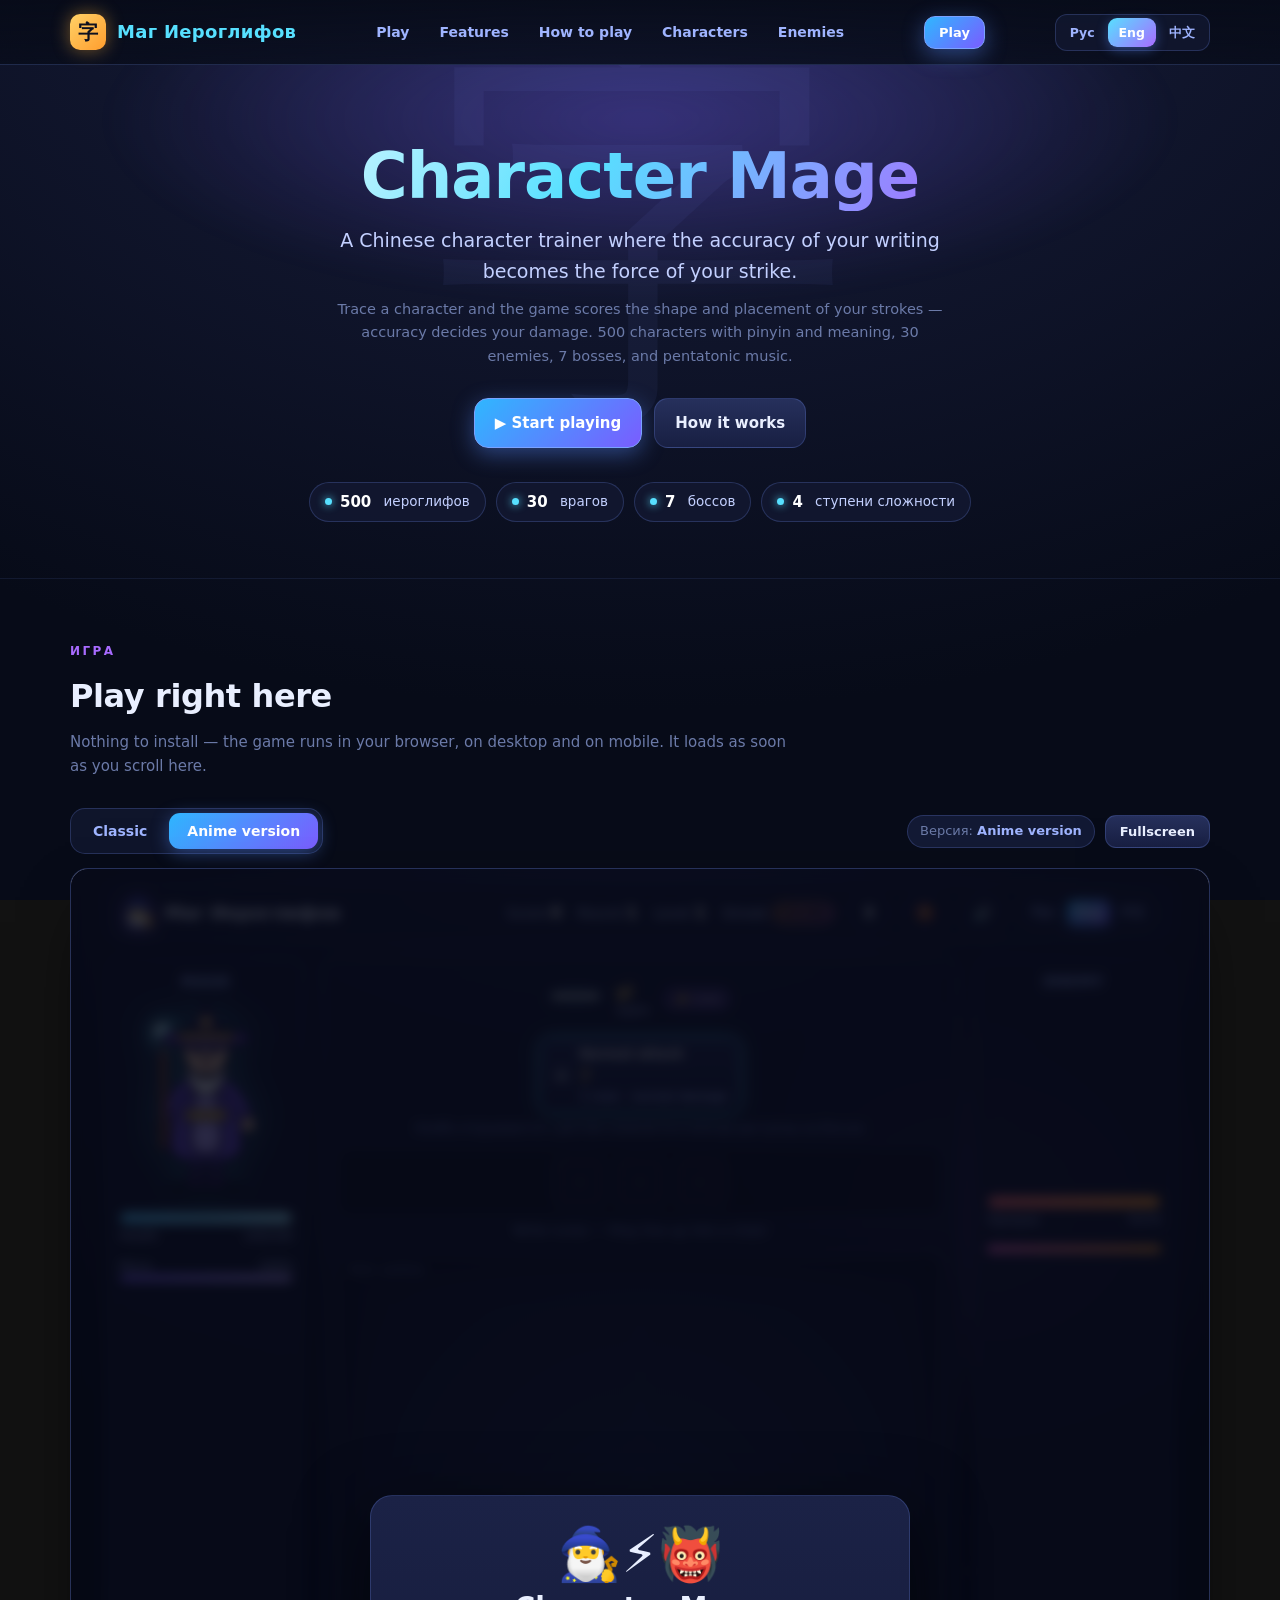
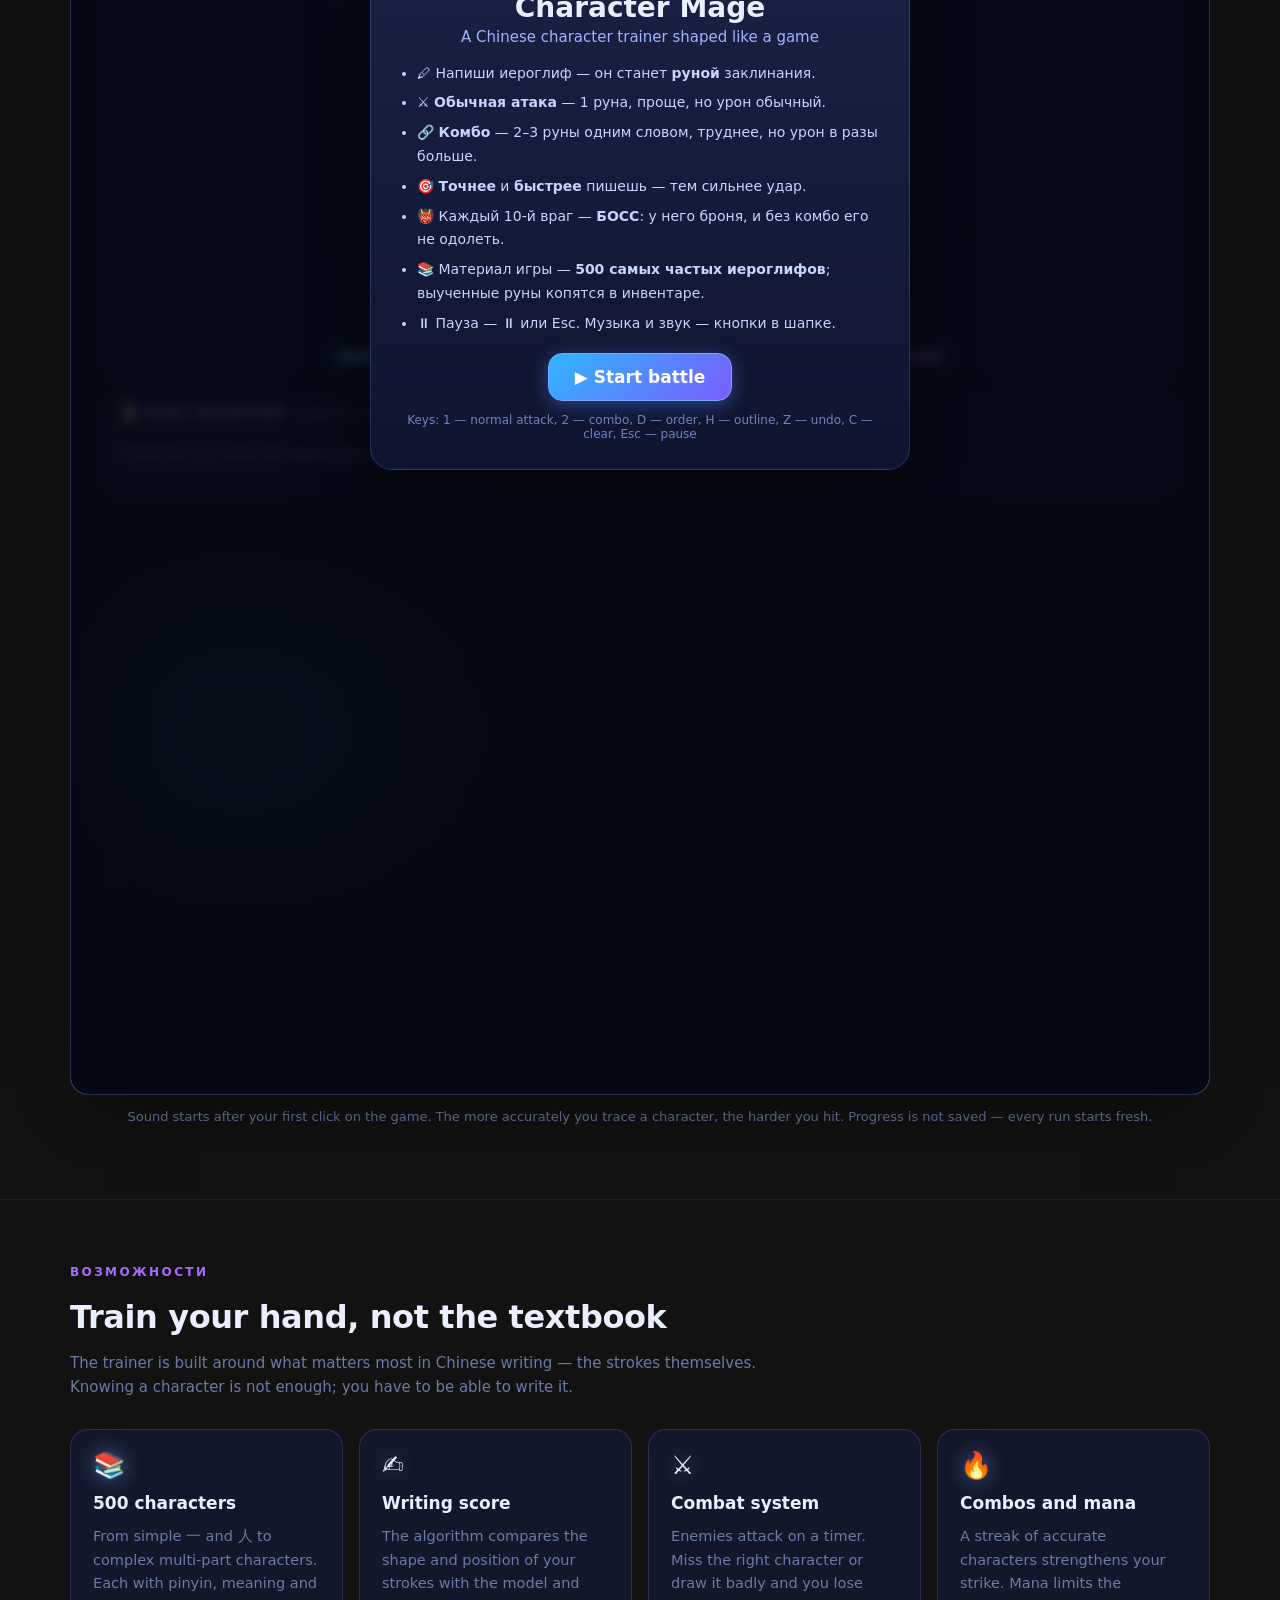
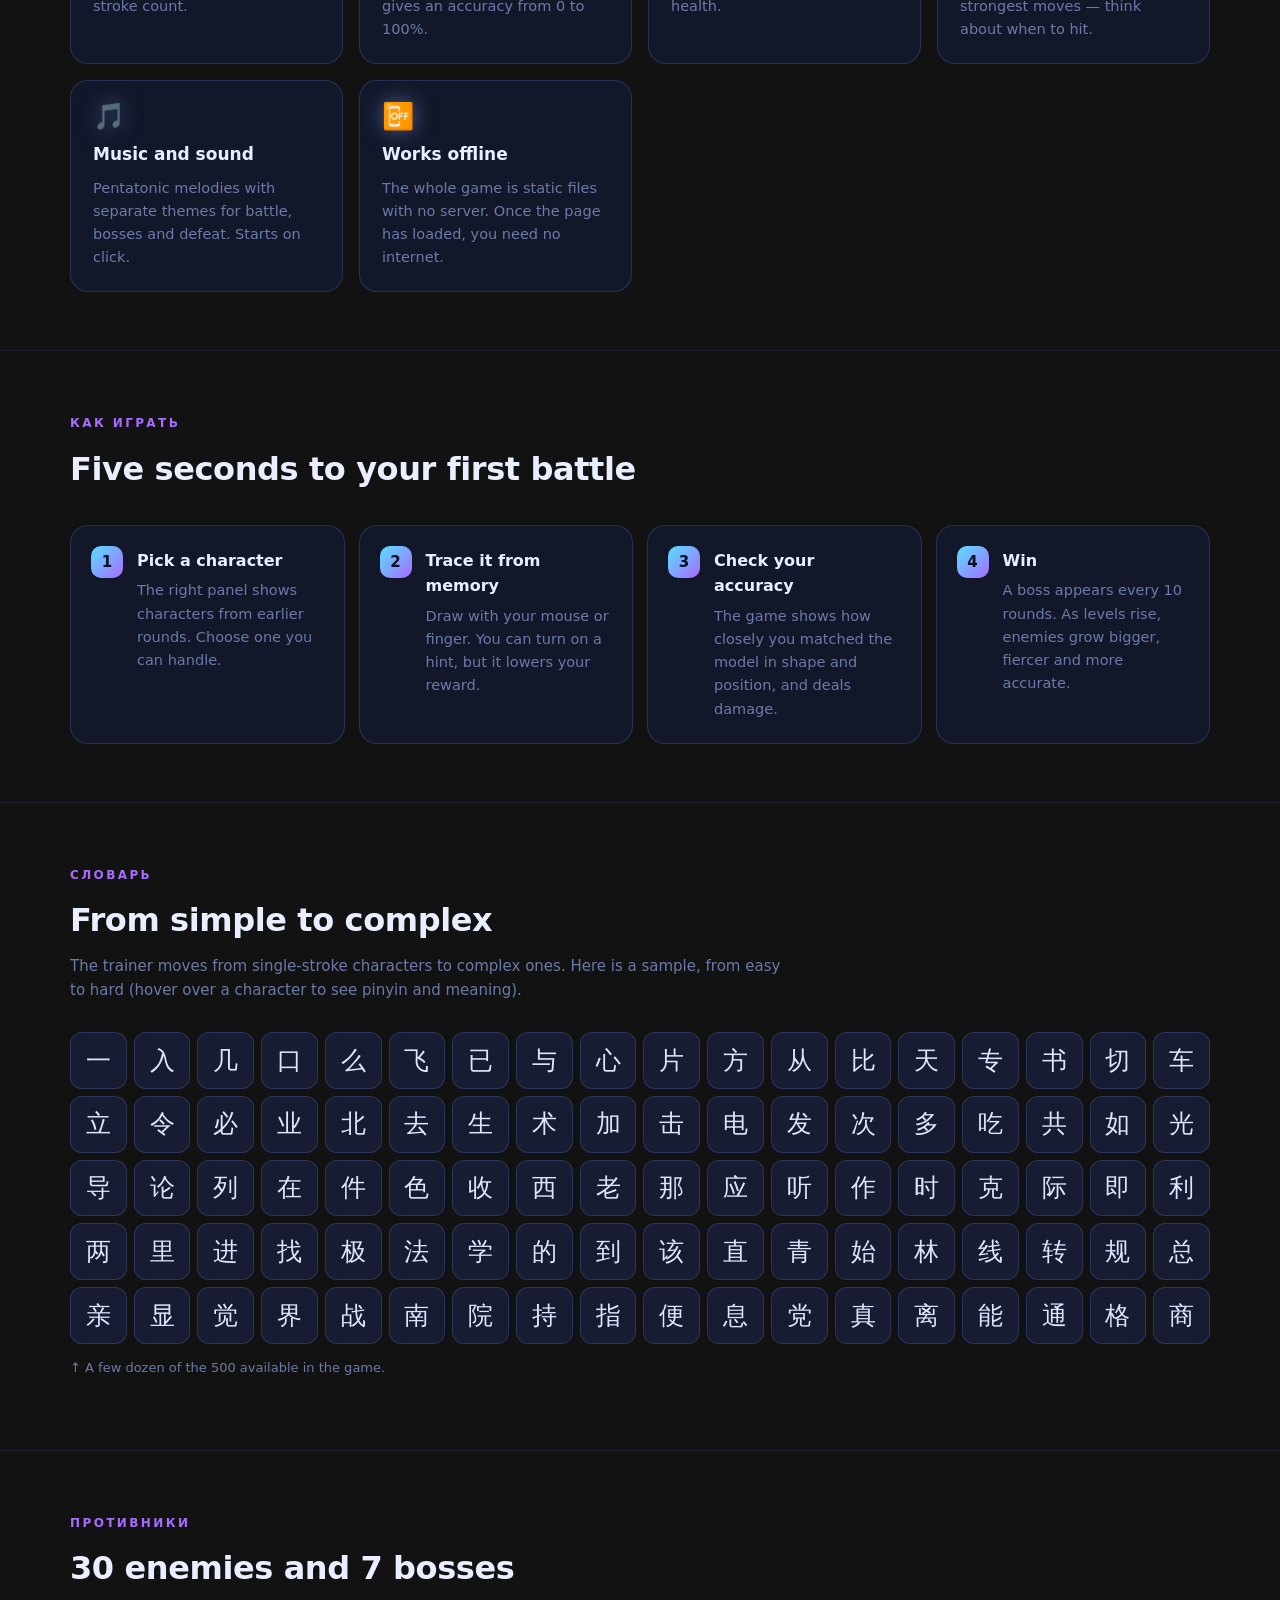
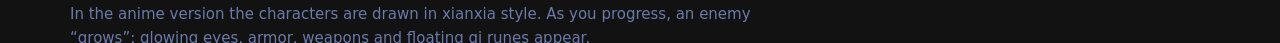
<file: index.html>
<!DOCTYPE html>
<html lang="ru">
<head>
<meta charset="UTF-8">
<meta name="viewport" content="width=device-width, initial-scale=1, viewport-fit=cover">
<title data-i18n="site.title">Маг Иероглифов — тренажёр китайских иероглифов с боевой системой</title>
<meta name="description" content="Онлайн-тренажёр китайских иероглифов: 500 знаков с пиньинь, рисование по памяти, оценка точности и боевая система с 30 врагами и 7 боссами.">
<meta name="description-i18n" content="site.desc">
<meta name="theme-color" content="#070b18">
<meta name="color-scheme" content="dark">
<meta property="og:type" content="website">
<meta property="og:title" content="Маг Иероглифов — тренажёр китайских иероглифов">
<meta property="og:description" content="500 иероглифов, рисование по памяти, оценка точности, 30 врагов и 7 боссов.">
<meta property="og:locale" content="ru_RU">
<link rel="icon" href="favicon.svg" type="image/svg+xml">
<link rel="stylesheet" href="css/style.css">
</head>
<body>

<!-- ================= ШАПКА ================= -->
<header class="site-header">
  <div class="wrap">
    <a class="brand" href="#top">
      <span class="seal" aria-hidden="true">字</span>
      <span>Маг Иероглифов</span>
    </a>
    <nav class="nav" aria-label="Основное меню">
      <a href="#play" data-i18n="nav.play">Играть</a>
      <a href="#features" data-i18n="nav.features">Возможности</a>
      <a href="#how" data-i18n="nav.how">Как играть</a>
      <a href="#chars" data-i18n="nav.chars">Иероглифы</a>
      <a href="#enemies" data-i18n="nav.enemies">Противники</a>
    </nav>
    <button class="btn primary small" data-jump-play data-i18n="nav.playBtn">Играть</button>
      <span class="langswitch" id="siteLang" role="group" data-i18n-aria="lang.switch" aria-label="Язык"><button class="langbtn" type="button" data-lang="ru" data-i18n="lang.ru">Рус</button><button class="langbtn" type="button" data-lang="en" data-i18n="lang.en">Eng</button><button class="langbtn" type="button" data-lang="zh" data-i18n="lang.zh">中文</button></span>
  </div>
</header>

<!-- ================= ГЕРОЙ ================= -->
<section class="hero" id="top">
  <div class="glowchar" aria-hidden="true">字</div>
  <div class="wrap hero-inner">
    <h1 data-i18n="hero.title">Маг Иероглифов</h1>
    <p class="lead" data-i18n="hero.lead">Тренажёр китайских иероглифов, где точность письма превращается в силу удара.</p>
    <p class="sub" data-i18n="hero.sub">Обведи знак — и игра оценит форму и расположение штрихов, а от точности зависит урон.
      500 иероглифов с пиньинь и переводом, 30 врагов, 7 боссов и пентатоническая музыка.</p>
    <div class="hero-actions">
      <button class="btn primary" data-jump-play data-i18n="hero.cta">▶&nbsp;Начать играть</button>
      <a class="btn" href="#how" data-i18n="hero.cta2">Как это работает</a>
    </div>
    <div class="badges">
      <span class="badge"><span class="dot"></span><b>500</b>&nbsp;иероглифов</span>
      <span class="badge"><span class="dot"></span><b>30</b>&nbsp;врагов</span>
      <span class="badge"><span class="dot"></span><b>7</b>&nbsp;боссов</span>
      <span class="badge"><span class="dot"></span><b>4</b>&nbsp;ступени сложности</span>
    </div>
  </div>
</section>

<!-- ================= ИГРА ================= -->
<section class="section" id="play">
  <div class="wrap">
    <div class="section-head">
      <span class="kicker">Игра</span>
      <h2 data-i18n="play.title">Играть прямо здесь</h2>
      <p data-i18n="play.text">Ничего устанавливать не нужно — игра работает в браузере, на компьютере и на телефоне.
         Она загрузится, когда вы прокрутите до этого места.</p>
    </div>

    <div class="game-bar">
      <div class="versions" role="tablist" aria-label="Версия игры">
        <button class="vbtn" role="tab" type="button" data-version="classic" data-i18n="play.classic">Классическая</button>
        <button class="vbtn" role="tab" type="button" data-version="anime" data-i18n="play.anime">Аниме-версия</button>
      </div>
      <div class="game-meta">
        <span class="pill">Версия: <b id="versionPill">Аниме-версия</b></span>
        <button class="btn small" id="fsBtn" type="button" data-i18n="play.fullscreen">Полный экран</button>
      </div>
    </div>

    <div class="frame-box" id="frameBox">
      <div class="frame-note">
        <div class="spinner" aria-hidden="true"></div>
        <div data-i18n="play.loading">Загрузка игры…</div>
      </div>
      <iframe id="gameFrame" title="Игра «Маг Иероглифов»" allow="autoplay; fullscreen"
        data-src-classic="game/classic/index.html"
        data-src-anime="game/anime/index.html"></iframe>
    </div>

    <p class="frame-hint" data-i18n="play.hint">Звук включается после первого клика по игре. Чем точнее обведёшь знак, тем сильнее удар.
       Прогресс не сохраняется — каждая партия начинается заново.</p>

    <noscript>
      <p class="frame-hint" data-i18n="play.noscript">Для встроенной игры нужен JavaScript. Можно открыть версию напрямую:
        <a href="game/classic/index.html">классическая</a> или
        <a href="game/anime/index.html">аниме-версия</a>.</p>
    </noscript>
  </div>
</section>

<!-- ================= ВОЗМОЖНОСТИ ================= -->
<section class="section" id="features">
  <div class="wrap">
    <div class="section-head">
      <span class="kicker">Возможности</span>
      <h2 data-i18n="feat.title">Учи руки, а не учебник</h2>
      <p data-i18n="feat.text">Тренажёр построен вокруг главного в китайском письме — начертания. Знак мало узнать, его надо уметь написать.</p>
    </div>
    <div class="grid f3">
      <div class="card"><span class="ico" aria-hidden="true">📚</span><h3 data-i18n="feat.f1.t">500 иероглифов</h3>
        <p data-i18n="feat.f1.d">От простых 一 и 人 до многосоставных знаков. У каждого — пиньинь, перевод и число штрихов.</p></div>
      <div class="card"><span class="ico" aria-hidden="true">✍️</span><h3 data-i18n="feat.f2.t">Оценка письма</h3>
        <p data-i18n="feat.f2.d">Алгоритм сравнивает форму и положение ваших штрихов с образцом и выставляет точность от 0 до 100%.</p></div>
      <div class="card"><span class="ico" aria-hidden="true">⚔️</span><h3 data-i18n="feat.f3.t">Боевая система</h3>
        <p data-i18n="feat.f3.d">Враги атакуют по таймеру. Не успел начертить верный знак или промахнулся — теряешь здоровье.</p></div>
      <div class="card"><span class="ico" aria-hidden="true">🔥</span><h3 data-i18n="feat.f4.t">Комбо и мана</h3>
        <p data-i18n="feat.f4.d">Серия точных знаков усиливает удар. Мана ограничивает самые мощные приёмы — думай, когда бить.</p></div>
      <div class="card"><span class="ico" aria-hidden="true">🎵</span><h3 data-i18n="feat.f5.t">Музыка и звук</h3>
        <p data-i18n="feat.f5.d">Мелодии на пентатонике, отдельные темы для боя, боссов и поражения. Включается по клику.</p></div>
      <div class="card"><span class="ico" aria-hidden="true">📴</span><h3 data-i18n="feat.f6.t">Работает офлайн</h3>
        <p data-i18n="feat.f6.d">Вся игра — статические файлы без серверной части. После загрузки страницы интернет не нужен.</p></div>
    </div>
  </div>
</section>

<!-- ================= КАК ИГРАТЬ ================= -->
<section class="section" id="how">
  <div class="wrap">
    <div class="section-head">
      <span class="kicker">Как играть</span>
      <h2 data-i18n="how.title">Пять секунд до первого боя</h2>
    </div>
    <div class="steps">
      <div class="step"><h3 data-i18n="how.s1.t">Выбери знак</h3>
        <p data-i18n="how.s1.d">На панели справа показаны иероглифы прошлых раундов. Выбирай тот, что по силам.</p></div>
      <div class="step"><h3 data-i18n="how.s2.t">Обведи по памяти</h3>
        <p data-i18n="how.s2.d">Рисуй мышью или пальцем в поле. Подсказку можно включить, но она снизит награду.</p></div>
      <div class="step"><h3 data-i18n="how.s3.t">Проверь точность</h3>
        <p data-i18n="how.s3.d">Игра покажет, насколько ты попал в образец по форме и по месту, и начислит урон.</p></div>
      <div class="step"><h3 data-i18n="how.s4.t">Побеждай</h3>
        <p data-i18n="how.s4.d">Каждые 10 ходов выходит босс. С уровнем противники становятся крупнее, злее и точнее бьют.</p></div>
    </div>
  </div>
</section>

<!-- ================= ИЕРОГЛИФЫ ================= -->
<section class="section" id="chars">
  <div class="wrap">
    <div class="section-head">
      <span class="kicker">Словарь</span>
      <h2 data-i18n="chars.title">От простого к сложному</h2>
      <p data-i18n="chars.text">Тренажёр ведёт от одноштриховых знаков к многосоставным. Вот выборка: от лёгких к трудным
         (наведи курсор на знак — появится пиньинь и перевод).</p>
    </div>
    <div class="charwall" id="charwall"><div class="char" data-t-ru="yī — , один, 1 штрих(ов)" data-t-en="yī — , one, 1 strokes" data-t-zh="yī — , 一, 1 画" title="yī — , один, 1 штрих(ов)">一</div>
<div class="char" data-t-ru="rù — , входить, 2 штрих(ов)" data-t-en="rù — , enter, 2 strokes" data-t-zh="rù — , 进入, 2 画" title="rù — , входить, 2 штрих(ов)">入</div>
<div class="char" data-t-ru="jǐ — , столик, 2 штрих(ов)" data-t-en="jǐ — , small table, 2 strokes" data-t-zh="jǐ — , 几；小桌, 2 画" title="jǐ — , столик, 2 штрих(ов)">几</div>
<div class="char" data-t-ru="kǒu — , рот, 3 штрих(ов)" data-t-en="kǒu — , mouth, 3 strokes" data-t-zh="kǒu — , 嘴, 3 画" title="kǒu — , рот, 3 штрих(ов)">口</div>
<div class="char" data-t-ru="me — , вопросительная частица, 3 штрих(ов)" data-t-en="me — , interrogative particle, 3 strokes" data-t-zh="me — , 助词，什么, 3 画" title="me — , вопросительная частица, 3 штрих(ов)">么</div>
<div class="char" data-t-ru="fēi — , летать, 3 штрих(ов)" data-t-en="fēi — , fly, 3 strokes" data-t-zh="fēi — , 飞, 3 画" title="fēi — , летать, 3 штрих(ов)">飞</div>
<div class="char" data-t-ru="yǐ — , уже, 3 штрих(ов)" data-t-en="yǐ — , already, 3 strokes" data-t-zh="yǐ — , 已经, 3 画" title="yǐ — , уже, 3 штрих(ов)">已</div>
<div class="char" data-t-ru="yǔ — , с, 3 штрих(ов)" data-t-en="yǔ — , and, 3 strokes" data-t-zh="yǔ — , 和, 3 画" title="yǔ — , с, 3 штрих(ов)">与</div>
<div class="char" data-t-ru="xīn — , сердце, 4 штрих(ов)" data-t-en="xīn — , heart, 4 strokes" data-t-zh="xīn — , 心, 4 画" title="xīn — , сердце, 4 штрих(ов)">心</div>
<div class="char" data-t-ru="piàn — , ломтик, 4 штрих(ов)" data-t-en="piàn — , slice, 4 strokes" data-t-zh="piàn — , 片, 4 画" title="piàn — , ломтик, 4 штрих(ов)">片</div>
<div class="char" data-t-ru="fāng — , сторона, 4 штрих(ов)" data-t-en="fāng — , a square, 4 strokes" data-t-zh="fāng — , 方形；方向, 4 画" title="fāng — , сторона, 4 штрих(ов)">方</div>
<div class="char" data-t-ru="cóng — , из, 4 штрих(ов)" data-t-en="cóng — , from, 4 strokes" data-t-zh="cóng — , 从, 4 画" title="cóng — , из, 4 штрих(ов)">从</div>
<div class="char" data-t-ru="bǐ — , сравнивать, 4 штрих(ов)" data-t-en="bǐ — , to compare, 4 strokes" data-t-zh="bǐ — , 比较, 4 画" title="bǐ — , сравнивать, 4 штрих(ов)">比</div>
<div class="char" data-t-ru="tiān — , небо, 4 штрих(ов)" data-t-en="tiān — , sky, 4 strokes" data-t-zh="tiān — , 天空, 4 画" title="tiān — , небо, 4 штрих(ов)">天</div>
<div class="char" data-t-ru="zhuān — , специальный, 4 штрих(ов)" data-t-en="zhuān — , monopolize, 4 strokes" data-t-zh="zhuān — , 专门, 4 画" title="zhuān — , специальный, 4 штрих(ов)">专</div>
<div class="char" data-t-ru="shū — , книга, 4 штрих(ов)" data-t-en="shū — , book, 4 strokes" data-t-zh="shū — , 书, 4 画" title="shū — , книга, 4 штрих(ов)">书</div>
<div class="char" data-t-ru="qiè — , резать, 4 штрих(ов)" data-t-en="qiè — , cut, 4 strokes" data-t-zh="qiè — , 切, 4 画" title="qiè — , резать, 4 штрих(ов)">切</div>
<div class="char" data-t-ru="chē — , повозка, 4 штрих(ов)" data-t-en="chē — , cart, 4 strokes" data-t-zh="chē — , 车, 4 画" title="chē — , повозка, 4 штрих(ов)">车</div>
<div class="char" data-t-ru="lì — , стоять, 5 штрих(ов)" data-t-en="lì — , stand, 5 strokes" data-t-zh="lì — , 站立, 5 画" title="lì — , стоять, 5 штрих(ов)">立</div>
<div class="char" data-t-ru="lìng — , приказ, 5 штрих(ов)" data-t-en="lìng — , cause; command, 5 strokes" data-t-zh="lìng — , 命令, 5 画" title="lìng — , приказ, 5 штрих(ов)">令</div>
<div class="char" data-t-ru="bì — , обязательно, 5 штрих(ов)" data-t-en="bì — , surely, 5 strokes" data-t-zh="bì — , 必须, 5 画" title="bì — , обязательно, 5 штрих(ов)">必</div>
<div class="char" data-t-ru="yè — , занятие, 5 штрих(ов)" data-t-en="yè — , profession, 5 strokes" data-t-zh="yè — , 行业, 5 画" title="yè — , занятие, 5 штрих(ов)">业</div>
<div class="char" data-t-ru="běi — , север, 5 штрих(ов)" data-t-en="běi — , north, 5 strokes" data-t-zh="běi — , 北, 5 画" title="běi — , север, 5 штрих(ов)">北</div>
<div class="char" data-t-ru="qù — , уходить, 5 штрих(ов)" data-t-en="qù — , go away, 5 strokes" data-t-zh="qù — , 去, 5 画" title="qù — , уходить, 5 штрих(ов)">去</div>
<div class="char" data-t-ru="shēng — , рождаться, 5 штрих(ов)" data-t-en="shēng — , life, 5 strokes" data-t-zh="shēng — , 生长, 5 画" title="shēng — , рождаться, 5 штрих(ов)">生</div>
<div class="char" data-t-ru="shù — , искусство, 5 штрих(ов)" data-t-en="shù — , art, 5 strokes" data-t-zh="shù — , 技术, 5 画" title="shù — , искусство, 5 штрих(ов)">术</div>
<div class="char" data-t-ru="jiā — , добавлять, 5 штрих(ов)" data-t-en="jiā — , add to, 5 strokes" data-t-zh="jiā — , 加, 5 画" title="jiā — , добавлять, 5 штрих(ов)">加</div>
<div class="char" data-t-ru="jī — , ударять, 5 штрих(ов)" data-t-en="jī — , strike, 5 strokes" data-t-zh="jī — , 击打, 5 画" title="jī — , ударять, 5 штрих(ов)">击</div>
<div class="char" data-t-ru="diàn — , электричество, 5 штрих(ов)" data-t-en="diàn — , electricity, 5 strokes" data-t-zh="diàn — , 电, 5 画" title="diàn — , электричество, 5 штрих(ов)">电</div>
<div class="char" data-t-ru="fā — , отправлять, 5 штрих(ов)" data-t-en="fā — , issue, 5 strokes" data-t-zh="fā — , 发出, 5 画" title="fā — , отправлять, 5 штрих(ов)">发</div>
<div class="char" data-t-ru="cì — , раз, 6 штрих(ов)" data-t-en="cì — , order, 6 strokes" data-t-zh="cì — , 次, 6 画" title="cì — , раз, 6 штрих(ов)">次</div>
<div class="char" data-t-ru="duō — , много, 6 штрих(ов)" data-t-en="duō — , much, 6 strokes" data-t-zh="duō — , 多, 6 画" title="duō — , много, 6 штрих(ов)">多</div>
<div class="char" data-t-ru="chī — , есть, 6 штрих(ов)" data-t-en="chī — , eat, 6 strokes" data-t-zh="chī — , 吃, 6 画" title="chī — , есть, 6 штрих(ов)">吃</div>
<div class="char" data-t-ru="gòng — , вместе, 6 штрих(ов)" data-t-en="gòng — , together with, 6 strokes" data-t-zh="gòng — , 共同, 6 画" title="gòng — , вместе, 6 штрих(ов)">共</div>
<div class="char" data-t-ru="rú — , если, 6 штрих(ов)" data-t-en="rú — , if, 6 strokes" data-t-zh="rú — , 如果, 6 画" title="rú — , если, 6 штрих(ов)">如</div>
<div class="char" data-t-ru="guāng — , свет, 6 штрих(ов)" data-t-en="guāng — , light, 6 strokes" data-t-zh="guāng — , 光, 6 画" title="guāng — , свет, 6 штрих(ов)">光</div>
<div class="char" data-t-ru="dǎo — , вести, 6 штрих(ов)" data-t-en="dǎo — , direct, 6 strokes" data-t-zh="dǎo — , 引导, 6 画" title="dǎo — , вести, 6 штрих(ов)">导</div>
<div class="char" data-t-ru="lùn — , обсуждать, 6 штрих(ов)" data-t-en="lùn — , debate, 6 strokes" data-t-zh="lùn — , 争论, 6 画" title="lùn — , обсуждать, 6 штрих(ов)">论</div>
<div class="char" data-t-ru="liè — , ряд, 6 штрих(ов)" data-t-en="liè — , a line, 6 strokes" data-t-zh="liè — , 排列, 6 画" title="liè — , ряд, 6 штрих(ов)">列</div>
<div class="char" data-t-ru="zài — , находиться, 6 штрих(ов)" data-t-en="zài — , be at, 6 strokes" data-t-zh="zài — , 在, 6 画" title="zài — , находиться, 6 штрих(ов)">在</div>
<div class="char" data-t-ru="jiàn — , предмет, 6 штрих(ов)" data-t-en="jiàn — , numerary adjunct for article, 6 strokes" data-t-zh="jiàn — , 件, 6 画" title="jiàn — , предмет, 6 штрих(ов)">件</div>
<div class="char" data-t-ru="sè — , цвет, 6 штрих(ов)" data-t-en="sè — , color, 6 strokes" data-t-zh="sè — , 颜色, 6 画" title="sè — , цвет, 6 штрих(ов)">色</div>
<div class="char" data-t-ru="shōu — , собирать, 6 штрих(ов)" data-t-en="shōu — , gather together, 6 strokes" data-t-zh="shōu — , 收, 6 画" title="shōu — , собирать, 6 штрих(ов)">收</div>
<div class="char" data-t-ru="xī — , запад, 6 штрих(ов)" data-t-en="xī — , west(ern), 6 strokes" data-t-zh="xī — , 西, 6 画" title="xī — , запад, 6 штрих(ов)">西</div>
<div class="char" data-t-ru="lǎo — , старый, 6 штрих(ов)" data-t-en="lǎo — , old, 6 strokes" data-t-zh="lǎo — , 老, 6 画" title="lǎo — , старый, 6 штрих(ов)">老</div>
<div class="char" data-t-ru="nà — , тот, 6 штрих(ов)" data-t-en="nà — , that, 6 strokes" data-t-zh="nà — , 那, 6 画" title="nà — , тот, 6 штрих(ов)">那</div>
<div class="char" data-t-ru="yīng — , следует, 7 штрих(ов)" data-t-en="yīng — , should, 7 strokes" data-t-zh="yīng — , 应当, 7 画" title="yīng — , следует, 7 штрих(ов)">应</div>
<div class="char" data-t-ru="tīng — , слушать, 7 штрих(ов)" data-t-en="tīng — , hear, 7 strokes" data-t-zh="tīng — , 听, 7 画" title="tīng — , слушать, 7 штрих(ов)">听</div>
<div class="char" data-t-ru="zuò — , делать, 7 штрих(ов)" data-t-en="zuò — , make, 7 strokes" data-t-zh="zuò — , 做, 7 画" title="zuò — , делать, 7 штрих(ов)">作</div>
<div class="char" data-t-ru="shí — , время, 7 штрих(ов)" data-t-en="shí — , time, 7 strokes" data-t-zh="shí — , 时间, 7 画" title="shí — , время, 7 штрих(ов)">时</div>
<div class="char" data-t-ru="kè — , грамм, 7 штрих(ов)" data-t-en="kè — , gram, 7 strokes" data-t-zh="kè — , 克, 7 画" title="kè — , грамм, 7 штрих(ов)">克</div>
<div class="char" data-t-ru="jì — , рубеж, 7 штрих(ов)" data-t-en="jì — , border, 7 strokes" data-t-zh="jì — , 边际, 7 画" title="jì — , рубеж, 7 штрих(ов)">际</div>
<div class="char" data-t-ru="jí — , тотчас, 7 штрих(ов)" data-t-en="jí — , promptly, 7 strokes" data-t-zh="jí — , 立即, 7 画" title="jí — , тотчас, 7 штрих(ов)">即</div>
<div class="char" data-t-ru="lì — , выгода, 7 штрих(ов)" data-t-en="lì — , gains, 7 strokes" data-t-zh="lì — , 利益, 7 画" title="lì — , выгода, 7 штрих(ов)">利</div>
<div class="char" data-t-ru="liǎng — , два, 7 штрих(ов)" data-t-en="liǎng — , two, 7 strokes" data-t-zh="liǎng — , 两, 7 画" title="liǎng — , два, 7 штрих(ов)">两</div>
<div class="char" data-t-ru="lǐ — , внутри, 7 штрих(ов)" data-t-en="lǐ — , unit of distance, 7 strokes" data-t-zh="lǐ — , 里边, 7 画" title="lǐ — , внутри, 7 штрих(ов)">里</div>
<div class="char" data-t-ru="jìn — , входить, 7 штрих(ов)" data-t-en="jìn — , advance, 7 strokes" data-t-zh="jìn — , 进去, 7 画" title="jìn — , входить, 7 штрих(ов)">进</div>
<div class="char" data-t-ru="zhǎo — , искать, 7 штрих(ов)" data-t-en="zhǎo — , search, 7 strokes" data-t-zh="zhǎo — , 寻找, 7 画" title="zhǎo — , искать, 7 штрих(ов)">找</div>
<div class="char" data-t-ru="jí — , крайний, 7 штрих(ов)" data-t-en="jí — , extreme, 7 strokes" data-t-zh="jí — , 极, 7 画" title="jí — , крайний, 7 штрих(ов)">极</div>
<div class="char" data-t-ru="fǎ — , закон, 8 штрих(ов)" data-t-en="fǎ — , law, 8 strokes" data-t-zh="fǎ — , 法律, 8 画" title="fǎ — , закон, 8 штрих(ов)">法</div>
<div class="char" data-t-ru="xué — , учиться, 8 штрих(ов)" data-t-en="xué — , learning, 8 strokes" data-t-zh="xué — , 学习, 8 画" title="xué — , учиться, 8 штрих(ов)">学</div>
<div class="char" data-t-ru="de — , притяжательная частица, 8 штрих(ов)" data-t-en="de — , possessive, 8 strokes" data-t-zh="de — , 助词，表示所属, 8 画" title="de — , притяжательная частица, 8 штрих(ов)">的</div>
<div class="char" data-t-ru="dào — , прибывать, 8 штрих(ов)" data-t-en="dào — , go to, 8 strokes" data-t-zh="dào — , 抵达, 8 画" title="dào — , прибывать, 8 штрих(ов)">到</div>
<div class="char" data-t-ru="gāi — , следует, 8 штрих(ов)" data-t-en="gāi — , should, 8 strokes" data-t-zh="gāi — , 该当, 8 画" title="gāi — , следует, 8 штрих(ов)">该</div>
<div class="char" data-t-ru="zhí — , прямой, 8 штрих(ов)" data-t-en="zhí — , straight, 8 strokes" data-t-zh="zhí — , 直, 8 画" title="zhí — , прямой, 8 штрих(ов)">直</div>
<div class="char" data-t-ru="qīng — , синий, 8 штрих(ов)" data-t-en="qīng — , blue, 8 strokes" data-t-zh="qīng — , 青色, 8 画" title="qīng — , синий, 8 штрих(ов)">青</div>
<div class="char" data-t-ru="shǐ — , начинать, 8 штрих(ов)" data-t-en="shǐ — , begin, 8 strokes" data-t-zh="shǐ — , 开始, 8 画" title="shǐ — , начинать, 8 штрих(ов)">始</div>
<div class="char" data-t-ru="lín — , лес, 8 штрих(ов)" data-t-en="lín — , forest, 8 strokes" data-t-zh="lín — , 树林, 8 画" title="lín — , лес, 8 штрих(ов)">林</div>
<div class="char" data-t-ru="xiàn — , линия, 8 штрих(ов)" data-t-en="xiàn — , line, 8 strokes" data-t-zh="xiàn — , 线, 8 画" title="xiàn — , линия, 8 штрих(ов)">线</div>
<div class="char" data-t-ru="zhuǎn — , поворачивать, 8 штрих(ов)" data-t-en="zhuǎn — , shift, 8 strokes" data-t-zh="zhuǎn — , 转, 8 画" title="zhuǎn — , поворачивать, 8 штрих(ов)">转</div>
<div class="char" data-t-ru="guī — , правило, 8 штрих(ов)" data-t-en="guī — , rules, 8 strokes" data-t-zh="guī — , 规矩, 8 画" title="guī — , правило, 8 штрих(ов)">规</div>
<div class="char" data-t-ru="zǒng — , общий, 9 штрих(ов)" data-t-en="zǒng — , collect, 9 strokes" data-t-zh="zǒng — , 总共, 9 画" title="zǒng — , общий, 9 штрих(ов)">总</div>
<div class="char" data-t-ru="qīn — , родной, 9 штрих(ов)" data-t-en="qīn — , relatives, 9 strokes" data-t-zh="qīn — , 亲人, 9 画" title="qīn — , родной, 9 штрих(ов)">亲</div>
<div class="char" data-t-ru="xiǎn — , являть, 9 штрих(ов)" data-t-en="xiǎn — , manifest, 9 strokes" data-t-zh="xiǎn — , 显现, 9 画" title="xiǎn — , являть, 9 штрих(ов)">显</div>
<div class="char" data-t-ru="jué — , чувствовать, 9 штрих(ов)" data-t-en="jué — , to wake up from sleep, 9 strokes" data-t-zh="jué — , 感觉, 9 画" title="jué — , чувствовать, 9 штрих(ов)">觉</div>
<div class="char" data-t-ru="jiè — , граница, 9 штрих(ов)" data-t-en="jiè — , boundary, 9 strokes" data-t-zh="jiè — , 界限, 9 画" title="jiè — , граница, 9 штрих(ов)">界</div>
<div class="char" data-t-ru="zhàn — , война, 9 штрих(ов)" data-t-en="zhàn — , war, 9 strokes" data-t-zh="zhàn — , 战争, 9 画" title="zhàn — , война, 9 штрих(ов)">战</div>
<div class="char" data-t-ru="nán — , юг, 9 штрих(ов)" data-t-en="nán — , south, 9 strokes" data-t-zh="nán — , 南, 9 画" title="nán — , юг, 9 штрих(ов)">南</div>
<div class="char" data-t-ru="yuàn — , двор, 9 штрих(ов)" data-t-en="yuàn — , courtyard, 9 strokes" data-t-zh="yuàn — , 院子, 9 画" title="yuàn — , двор, 9 штрих(ов)">院</div>
<div class="char" data-t-ru="chí — , держать, 9 штрих(ов)" data-t-en="chí — , sustain, 9 strokes" data-t-zh="chí — , 保持, 9 画" title="chí — , держать, 9 штрих(ов)">持</div>
<div class="char" data-t-ru="zhǐ — , палец, 9 штрих(ов)" data-t-en="zhǐ — , finger, 9 strokes" data-t-zh="zhǐ — , 手指, 9 画" title="zhǐ — , палец, 9 штрих(ов)">指</div>
<div class="char" data-t-ru="biàn — , удобный, 9 штрих(ов)" data-t-en="biàn — , convenience, 9 strokes" data-t-zh="biàn — , 方便, 9 画" title="biàn — , удобный, 9 штрих(ов)">便</div>
<div class="char" data-t-ru="xī — , отдых, 10 штрих(ов)" data-t-en="xī — , rest, 10 strokes" data-t-zh="xī — , 休息, 10 画" title="xī — , отдых, 10 штрих(ов)">息</div>
<div class="char" data-t-ru="dǎng — , партия, 10 штрих(ов)" data-t-en="dǎng — , political party, 10 strokes" data-t-zh="dǎng — , 政党, 10 画" title="dǎng — , партия, 10 штрих(ов)">党</div>
<div class="char" data-t-ru="zhēn — , настоящий, 10 штрих(ов)" data-t-en="zhēn — , real, 10 strokes" data-t-zh="zhēn — , 真, 10 画" title="zhēn — , настоящий, 10 штрих(ов)">真</div>
<div class="char" data-t-ru="lí — , расставаться, 10 штрих(ов)" data-t-en="lí — , rare beast, 10 strokes" data-t-zh="lí — , 离开, 10 画" title="lí — , расставаться, 10 штрих(ов)">离</div>
<div class="char" data-t-ru="néng — , мочь, 10 штрих(ов)" data-t-en="néng — , to be able, 10 strokes" data-t-zh="néng — , 能够, 10 画" title="néng — , мочь, 10 штрих(ов)">能</div>
<div class="char" data-t-ru="tōng — , проходить, 10 штрих(ов)" data-t-en="tōng — , pass through, 10 strokes" data-t-zh="tōng — , 通过, 10 画" title="tōng — , проходить, 10 штрих(ов)">通</div>
<div class="char" data-t-ru="gé — , образец, 10 штрих(ов)" data-t-en="gé — , pattern, 10 strokes" data-t-zh="gé — , 格式, 10 画" title="gé — , образец, 10 штрих(ов)">格</div>
<div class="char" data-t-ru="shāng — , торговля, 11 штрих(ов)" data-t-en="shāng — , commerce, 11 strokes" data-t-zh="shāng — , 商业, 11 画" title="shāng — , торговля, 11 штрих(ов)">商</div></div>
    <p class="charwall-note" data-i18n="chars.note">↑ Несколько десятков из 500 доступных в игре.</p>
  </div>
</section>

<!-- ================= ПРОТИВНИКИ ================= -->
<section class="section" id="enemies">
  <div class="wrap">
    <div class="section-head">
      <span class="kicker">Противники</span>
      <h2 data-i18n="enemies.title">30 врагов и 7 боссов</h2>
      <p data-i18n="enemies.text">В аниме-версии облики нарисованы в стиле сянься. По мере прохождения враг «растёт»:
         появляются светящиеся глаза, доспехи, оружие и парящие руны ци.</p>
    </div>
    <div class="showcase" id="showcase"><div class="show-item" data-ru="Лисёнок-оборотень" data-en="Fox Spirit Cub" data-zh="狐妖幼崽"
       data-note-ru="лесная нечисть" data-note-en="forest spirits" data-note-zh="林中妖物"
       data-stage-ru="ступень 1" data-stage-en="stage 1" data-stage-zh="第 1 阶">
        <div class="art" aria-hidden="true"><svg viewBox="0 0 210 236" class="charSvg" aria-hidden="true">
  <ellipse class="c-shadow" cx="105" cy="224" rx="42" ry="10" fill="rgba(0,0,0,.30)"/>
  
  <g class="c-body">
    <g class="c-tail">
      <path d="M148 168 q42 -6 44 -42 q-20 20 -46 22 z" fill="#ff9d4d" stroke="#7a3d10" stroke-width="4" stroke-linejoin="round"/>
      <path d="M186 130 q-14 12 -34 16" fill="none" stroke="#fff3d6" stroke-width="5" stroke-linecap="round"/>
    </g>
    <g class="c-leg-l"><rect x="76" y="176" width="18" height="34" rx="8" fill="#ff9d4d" stroke="#7a3d10" stroke-width="4"/></g>
    <g class="c-leg-r"><rect x="116" y="176" width="18" height="34" rx="8" fill="#ff9d4d" stroke="#7a3d10" stroke-width="4"/></g>
    <ellipse cx="105" cy="150" rx="34" ry="38" fill="#ffb86b" stroke="#7a3d10" stroke-width="4"/>
    <path d="M79 140 q-6 22 6 34 q10 -8 8 -30 z" fill="#ffe9c9" stroke="#7a3d10" stroke-width="3"/>
    <g class="c-head">
      <path d="M74 62 l-10 -34 30 18 z" fill="#ff9d4d" stroke="#7a3d10" stroke-width="4" stroke-linejoin="round"/>
      <path d="M136 62 l10 -34 -30 18 z" fill="#ff9d4d" stroke="#7a3d10" stroke-width="4" stroke-linejoin="round"/>
      <path d="M70 56 l-4 -20 18 12 z" fill="#ffd9b0"/>
      <path d="M140 56 l4 -20 -18 12 z" fill="#ffd9b0"/>
      <ellipse cx="105" cy="92" rx="38" ry="34" fill="#ffc98a" stroke="#7a3d10" stroke-width="4"/>
      <ellipse cx="105" cy="108" rx="18" ry="13" fill="#fff3d6" stroke="#7a3d10" stroke-width="3"/>
      <path d="M99 104 l6 7 6 -7 z" fill="#4a2a10"/>
      
    <g>
      <ellipse cx="90" cy="88" rx="9" ry="10.35" fill="#141a33"/>
      <ellipse cx="120" cy="88" rx="9" ry="10.35" fill="#141a33"/>
      <ellipse cx="90" cy="88" rx="6.4799999999999995" ry="7.74" fill="#ff8a2b"/>
      <ellipse cx="120" cy="88" rx="6.4799999999999995" ry="7.74" fill="#ff8a2b"/>
      <circle cx="87.75" cy="84.85" r="2.6999999999999997" fill="#ffffff" opacity=".95"/>
      <circle cx="117.75" cy="84.85" r="2.6999999999999997" fill="#ffffff" opacity=".95"/>
      <circle cx="92.7" cy="91.6" r="1.44" fill="#ffffff" opacity=".6"/>
      <circle cx="122.7" cy="91.6" r="1.44" fill="#ffffff" opacity=".6"/>
    </g>
      
    <path d="M77 72 q13 -8 26 -2" fill="none" stroke="#7a3d10" stroke-width="3.4" stroke-linecap="round"/>
    <path d="M133 72 q-13 -8 -26 -2" fill="none" stroke="#7a3d10" stroke-width="3.4" stroke-linecap="round"/>
      <path d="M97 116 q8 7 16 0" fill="none" stroke="#4a2a10" stroke-width="2.6" stroke-linecap="round"/>
      <g class="c-whisk"><path d="M60 104 l-24 -7 M60 112 l-24 3" stroke="#7a3d10" stroke-width="3" stroke-linecap="round"/>
      <path d="M150 104 l24 -7 M150 112 l24 3" stroke="#7a3d10" stroke-width="3" stroke-linecap="round"/></g>
    </g>
    
    
  </g>
</svg></div>
        <b>Лисёнок-оборотень</b>
        <span>лесная нечисть</span>
        <em>ступень 1</em>
      </div>
<div class="show-item" data-ru="Карп-дракон" data-en="Dragon Koi" data-zh="锦鲤化龙"
       data-note-ru="водные твари" data-note-en="water creatures" data-note-zh="水中精怪"
       data-stage-ru="ступень 2" data-stage-en="stage 2" data-stage-zh="第 2 阶">
        <div class="art" aria-hidden="true"><svg viewBox="0 0 226 206" class="charSvg" aria-hidden="true">
  <ellipse class="c-shadow" cx="113" cy="192" rx="46" ry="10" fill="rgba(0,0,0,.30)"/>
  <g class="c-aura"><ellipse cx="113" cy="100" rx="74" ry="79.92" fill="none" stroke="#6bd5ff" stroke-width="3.0" opacity="0.30"/></g>
  <g class="c-body">
    <g class="c-tail"><path d="M188 100 q30 -24 32 -46 q-24 10 -40 30 q-14 -18 -18 -38 q-8 26 4 54 z" fill="#ffe0e8" stroke="#2a5a8a" stroke-width="4" stroke-linejoin="round"/></g>
    <ellipse cx="106" cy="104" rx="62" ry="34" fill="#ffd0d8" stroke="#2a5a8a" stroke-width="4"/>
    <path d="M60 92 q46 -22 92 0" fill="none" stroke="#ff8fa8" stroke-width="9" opacity=".8"/>
    <path d="M56 112 q50 -20 100 2" fill="none" stroke="#ff8fa8" stroke-width="7" opacity=".6"/>
    <g class="c-fin-t"><path d="M86 74 q18 -30 42 -14 q-22 6 -30 22 z" fill="#a8e6ff" stroke="#2a5a8a" stroke-width="3"/></g>
    <g class="c-fin-b"><path d="M84 134 q20 28 44 14 q-24 -6 -32 -22 z" fill="#a8e6ff" stroke="#2a5a8a" stroke-width="3"/></g>
    <g class="c-head">
      <path d="M52 104 q-26 -4 -34 -18 q22 -6 34 4 z" fill="#ffe0e8" stroke="#2a5a8a" stroke-width="3"/>
      
    <g>
      <ellipse cx="74" cy="96" rx="8" ry="9.2" fill="#141a33"/>
      <ellipse cx="94" cy="96" rx="8" ry="9.2" fill="#141a33"/>
      <ellipse cx="74" cy="96" rx="5.76" ry="6.88" fill="#2a8ac8"/>
      <ellipse cx="94" cy="96" rx="5.76" ry="6.88" fill="#2a8ac8"/>
      <circle cx="72" cy="93.2" r="2.4" fill="#ffffff" opacity=".95"/>
      <circle cx="92" cy="93.2" r="2.4" fill="#ffffff" opacity=".95"/>
      <circle cx="76.4" cy="99.2" r="1.28" fill="#ffffff" opacity=".6"/>
      <circle cx="96.4" cy="99.2" r="1.28" fill="#ffffff" opacity=".6"/>
    </g>
      <path d="M60 116 q10 8 22 2" fill="none" stroke="#2a5a8a" stroke-width="3" stroke-linecap="round"/>
      <g class="c-whisk"><path d="M44 108 q-18 6 -26 16 M46 116 q-16 12 -20 24" stroke="#2a5a8a" stroke-width="3" stroke-linecap="round" fill="none"/></g>
      <g class="c-horn"><path d="M70 72 l-6 -26 16 16 z" fill="#ffd166" stroke="#8a5a00" stroke-width="3"/></g>
      
    </g>
    
    
  </g>
</svg></div>
        <b>Карп-дракон</b>
        <span>водные твари</span>
        <em>ступень 2</em>
      </div>
<div class="show-item" data-ru="Тигр-полководец" data-en="Tiger General" data-zh="虎将军"
       data-note-ru="горные духи" data-note-en="mountain spirits" data-note-zh="山中灵兽"
       data-stage-ru="ступень 3" data-stage-en="stage 3" data-stage-zh="第 3 阶">
        <div class="art" aria-hidden="true"><svg viewBox="0 0 220 232" class="charSvg" aria-hidden="true">
  <ellipse class="c-shadow" cx="110" cy="220" rx="50" ry="11" fill="rgba(0,0,0,.30)"/>
  <g class="c-aura"><ellipse cx="110" cy="116" rx="74" ry="79.92" fill="none" stroke="#ffd166" stroke-width="3.0" opacity="0.30"/><ellipse cx="110" cy="116" rx="90" ry="97.2" fill="none" stroke="#ffd166" stroke-width="2.4" opacity="0.23"/></g>
  <g class="c-body">
    <g class="c-tail"><path d="M152 158 q44 -2 42 -44 q-14 22 -42 26 z" fill="#e8a83a" stroke="#5a3a10" stroke-width="4" stroke-linejoin="round"/>
      <path d="M180 128 q10 -10 14 -22" stroke="#3a2410" stroke-width="7" stroke-linecap="round"/></g>
    <g class="c-leg-l"><rect x="78" y="172" width="22" height="40" rx="9" fill="#e8a83a" stroke="#5a3a10" stroke-width="4"/></g>
    <g class="c-leg-r"><rect x="120" y="172" width="22" height="40" rx="9" fill="#e8a83a" stroke="#5a3a10" stroke-width="4"/></g>
    <ellipse cx="110" cy="146" rx="38" ry="40" fill="#f5c451" stroke="#5a3a10" stroke-width="4"/>
    <path d="M76 128 l14 -10 M144 128 l-14 -10 M78 156 l16 -6 M142 156 l-16 -6" stroke="#3a2410" stroke-width="6" stroke-linecap="round"/>
    <g class="c-arm-l"><path d="M76 132 q-28 12 -32 44" fill="none" stroke="#e8a83a" stroke-width="14" stroke-linecap="round"/></g>
    <g class="c-arm-r"><path d="M144 132 q28 12 32 44" fill="none" stroke="#e8a83a" stroke-width="14" stroke-linecap="round"/></g>
    <g class="c-head">
      <path d="M74 74 l-8 -28 24 14 z" fill="#f5c451" stroke="#5a3a10" stroke-width="4" stroke-linejoin="round"/>
      <path d="M146 74 l8 -28 -24 14 z" fill="#f5c451" stroke="#5a3a10" stroke-width="4" stroke-linejoin="round"/>
      <path d="M70 62 l4 -14 12 8 z" fill="#ff8a8a"/><path d="M150 62 l-4 -14 -12 8 z" fill="#ff8a8a"/>
      <ellipse cx="110" cy="92" rx="44" ry="36" fill="#f5c451" stroke="#5a3a10" stroke-width="4"/>
      <path d="M84 62 l6 12 M136 62 l-6 12 M92 70 l6 10 M128 70 l-6 10" stroke="#3a2410" stroke-width="5" stroke-linecap="round"/>
      <ellipse cx="110" cy="108" rx="20" ry="14" fill="#fff3d6" stroke="#5a3a10" stroke-width="3"/>
      
    <g>
      <ellipse cx="96" cy="88" rx="9" ry="10.35" fill="#141a33"/>
      <ellipse cx="124" cy="88" rx="9" ry="10.35" fill="#141a33"/>
      <ellipse cx="96" cy="88" rx="6.4799999999999995" ry="7.74" fill="#ffb020"/>
      <ellipse cx="124" cy="88" rx="6.4799999999999995" ry="7.74" fill="#ffb020"/>
      <circle cx="93.75" cy="84.85" r="2.6999999999999997" fill="#ffffff" opacity=".95"/>
      <circle cx="121.75" cy="84.85" r="2.6999999999999997" fill="#ffffff" opacity=".95"/>
      <circle cx="98.7" cy="91.6" r="1.44" fill="#ffffff" opacity=".6"/>
      <circle cx="126.7" cy="91.6" r="1.44" fill="#ffffff" opacity=".6"/>
    </g>
    <path d="M83 72 q13 -8 26 -2" fill="none" stroke="#5a3a10" stroke-width="4" stroke-linecap="round"/>
    <path d="M137 72 q-13 -8 -26 -2" fill="none" stroke="#5a3a10" stroke-width="4" stroke-linecap="round"/>
      <path d="M104 100 l6 6 6 -6 z" fill="#5a3a10"/>
      <path d="M101 112 q9 10 18 0" fill="none" stroke="#5a3a10" stroke-width="2.8" stroke-linecap="round"/>
      <g class="c-whisk"><path d="M64 104 l-22 -6 M64 112 l-22 4 M156 104 l22 -6 M156 112 l22 4" stroke="#5a3a10" stroke-width="3" stroke-linecap="round"/></g>
      <g class="c-armor"><path d="M70 74 q40 -16 80 0 l-6 14 q-34 -12 -68 0 z" fill="#c83a3a" stroke="#7a1a1a" stroke-width="3"/></g>
    </g>
    
    <g class="c-rune"><rect x="99.0" y="50.4" width="22" height="22" rx="5" fill="rgba(12,16,36,.72)" stroke="#ffd166" stroke-width="2"/><text x="110.0" y="67.4" font-size="14" fill="#ffd166" text-anchor="middle" font-family="serif">气</text></g><g class="c-rune"><rect x="175.2" y="132.3" width="22" height="22" rx="5" fill="rgba(12,16,36,.72)" stroke="#ffd166" stroke-width="2"/><text x="186.2" y="149.3" font-size="14" fill="#ffd166" text-anchor="middle" font-family="serif">力</text></g><g class="c-rune"><rect x="22.8" y="132.3" width="22" height="22" rx="5" fill="rgba(12,16,36,.72)" stroke="#ffd166" stroke-width="2"/><text x="33.8" y="149.3" font-size="14" fill="#ffd166" text-anchor="middle" font-family="serif">火</text></g>
  </g>
</svg></div>
        <b>Тигр-полководец</b>
        <span>горные духи</span>
        <em>ступень 3</em>
      </div>
<div class="show-item" data-ru="Феникс-страж" data-en="Phoenix Guardian" data-zh="凤凰守卫"
       data-note-ru="огненные и грозовые" data-note-en="fire and thunder" data-note-zh="火与雷"
       data-stage-ru="ступень 3" data-stage-en="stage 3" data-stage-zh="第 3 阶">
        <div class="art" aria-hidden="true"><svg viewBox="0 0 234 236" class="charSvg" aria-hidden="true">
  <ellipse class="c-shadow" cx="117" cy="222" rx="46" ry="10" fill="rgba(0,0,0,.30)"/>
  <g class="c-aura"><ellipse cx="117" cy="116" rx="78" ry="84.24000000000001" fill="none" stroke="#ff7b5c" stroke-width="3.0" opacity="0.30"/><ellipse cx="117" cy="116" rx="94" ry="101.52000000000001" fill="none" stroke="#ff7b5c" stroke-width="2.4" opacity="0.23"/></g>
  <g class="c-body">
    <g class="c-tail"><path d="M112 168 q-6 34 4 56 q10 -22 6 -54 z M126 168 q14 30 8 54 q16 -20 6 -52 z"
      fill="#ffb86b" stroke="#a03a10" stroke-width="4" stroke-linejoin="round"/>
      <path d="M108 180 q-10 26 0 44" fill="none" stroke="#ffe066" stroke-width="5" stroke-linecap="round"/></g>
    <g class="c-leg-l"><path d="M104 176 v26 M104 202 l-8 8 M104 202 l8 8" fill="none" stroke="#c85a1a" stroke-width="5" stroke-linecap="round"/></g>
    <g class="c-leg-r"><path d="M126 176 v26 M126 202 l-8 8 M126 202 l8 8" fill="none" stroke="#c85a1a" stroke-width="5" stroke-linecap="round"/></g>
    <g class="c-wing-l"><path d="M104 110 q-56 -22 -84 12 q34 -2 54 12 q-40 4 -52 34 q40 -14 66 4 q-24 10 -30 32 q36 -22 60 -28 z"
      fill="#ff9a5c" stroke="#a03a10" stroke-width="4" stroke-linejoin="round"/></g>
    <g class="c-wing-r"><path d="M130 110 q56 -22 84 12 q-34 -2 -54 12 q40 4 52 34 q-40 -14 -66 4 q24 10 30 32 q-36 -22 -60 -28 z"
      fill="#ff9a5c" stroke="#a03a10" stroke-width="4" stroke-linejoin="round"/></g>
    <ellipse cx="117" cy="146" rx="30" ry="38" fill="#ffc98a" stroke="#a03a10" stroke-width="4"/>
    <path d="M117 112 q-6 34 0 64" fill="none" stroke="#ffe066" stroke-width="4" opacity=".8"/>
    <g class="c-head">
      <path d="M117 60 q-6 -20 4 -30 q10 10 6 30 z" fill="#ffe066" stroke="#a03a10" stroke-width="4" stroke-linejoin="round"/>
      <path d="M79 60 q-10 -20 4 -28 q10 10 6 28 z" fill="#ff9a5c" stroke="#a03a10" stroke-width="3"/>
      <path d="M155 60 q10 -20 -4 -28 q-10 10 -6 28 z" fill="#ff9a5c" stroke="#a03a10" stroke-width="3"/>
      <ellipse cx="117" cy="88" rx="32" ry="30" fill="#ffc98a" stroke="#a03a10" stroke-width="4"/>
      <path d="M117 96 q-14 8 -22 4 q10 4 22 4 q12 0 22 -4 q-8 4 -22 -4 z" fill="#ffe066" stroke="#a03a10" stroke-width="3"/>
      
    <g>
      <ellipse cx="105" cy="84" rx="8" ry="9.2" fill="#141a33"/>
      <ellipse cx="129" cy="84" rx="8" ry="9.2" fill="#141a33"/>
      <ellipse cx="105" cy="84" rx="5.76" ry="6.88" fill="#ff3b1a"/>
      <ellipse cx="129" cy="84" rx="5.76" ry="6.88" fill="#ff3b1a"/>
      <circle cx="103" cy="81.2" r="2.4" fill="#ffffff" opacity=".95"/>
      <circle cx="127" cy="81.2" r="2.4" fill="#ffffff" opacity=".95"/>
      <circle cx="107.4" cy="87.2" r="1.28" fill="#ffffff" opacity=".6"/>
      <circle cx="131.4" cy="87.2" r="1.28" fill="#ffffff" opacity=".6"/>
    </g>
    <path d="M92 68 q13 -8 26 -2" fill="none" stroke="#a03a10" stroke-width="3.4" stroke-linecap="round"/>
    <path d="M142 68 q-13 -8 -26 -2" fill="none" stroke="#a03a10" stroke-width="3.4" stroke-linecap="round"/>
      <path d="M117 104 l-8 8 h16 z" fill="#ffd166" stroke="#a03a10" stroke-width="2"/>
    </g>
    <g class="c-fire"><path d="M44 148 q12 18 4 34 q-10 -12 -16 -4 q-4 -18 12 -30 z" fill="#ff6b1a" opacity=".8"/>
      <path d="M190 148 q-12 18 -4 34 q10 -12 16 -4 q4 -18 -12 -30 z" fill="#ff6b1a" opacity=".8"/></g>
    <g class="c-rune"><rect x="106.0" y="48.0" width="22" height="22" rx="5" fill="rgba(12,16,36,.72)" stroke="#ff7b5c" stroke-width="2"/><text x="117.0" y="65.0" font-size="14" fill="#ff7b5c" text-anchor="middle" font-family="serif">气</text></g><g class="c-rune"><rect x="185.7" y="133.5" width="22" height="22" rx="5" fill="rgba(12,16,36,.72)" stroke="#ff7b5c" stroke-width="2"/><text x="196.7" y="150.5" font-size="14" fill="#ff7b5c" text-anchor="middle" font-family="serif">力</text></g><g class="c-rune"><rect x="26.3" y="133.5" width="22" height="22" rx="5" fill="rgba(12,16,36,.72)" stroke="#ff7b5c" stroke-width="2"/><text x="37.3" y="150.5" font-size="14" fill="#ff7b5c" text-anchor="middle" font-family="serif">火</text></g>
  </g>
</svg></div>
        <b>Феникс-страж</b>
        <span>огненные и грозовые</span>
        <em>ступень 3</em>
      </div>
<div class="show-item boss" data-ru="Небесный дракон" data-en="Heavenly Dragon" data-zh="天龙"
       data-note-ru="босс" data-note-en="boss" data-note-zh="首领"
       data-stage-ru="ступень 4" data-stage-en="stage 4" data-stage-zh="第 4 阶">
        <div class="art" aria-hidden="true"><svg viewBox="0 0 268 262" class="charSvg" aria-hidden="true">
  <ellipse class="c-shadow" cx="134" cy="246" rx="70" ry="14" fill="rgba(0,0,0,.30)"/>
  <g class="c-aura"><ellipse cx="134" cy="132" rx="96" ry="103.68" fill="none" stroke="#7dffb0" stroke-width="3.0" opacity="0.30"/><ellipse cx="134" cy="132" rx="112" ry="120.96000000000001" fill="none" stroke="#7dffb0" stroke-width="2.4" opacity="0.23"/><ellipse cx="134" cy="132" rx="128" ry="138.24" fill="none" stroke="#7dffb0" stroke-width="1.8" opacity="0.16"/></g>
  <g class="c-qiring">
    <circle cx="134" cy="132" r="118" fill="none" stroke="#7dffb0" stroke-width="4" opacity=".55"/>
    <circle cx="134" cy="132" r="132" fill="none" stroke="#7dffb0" stroke-width="2" opacity=".35"/>
    <circle cx="134" cy="132" r="104" fill="none" stroke="#7dffb0" stroke-width="2" opacity=".3"/>
  </g>
  <g class="c-body">
    <g class="c-tail"><path d="M196 190 q50 -20 46 -76 q-18 30 -44 40 q-20 8 -32 2 z" fill="#3aa86a" stroke="#0e3a24" stroke-width="5" stroke-linejoin="round"/>
      <path d="M228 138 q14 -16 14 -34" stroke="#7dffb0" stroke-width="7" stroke-linecap="round"/></g>
    <g class="c-wing-l"><path d="M104 118 q-64 -34 -100 6 q40 -8 64 8 q-46 8 -60 44 q46 -20 78 0 q-26 14 -30 40 q40 -26 74 -34 z"
      fill="#4ac888" stroke="#0e3a24" stroke-width="5" stroke-linejoin="round"/></g>
    <g class="c-wing-r"><path d="M164 118 q64 -34 100 6 q-40 -8 -64 8 q46 8 60 44 q-46 -20 -78 0 q26 14 30 40 q-40 -26 -74 -34 z"
      fill="#4ac888" stroke="#0e3a24" stroke-width="5" stroke-linejoin="round"/></g>
    <ellipse cx="134" cy="156" rx="52" ry="48" fill="#5ad898" stroke="#0e3a24" stroke-width="5"/>
    <path d="M86 142 q48 -18 96 0 M88 172 q46 16 92 0" fill="none" stroke="#3aa86a" stroke-width="6"/>
    <ellipse cx="134" cy="176" rx="30" ry="22" fill="#a8f0c8" stroke="#0e3a24" stroke-width="4"/>
    <g class="c-neck"><path d="M134 118 q-8 -46 6 -70" fill="none" stroke="#5ad898" stroke-width="30" stroke-linecap="round"/></g>
    <g class="c-head">
      <path d="M140 34 q-46 -14 -58 -30 q34 -4 58 16 z" fill="#4ac888" stroke="#0e3a24" stroke-width="4" stroke-linejoin="round"/>
      <ellipse cx="152" cy="56" rx="46" ry="32" fill="#5ad898" stroke="#0e3a24" stroke-width="5"/>
      <path d="M152 68 q-18 10 -30 6 q14 8 30 8 q16 0 30 -8 q-12 4 -30 -6 z" fill="#ff9b6b" stroke="#0e3a24" stroke-width="3"/>
      
    <g>
      <ellipse cx="136" cy="50" rx="11" ry="12.649999999999999" fill="#141a33"/>
      <ellipse cx="170" cy="50" rx="11" ry="12.649999999999999" fill="#141a33"/>
      <ellipse cx="136" cy="50" rx="7.92" ry="9.459999999999999" fill="#ffd166"/>
      <ellipse cx="170" cy="50" rx="7.92" ry="9.459999999999999" fill="#ffd166"/>
      <circle cx="133.25" cy="46.15" r="3.3" fill="#ffffff" opacity=".95"/>
      <circle cx="167.25" cy="46.15" r="3.3" fill="#ffffff" opacity=".95"/>
      <circle cx="139.3" cy="54.4" r="1.76" fill="#ffffff" opacity=".6"/>
      <circle cx="173.3" cy="54.4" r="1.76" fill="#ffffff" opacity=".6"/>
    </g>
      
    <path d="M123 28 q13 -8 26 -2" fill="none" stroke="#0e3a24" stroke-width="5" stroke-linecap="round"/>
    <path d="M183 28 q-13 -8 -26 -2" fill="none" stroke="#0e3a24" stroke-width="5" stroke-linecap="round"/>
      <path d="M158 70 l-10 12 h20 z" fill="#fff" stroke="#0e3a24" stroke-width="2"/>
      <g class="c-whisk"><path d="M104 54 q-30 -12 -40 -6 M104 64 q-30 0 -42 10" stroke="#7dffb0" stroke-width="5" stroke-linecap="round" fill="none"/></g>
      <g class="c-horns"><path d="M124 28 l-14 -30 24 16 z" fill="#ffd166" stroke="#8a5a00" stroke-width="4" stroke-linejoin="round"/>
        <path d="M176 28 l14 -30 -24 16 z" fill="#ffd166" stroke="#8a5a00" stroke-width="4" stroke-linejoin="round"/></g>
      <g class="c-pearl-d"><circle cx="200" cy="44" r="15" fill="#fff" stroke="#ffd166" stroke-width="4"/>
        <text x="200" y="50" font-size="16" fill="#0e3a24" text-anchor="middle" font-family="serif">珠</text></g>
    </g>
    <g class="c-clouds-d"><ellipse cx="40" cy="60" rx="34" ry="14" fill="#c8f0e0" opacity=".45"/>
      <ellipse cx="232" cy="106" rx="30" ry="12" fill="#c8f0e0" opacity=".4"/>
      <ellipse cx="34" cy="200" rx="28" ry="12" fill="#c8f0e0" opacity=".35"/></g>
    <g class="c-rain-d"><path d="M52 236 q20 -8 40 0 t40 0 t40 0 t40 0" fill="none" stroke="#7dffb0" stroke-width="5" opacity=".8"/></g>
    <g class="c-rune"><rect x="123.0" y="45.4" width="22" height="22" rx="5" fill="rgba(12,16,36,.72)" stroke="#7dffb0" stroke-width="2"/><text x="134.0" y="62.4" font-size="14" fill="#7dffb0" text-anchor="middle" font-family="serif">气</text></g><g class="c-rune"><rect x="239.0" y="97.6" width="22" height="22" rx="5" fill="rgba(12,16,36,.72)" stroke="#7dffb0" stroke-width="2"/><text x="250.0" y="114.6" font-size="14" fill="#7dffb0" text-anchor="middle" font-family="serif">力</text></g><g class="c-rune"><rect x="194.7" y="182.2" width="22" height="22" rx="5" fill="rgba(12,16,36,.72)" stroke="#7dffb0" stroke-width="2"/><text x="205.7" y="199.2" font-size="14" fill="#7dffb0" text-anchor="middle" font-family="serif">火</text></g><g class="c-rune"><rect x="51.3" y="182.2" width="22" height="22" rx="5" fill="rgba(12,16,36,.72)" stroke="#7dffb0" stroke-width="2"/><text x="62.3" y="199.2" font-size="14" fill="#7dffb0" text-anchor="middle" font-family="serif">水</text></g><g class="c-rune"><rect x="7.0" y="97.6" width="22" height="22" rx="5" fill="rgba(12,16,36,.72)" stroke="#7dffb0" stroke-width="2"/><text x="18.0" y="114.6" font-size="14" fill="#7dffb0" text-anchor="middle" font-family="serif">风</text></g>
  </g>
</svg></div>
        <b>Небесный дракон</b>
        <span>босс</span>
        <em>ступень 4</em>
      </div>
<div class="show-item boss" data-ru="Бессмертный патриарх" data-en="Immortal Patriarch" data-zh="仙祖"
       data-note-ru="босс" data-note-en="boss" data-note-zh="首领"
       data-stage-ru="ступень 4" data-stage-en="stage 4" data-stage-zh="第 4 阶">
        <div class="art" aria-hidden="true"><svg viewBox="0 0 250 272" class="charSvg" aria-hidden="true">
  <ellipse class="c-shadow" cx="125" cy="256" rx="58" ry="13" fill="rgba(0,0,0,.30)"/>
  <g class="c-aura"><ellipse cx="125" cy="142" rx="94" ry="101.52000000000001" fill="none" stroke="#ff6bd5" stroke-width="3.0" opacity="0.30"/><ellipse cx="125" cy="142" rx="110" ry="118.80000000000001" fill="none" stroke="#ff6bd5" stroke-width="2.4" opacity="0.23"/><ellipse cx="125" cy="142" rx="126" ry="136.08" fill="none" stroke="#ff6bd5" stroke-width="1.8" opacity="0.16"/></g>
  <g class="c-qiring">
    <circle cx="125" cy="142" r="116" fill="none" stroke="#ff6bd5" stroke-width="4" opacity=".55"/>
    <circle cx="125" cy="142" r="130" fill="none" stroke="#ff6bd5" stroke-width="2" opacity=".35"/>
    <circle cx="125" cy="142" r="102" fill="none" stroke="#ff6bd5" stroke-width="2" opacity=".3"/>
  </g>
  <g class="c-body">
    <g class="c-robe">
      <path d="M125 96 q54 8 64 54 l16 86 q-80 22 -160 0 l16 -86 q10 -46 64 -54 z" fill="#e8dcff" stroke="#4a2a7a" stroke-width="5" stroke-linejoin="round"/>
      <path d="M125 100 v138" stroke="#c0a8e8" stroke-width="5"/>
      <path d="M56 174 q69 -20 138 0" fill="none" stroke="#ffd166" stroke-width="8"/>
      <path d="M76 142 q49 -22 98 0" fill="none" stroke="#ff6bd5" stroke-width="6"/>
      <path d="M58 214 q67 20 134 0" fill="none" stroke="#ff6bd5" stroke-width="6"/>
      <circle cx="104" cy="188" r="7" fill="#ffd166"/><circle cx="125" cy="196" r="7" fill="#ffd166"/><circle cx="146" cy="188" r="7" fill="#ffd166"/>
    </g>
    <g class="c-sleeve-l"><path d="M76 114 q-46 26 -50 74 q28 -10 44 -30 z" fill="#f0e8ff" stroke="#4a2a7a" stroke-width="5" stroke-linejoin="round"/></g>
    <g class="c-sleeve-r"><path d="M174 114 q46 26 50 74 q-28 -10 -44 -30 z" fill="#f0e8ff" stroke="#4a2a7a" stroke-width="5" stroke-linejoin="round"/></g>
    <g class="c-arm-extra-l"><path d="M52 150 q-30 22 -24 56" fill="none" stroke="#d8c8f0" stroke-width="12" stroke-linecap="round"/></g>
    <g class="c-arm-extra-r"><path d="M198 150 q30 22 24 56" fill="none" stroke="#d8c8f0" stroke-width="12" stroke-linecap="round"/></g>
    <g class="c-head">
      <path d="M125 26 q52 6 52 54 q-52 16 -104 0 q0 -48 52 -54 z" fill="#f0ecff" stroke="#4a2a7a" stroke-width="5" stroke-linejoin="round"/>
      <path d="M125 30 q30 4 40 30 q-40 10 -80 0 q10 -26 40 -30 z" fill="#e0d8f8"/>
      <path d="M125 18 q-6 -28 8 -36 q14 12 6 38 z" fill="#ffd166" stroke="#8a5a00" stroke-width="4" stroke-linejoin="round"/>
      <ellipse cx="125" cy="98" rx="44" ry="38" fill="#fdf8f2" stroke="#4a2a7a" stroke-width="5"/>
      
    <g>
      <ellipse cx="107" cy="94" rx="11" ry="12.649999999999999" fill="#141a33"/>
      <ellipse cx="143" cy="94" rx="11" ry="12.649999999999999" fill="#141a33"/>
      <ellipse cx="107" cy="94" rx="7.92" ry="9.459999999999999" fill="#ff6bd5"/>
      <ellipse cx="143" cy="94" rx="7.92" ry="9.459999999999999" fill="#ff6bd5"/>
      <circle cx="104.25" cy="90.15" r="3.3" fill="#ffffff" opacity=".95"/>
      <circle cx="140.25" cy="90.15" r="3.3" fill="#ffffff" opacity=".95"/>
      <circle cx="110.3" cy="98.4" r="1.76" fill="#ffffff" opacity=".6"/>
      <circle cx="146.3" cy="98.4" r="1.76" fill="#ffffff" opacity=".6"/>
    </g>
      
    <path d="M94 68 q13 -8 26 -2" fill="none" stroke="#6a4a9a" stroke-width="6" stroke-linecap="round"/>
    <path d="M156 68 q-13 -8 -26 -2" fill="none" stroke="#6a4a9a" stroke-width="6" stroke-linecap="round"/>
      <path d="M120 114 q6 8 10 0" fill="none" stroke="#c88a9a" stroke-width="3" stroke-linecap="round"/>
      <path d="M114 124 q11 9 22 0" fill="none" stroke="#c88a9a" stroke-width="3" stroke-linecap="round"/>
      <g class="c-beard-long"><path d="M125 130 q-10 44 0 62 q10 -18 0 -62 z" fill="#f0ecff" stroke="#4a2a7a" stroke-width="3"/></g>
      <g class="c-halo-imm"><ellipse cx="125" cy="40" rx="46" ry="14" fill="none" stroke="#ffd166" stroke-width="5"/>
        <ellipse cx="125" cy="40" rx="34" ry="9" fill="none" stroke="#ff6bd5" stroke-width="3"/></g>
    </g>
    <g class="c-flysword">
      <path d="M28 60 l10 96" stroke="#e8eeff" stroke-width="8" stroke-linecap="round"/>
      <path d="M22 152 h26" stroke="#c8a840" stroke-width="6" stroke-linecap="round"/>
      <path d="M222 60 l-10 96" stroke="#e8eeff" stroke-width="8" stroke-linecap="round"/>
      <path d="M216 152 h26" stroke="#c8a840" stroke-width="6" stroke-linecap="round"/>
    </g>
    <g class="c-swords-more"><path d="M42 40 l8 70 M208 40 l-8 70" stroke="#dfe8ff" stroke-width="6" stroke-linecap="round"/>
      <path d="M18 40 l8 70 M232 40 l-8 70" stroke="#dfe8ff" stroke-width="5" stroke-linecap="round" opacity=".8"/></g>
    <g class="c-gates"><path d="M24 246 q0 -60 26 -84 q26 24 26 84" fill="none" stroke="#ffd166" stroke-width="5" opacity=".8"/>
      <path d="M174 246 q0 -60 26 -84 q26 24 26 84" fill="none" stroke="#ffd166" stroke-width="5" opacity=".8"/>
      <text x="50" y="216" font-size="20" fill="#ffd166" text-anchor="middle" font-family="serif" opacity=".9">仙</text>
      <text x="200" y="216" font-size="20" fill="#ffd166" text-anchor="middle" font-family="serif" opacity=".9">道</text></g>
    <g class="c-rune"><rect x="114.0" y="55.4" width="22" height="22" rx="5" fill="rgba(12,16,36,.72)" stroke="#ff6bd5" stroke-width="2"/><text x="125.0" y="72.4" font-size="14" fill="#ff6bd5" text-anchor="middle" font-family="serif">气</text></g><g class="c-rune"><rect x="230.0" y="107.6" width="22" height="22" rx="5" fill="rgba(12,16,36,.72)" stroke="#ff6bd5" stroke-width="2"/><text x="241.0" y="124.6" font-size="14" fill="#ff6bd5" text-anchor="middle" font-family="serif">力</text></g><g class="c-rune"><rect x="185.7" y="192.2" width="22" height="22" rx="5" fill="rgba(12,16,36,.72)" stroke="#ff6bd5" stroke-width="2"/><text x="196.7" y="209.2" font-size="14" fill="#ff6bd5" text-anchor="middle" font-family="serif">火</text></g><g class="c-rune"><rect x="42.3" y="192.2" width="22" height="22" rx="5" fill="rgba(12,16,36,.72)" stroke="#ff6bd5" stroke-width="2"/><text x="53.3" y="209.2" font-size="14" fill="#ff6bd5" text-anchor="middle" font-family="serif">水</text></g><g class="c-rune"><rect x="-2.0" y="107.6" width="22" height="22" rx="5" fill="rgba(12,16,36,.72)" stroke="#ff6bd5" stroke-width="2"/><text x="9.0" y="124.6" font-size="14" fill="#ff6bd5" text-anchor="middle" font-family="serif">风</text></g>
  </g>
</svg></div>
        <b>Бессмертный патриарх</b>
        <span>босс</span>
        <em>ступень 4</em>
      </div></div>
  </div>
</section>

<!-- ================= ПОДВАЛ ================= -->
<footer class="site-footer">
  <div class="wrap">
    <div>
      <strong data-i18n="hero.title">Маг Иероглифов</strong> <span data-i18n="foot.about">— тренажёр китайских иероглифов.</span><br>
      <span data-i18n="foot.line">500 знаков · оценка точности · боевая система · пентатоническая музыка.</span>
    </div>
    <div>
      <span data-i18n="foot.tech">Полностью на клиенте: HTML · CSS · JS без серверной части.</span><br>
      <span data-i18n="foot.offline">Работает офлайн после загрузки страницы.</span>
    </div>
  </div>
</footer>

<script src="js/i18n.js"></script>
<script src="js/site.js"></script>
</body>
</html>
</file>
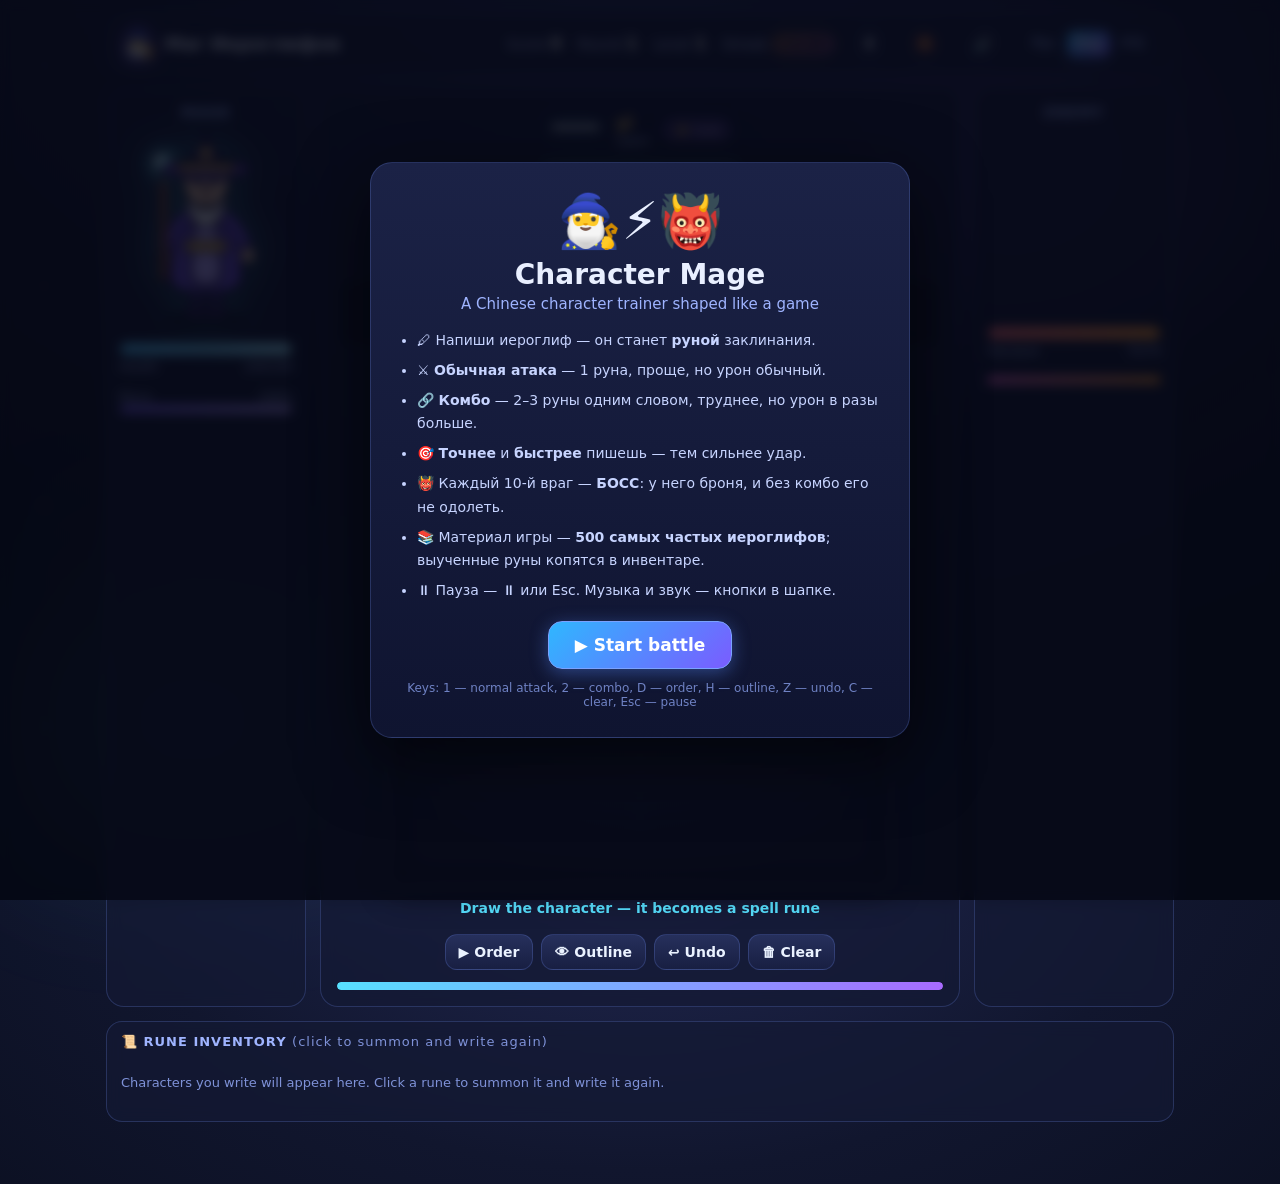
<file: game/anime/index.html>
<!DOCTYPE html>
<html lang="ru">
<head>
<meta charset="UTF-8">
<meta name="viewport" content="width=device-width, initial-scale=1.0, viewport-fit=cover">
<!-- Раньше стояло maximum-scale=1.0, user-scalable=no: это запрещает щипковый
     зум (плохо для доступности), а на телефонах с вырезом не учитывает
     безопасные зоны. Рисование защищено отдельно — touch-action:none на доске. -->
<title data-i18n="app.title">Маг Иероглифов</title>
<style>
  :root{
    --bg1:#070b18;
    --bg2:#11162e;
    --panel:rgba(20,26,52,.72);
    --panel2:rgba(28,36,72,.65);
    --border:rgba(120,150,255,.22);
    --cyan:#57e0ff;
    --purple:#a86bff;
    --gold:#ffd166;
    --ink:#eaf2ff;
    --good:#5effb0;
    --warn:#ffd166;
    --bad:#ff6b7a;
  }
  *{box-sizing:border-box; -webkit-tap-highlight-color:transparent;}
  html,body{margin:0;height:100%;}
  body{
    font-family:"Segoe UI",system-ui,-apple-system,Roboto,sans-serif;
    color:#e9efff;
    background:radial-gradient(1200px 800px at 50% -10%, #232a56 0%, var(--bg2) 45%, var(--bg1) 100%);
    overflow-x:hidden;
    min-height:100%;
    /* 100dvh учитывает то, что адресная строка мобильного браузера
       уезжает при прокрутке: без него высота прыгает, и доска «дёргается». */
    min-height:100vh;
    min-height:100dvh;
    position:relative;
    user-select:none;
    -webkit-user-select:none;
    /* Не даём прокрутке тянуть страницу снизу (pull-to-refresh мешает игре). */
    overscroll-behavior-y:none;
    /* Безопасные зоны: айфоны/айпады с вырезом и «динамическим островом». */
    padding-left:env(safe-area-inset-left);
    padding-right:env(safe-area-inset-right);
  }
  .stars{
    position:fixed;inset:0;z-index:0;pointer-events:none;
    background:radial-gradient(1.5px 1.5px at 20% 30%, #fff 50%, transparent 51%),
               radial-gradient(1px 1px at 70% 20%, #bcd4ff 50%, transparent 51%),
               radial-gradient(2px 2px at 45% 70%, #ffe6b0 50%, transparent 51%);
    background-size:220px 220px, 180px 180px, 260px 260px;
    opacity:.5; animation:twinkle 6s ease-in-out infinite alternate;
  }
  @keyframes twinkle{from{opacity:.25}to{opacity:.6}}
  .nebula{
    position:fixed;inset:0;z-index:0;pointer-events:none;filter:blur(60px);
    background:radial-gradient(400px 300px at 80% 20%, rgba(168,107,255,.18), transparent 70%),
               radial-gradient(500px 350px at 15% 80%, rgba(87,224,255,.14), transparent 70%);
  }
  #game{
    position:relative;z-index:2;
    max-width:1100px;margin:0 auto;padding:14px 16px 30px;
  }
  header.top{
    display:flex;align-items:center;justify-content:space-between;gap:10px;flex-wrap:wrap;
    padding:12px 16px;border:1px solid var(--border);border-radius:16px;
    background:var(--panel);backdrop-filter:blur(8px);margin-bottom:14px;
  }
  .brand{display:flex;align-items:center;gap:10px;font-weight:700;font-size:18px;}
  .brand .logo{font-size:26px;filter:drop-shadow(0 0 8px rgba(168,107,255,.8));}
  .hud{display:flex;gap:16px;flex-wrap:wrap;align-items:center;}
  .hud .stat{font-size:14px;color:#c3d0ff;}
  .hud .stat b{color:#fff;font-size:16px;}
  .combo{display:inline-block;min-width:34px;text-align:center;padding:2px 8px;border-radius:20px;
    background:linear-gradient(135deg,#ff9d2e,#ff6bd5);font-weight:800;color:#1a0f00;
    box-shadow:0 0 14px rgba(255,150,60,.55);transition:.2s;}
  button{
    cursor:pointer;border:1px solid var(--border);background:linear-gradient(180deg,#26305c,#181f42);
    color:#eaf2ff;border-radius:12px;padding:9px 13px;font-size:14px;font-weight:600;
    transition:.15s;font-family:inherit;
  }
  button:hover{filter:brightness(1.2);border-color:var(--cyan);}
  button:active{transform:translateY(1px);}
  button.primary{
    background:linear-gradient(135deg,#2fb7ff,#7a5cff);border-color:#7aa2ff;color:#fff;
    box-shadow:0 4px 18px rgba(87,140,255,.4);
  }
  button.ghost{background:transparent;}
  button:disabled{opacity:.45;cursor:not-allowed;filter:none;}
  .mutebtn{font-size:16px;padding:6px 10px;}

  main.stage{
    display:grid;grid-template-columns:200px 1fr 200px;gap:14px;align-items:stretch;
  }
  .side{
    border:1px solid var(--border);border-radius:18px;background:var(--panel);
    backdrop-filter:blur(8px);padding:16px 12px;display:flex;flex-direction:column;align-items:center;gap:12px;
    position:relative;overflow:hidden;
  }
  .side h3{margin:0;font-size:14px;letter-spacing:1px;color:#9fb4ff;text-transform:uppercase;}
  .avatar{position:relative;display:flex;align-items:center;justify-content:center;width:100%;min-height:182px;}
  .charSvg{width:158px;height:auto;overflow:visible;filter:drop-shadow(0 8px 14px rgba(0,0,0,.45));}
  .avatar.enemy .charSvg{width:150px;}
  .avatar.mage .charSvg{filter:drop-shadow(0 0 18px rgba(87,224,255,.4)) drop-shadow(0 8px 14px rgba(0,0,0,.45));}
  .avatar.boss{min-height:224px;}
  .avatar.boss .charSvg{width:202px;filter:drop-shadow(0 0 26px rgba(255,70,70,.6)) drop-shadow(0 8px 14px rgba(0,0,0,.5));}
  .avatar.boss::before{content:"";position:absolute;inset:0;margin:auto;width:250px;height:250px;border-radius:50%;
    background:radial-gradient(circle, rgba(255,60,60,.32), transparent 68%);animation:cAura 2.2s ease-in-out infinite;}

  /* ===== АНИМЕ-ВЕРСИЯ: ступени облика и свечение по палитре врага ===== */
  /* Цвет задаёт скрипт (--enemy-color), поэтому рамка и ореол всегда
     совпадают с самим существом, а не с фиксированным красным. */
  .avatar.enemy .charSvg{
    filter:drop-shadow(0 0 14px var(--enemy-glow, rgba(255,255,255,0)))
           drop-shadow(0 8px 14px rgba(0,0,0,.45));}
  .avatar.boss .charSvg{
    filter:drop-shadow(0 0 30px var(--enemy-glow, rgba(255,70,70,.6)))
           drop-shadow(0 8px 14px rgba(0,0,0,.5));}
  .avatar.boss::before{
    background:radial-gradient(circle, var(--enemy-glow, rgba(255,60,60,.32)), transparent 68%);}
  /* Ступени: чем выше, тем заметнее ореол и живее покачивание. */
  .avatar.enemy[data-stage="2"]::after,
  .avatar.enemy[data-stage="3"]::after,
  .avatar.enemy[data-stage="4"]::after{
    content:"";position:absolute;inset:0;margin:auto;width:180px;height:180px;border-radius:50%;
    background:radial-gradient(circle, var(--enemy-glow, rgba(255,255,255,.2)), transparent 70%);
    pointer-events:none;animation:cAura 2.6s ease-in-out infinite;}
  .avatar.enemy[data-stage="3"]::after{width:208px;height:208px;animation-duration:2.0s;}
  .avatar.enemy[data-stage="4"]::after{width:236px;height:236px;animation-duration:1.5s;}
  .avatar.enemy[data-stage="4"] .charSvg{animation:cFloat 2.4s ease-in-out infinite;}
  /* Кольцо ци у сильных ступеней */
  .avatar.enemy[data-stage="4"]{box-shadow:inset 0 0 60px -20px var(--enemy-color, transparent);border-radius:14px;}

  .stagetag{display:none;font-size:11px;letter-spacing:1px;color:var(--enemy-color,#9fb4ff);
    text-transform:uppercase;margin:2px 0 4px;opacity:.9;}
  .avatar.boss ~ .stagetag, .stagetag{color:var(--enemy-color,#9fb4ff);}

  .charSvg .c-crown{display:none;}
  .avatar.boss .charSvg .c-crown{display:block;}

  .charSvg g{transform-box:fill-box;}
  .charSvg .c-body{transform-origin:50% 92%;}
  .charSvg .c-head{transform-origin:50% 92%;}
  .charSvg .c-arm-l{transform-origin:85% 8%;}
  .charSvg .c-arm-r{transform-origin:15% 8%;}
  .charSvg .c-leg-l,.charSvg .c-leg-r{transform-origin:50% 2%;}
  .charSvg .c-wing-l{transform-origin:100% 40%;}
  .charSvg .c-wing-r{transform-origin:0% 40%;}
  .charSvg .c-tail{transform-origin:20% 10%;}
  .charSvg .c-wisp{transform-origin:50% 6%;}
  .charSvg .c-mouth{transform-origin:50% 40%;}

  .avatar.entering{animation:cEnter .9s cubic-bezier(.2,.8,.3,1);}

  /* IDLE */
  .is-idle .c-body{animation:cIdle 2.8s ease-in-out infinite;}
  .is-idle .c-wisp{animation:cWisp 2.4s ease-in-out infinite;}
  .is-idle .c-wing-l{animation:cFlapL .8s ease-in-out infinite;}
  .is-idle .c-wing-r{animation:cFlapR .8s ease-in-out infinite;}
  .is-idle .c-tail{animation:cTail 2.2s ease-in-out infinite;}
  .is-idle .c-orb{animation:cOrbIdle 2.4s ease-in-out infinite;}
  .is-idle .c-orb-glow{animation:cOrbIdle 2.4s ease-in-out infinite;}
  /* WALK */
  .is-walk .c-body{animation:cWalk .5s ease-in-out infinite;}
  .is-walk .c-leg-l{animation:cLegA .5s ease-in-out infinite;}
  .is-walk .c-leg-r{animation:cLegB .5s ease-in-out infinite;}
  .is-walk .c-arm-l{animation:cArmA .5s ease-in-out infinite;}
  .is-walk .c-arm-r{animation:cArmB .5s ease-in-out infinite;}
  .is-walk .c-wing-l{animation:cFlapL .4s ease-in-out infinite;}
  .is-walk .c-wing-r{animation:cFlapR .4s ease-in-out infinite;}
  .is-walk .c-tail{animation:cTail 1.2s ease-in-out infinite;}
  .is-walk .c-wisp{animation:cWisp 1.1s ease-in-out infinite;}
  /* ATTACK */
  .is-attack .c-body{animation:cLunge .55s ease-out;}
  .is-attack .c-arm-l{animation:cRaise .55s ease-out;}
  .is-attack .c-arm-r{animation:cSwing .55s ease-out;}
  .is-attack .c-mouth{animation:cMouth .55s ease-out;}
  .is-attack .c-orb{animation:cOrbBlast .55s ease-out;}
  .is-attack .c-wing-l{animation:cFlapL .3s ease-in-out 2;}
  .is-attack .c-wing-r{animation:cFlapR .3s ease-in-out 2;}
  /* DEFEND */
  .is-defend .c-body{animation:cBrace .5s ease-out;}
  .is-defend .c-arm-l{animation:cGuard .5s ease-out;}
  .is-defend .c-arm-r{animation:cGuardR .5s ease-out;}
  .is-defend .c-shield{animation:cShield .8s ease-out;}
  /* HIT */
  .is-hit .c-body{animation:cHit .45s ease-out;}
  .is-hit .charSvg{animation:cRedFlash .45s ease-out;}
  /* DEATH */
  .is-death .c-body{animation:cDeath 1.1s ease-in forwards;}
  .is-death .c-arm-l,.is-death .c-arm-r{animation:cLimp .6s ease-in forwards;}

  @keyframes cAura{0%,100%{opacity:.5;transform:scale(.95)}50%{opacity:.85;transform:scale(1.05)}}
  /* Парение для высших ступеней: существо словно отрывается от земли. */
  @keyframes cFloat{0%,100%{transform:translateY(0) rotate(-.6deg)}50%{transform:translateY(-10px) rotate(.6deg)}}
  @keyframes cEnter{from{transform:translateX(150px) scale(.85);opacity:0}to{transform:translateX(0) scale(1);opacity:1}}
  @keyframes cIdle{0%,100%{transform:translateY(0)}50%{transform:translateY(-5px)}}
  @keyframes cWalk{0%,100%{transform:translateY(0) rotate(-1deg)}25%{transform:translateY(-6px) rotate(1.5deg)}
    75%{transform:translateY(-2px) rotate(-1.5deg)}}
  @keyframes cLegA{0%,100%{transform:rotate(-18deg)}50%{transform:rotate(20deg)}}
  @keyframes cLegB{0%,100%{transform:rotate(20deg)}50%{transform:rotate(-18deg)}}
  @keyframes cArmA{0%,100%{transform:rotate(12deg)}50%{transform:rotate(-16deg)}}
  @keyframes cArmB{0%,100%{transform:rotate(-12deg)}50%{transform:rotate(16deg)}}
  @keyframes cLunge{0%{transform:translate(0,0)}45%{transform:translate(30px,-4px) scale(1.05)}100%{transform:translate(0,0)}}
  @keyframes cRaise{0%{transform:rotate(0)}45%{transform:rotate(-34deg)}100%{transform:rotate(0)}}
  @keyframes cSwing{0%{transform:rotate(0)}45%{transform:rotate(38deg)}100%{transform:rotate(0)}}
  @keyframes cBrace{0%{transform:translate(0,0)}40%{transform:translate(-12px,2px) rotate(-4deg)}100%{transform:translate(0,0)}}
  @keyframes cGuard{0%{transform:rotate(0)}45%{transform:rotate(-30deg)}100%{transform:rotate(0)}}
  @keyframes cGuardR{0%{transform:rotate(0)}45%{transform:rotate(30deg)}100%{transform:rotate(0)}}
  @keyframes cShield{0%{opacity:0;transform:scale(.55)}35%{opacity:.95;transform:scale(1)}100%{opacity:0;transform:scale(1.2)}}
  @keyframes cHit{0%{transform:translate(0,0)}22%{transform:translate(-14px,2px) rotate(-5deg)}55%{transform:translate(7px,-2px) rotate(3deg)}100%{transform:translate(0,0)}}
  @keyframes cDeath{0%{transform:translate(0,0) rotate(0);opacity:1}55%{transform:translate(6px,14px) rotate(-72deg);opacity:1}
    100%{transform:translate(14px,34px) rotate(-92deg);opacity:0}}
  @keyframes cLimp{0%{transform:rotate(0)}100%{transform:rotate(24deg)}}
  @keyframes cMouth{0%,100%{transform:scale(1,1)}45%{transform:scale(1.25,1.7)}}
  @keyframes cFlapL{0%,100%{transform:rotate(0)}50%{transform:rotate(-24deg)}}
  @keyframes cFlapR{0%,100%{transform:rotate(0)}50%{transform:rotate(24deg)}}
  @keyframes cTail{0%,100%{transform:rotate(-9deg)}50%{transform:rotate(9deg)}}
  @keyframes cWisp{0%,100%{transform:translateY(0) scaleY(1)}50%{transform:translateY(4px) scaleY(1.07)}}
  @keyframes cOrbIdle{0%,100%{opacity:.65;transform:scale(1)}50%{opacity:1;transform:scale(1.14)}}
  @keyframes cOrbBlast{0%{transform:scale(1)}40%{transform:scale(1.9);opacity:1}100%{transform:scale(1)}}
  @keyframes cRedFlash{0%{filter:none}25%{filter:brightness(2.2) sepia(1) hue-rotate(-45deg) saturate(5)}100%{filter:none}}

  #game.paused .charSvg, #game.paused .charSvg *, #game.paused .avatar{animation-play-state:paused !important;}
  .hpwrap{width:100%;}
  .hptrack{height:14px;border-radius:9px;background:rgba(0,0,0,.45);overflow:hidden;border:1px solid rgba(255,255,255,.12);}
  .hpfill{height:100%;width:100%;border-radius:9px;transition:width .35s ease;background:linear-gradient(90deg,#38e07a,#8cff9d);}
  .hpfill.mage{background:linear-gradient(90deg,#4dc4ff,#9be8ff);}
  .hplabel{display:flex;justify-content:space-between;font-size:12px;margin-top:4px;color:#b7c6ff;}
  .mana{width:100%;}
  .timerbar{width:100%;height:8px;border-radius:5px;background:rgba(0,0,0,.4);overflow:hidden;}
  .timerfill{height:100%;background:linear-gradient(90deg,#ff9d2e,#ff6bd5);border-radius:5px;transition:width .1s linear;}
  .bossbadge{display:none;position:absolute;top:8px;right:8px;background:linear-gradient(135deg,#ff3b3b,#ff6bd5);
    color:#fff;font-weight:900;font-size:11px;letter-spacing:1px;padding:3px 9px;border-radius:12px;
    box-shadow:0 0 16px rgba(255,60,60,.7);}

  .board{
    border:1px solid var(--border);border-radius:18px;background:var(--panel);
    backdrop-filter:blur(8px);padding:16px;display:flex;flex-direction:column;align-items:center;gap:12px;
  }
  .runecard{display:flex;align-items:center;gap:14px;flex-wrap:wrap;justify-content:center;}
  .runeBig{font-size:52px;line-height:1;font-family:"KaiTi","STKaiti","Noto Serif SC","SimSun",serif;
    color:#fff;text-shadow:0 0 18px rgba(87,224,255,.55);}
  .runemeta{text-align:left;}
  .runemeta .pinyin{font-size:17px;color:var(--gold);font-weight:600;}
  .runemeta .mean{font-size:13px;color:#b7c6ff;}
  .spelltag{font-size:12px;background:rgba(168,107,255,.22);border:1px solid rgba(168,107,255,.4);
    padding:3px 9px;border-radius:20px;color:#d9c4ff;}

  .seqwrap{width:100%;}
  .seqbar{display:flex;gap:8px;justify-content:center;align-items:center;padding:8px;border-radius:12px;
    background:rgba(0,0,0,.28);border:1px solid var(--border);transition:.2s;}
  .seqbar.combo{border-color:var(--gold);box-shadow:0 0 20px rgba(255,209,102,.35);}
  .slot{width:52px;height:52px;border-radius:12px;display:flex;align-items:center;justify-content:center;
    font-size:30px;font-family:"KaiTi","Noto Serif SC","SimSun",serif;color:#3a4a7a;
    border:2px dashed rgba(120,150,255,.28);background:rgba(255,255,255,.03);transition:.2s;}
  .slot.filled{color:#fff;border-style:solid;border-color:var(--cyan);background:rgba(87,224,255,.12);
    box-shadow:0 0 12px rgba(87,224,255,.35);}
  .slot.active{border-color:#fff;box-shadow:0 0 12px rgba(255,255,255,.4);}
  .seqlabel{text-align:center;font-size:13px;color:#8fa2dd;margin-top:6px;min-height:18px;}
  .seqlabel.combo{color:var(--gold);font-weight:700;}

  /* Доска масштабируется и по ширине, и по высоте окна: на телефоне в альбомной
     ориентации иначе поле уходит за экран и его приходится искать прокруткой.
     Координаты рисунка всё равно пересчитываются через getBoundingClientRect,
     поэтому качество и точность от размера не зависят.
     Жёсткого потолка в 340px больше нет: планшет в альбомной ориентации шире
     1100px и с прежним потолком получал доску МЕНЬШЕ, чем телефон. */
  .padbox{position:relative;width:100%;max-width:min(100%, 56vh);}
  canvas#pad{
    width:100%;height:auto;aspect-ratio:1/1;display:block;border-radius:14px;
    background:radial-gradient(circle at 50% 45%, #1b2342 0%, #10152c 78%);
    border:2px solid var(--border);touch-action:none;cursor:crosshair;
    box-shadow:inset 0 0 40px rgba(0,0,0,.5), 0 8px 30px rgba(0,0,0,.35);
  }
  .padbox .hintlabel{
    position:absolute;top:10px;left:12px;font-size:11px;color:#7f92d8;pointer-events:none;letter-spacing:.5px;
  }
  .controls{display:flex;gap:8px;flex-wrap:wrap;justify-content:center;}
  .feedback{min-height:22px;font-size:14px;font-weight:600;color:var(--cyan);text-align:center;}
  .feedback.bad{color:var(--bad);} .feedback.good{color:var(--good);}

  /* выбор атаки */
  .attackwrap{width:100%;}
  .attackbar{display:flex;gap:8px;flex-wrap:wrap;justify-content:center;}
  .atkcard{display:flex;align-items:center;gap:8px;text-align:left;padding:8px 12px;border-radius:12px;
    border:1px solid var(--border);background:linear-gradient(180deg,#222a52,#161c3c);min-width:150px;}
  .atkcard.sel{border-color:var(--cyan);box-shadow:0 0 16px rgba(87,224,255,.4);}
  .atkcard.combo{border-color:rgba(255,209,102,.5);}
  .atkcard.combo.sel{border-color:var(--gold);box-shadow:0 0 18px rgba(255,209,102,.45);}
  .atkicon{font-size:22px;}
  .atkbody{display:flex;flex-direction:column;line-height:1.25;}
  .atkbody b{font-size:13px;color:#fff;}
  .atkrunes{font-family:"KaiTi","Noto Serif SC","SimSun",serif;font-size:22px;color:var(--gold);}
  .atknote{font-size:11px;color:#9fb4ff;}
  .atkhint{font-size:12px;color:#7f92d8;align-self:center;}

  /* инвентарь */
  .invwrap{
    margin-top:14px;border:1px solid var(--border);border-radius:16px;background:var(--panel);
    backdrop-filter:blur(8px);padding:12px 14px;
  }
  .invwrap h4{margin:0 0 8px;font-size:13px;letter-spacing:1px;color:#9fb4ff;text-transform:uppercase;}
  .inventory{display:flex;flex-wrap:wrap;gap:8px;min-height:52px;}
  .invHint{font-size:13px;color:#7f92d8;align-self:center;}
  .rune{position:relative;display:flex;align-items:center;justify-content:center;width:52px;height:52px;
    border-radius:12px;font-size:30px;font-family:"KaiTi","Noto Serif SC","SimSun",serif;color:#fff;
    background:rgba(87,224,255,.10);border:1px solid rgba(120,150,255,.3);}
  .rune:hover{border-color:var(--cyan);}
  .rune.selected{border-color:var(--gold);box-shadow:0 0 14px rgba(255,209,102,.5);background:rgba(255,209,102,.14);}

  .particle{position:fixed;z-index:40;width:8px;height:8px;border-radius:50%;pointer-events:none;
    box-shadow:0 0 8px currentColor;}
  .dmg{position:fixed;z-index:41;font-weight:900;font-size:30px;pointer-events:none;
    text-shadow:0 2px 10px rgba(0,0,0,.6);animation:floatUp 1s ease-out forwards;}
  .dmg.heal{color:var(--good);} .dmg.hurt{color:var(--bad);} .dmg.combo{color:var(--gold);font-size:36px;}
  @keyframes floatUp{0%{opacity:0;transform:translate(-50%,0) scale(.6)}15%{opacity:1;transform:translate(-50%,-10px) scale(1.1)}
    100%{opacity:0;transform:translate(-50%,-80px) scale(1)}}
  .bolt{position:fixed;z-index:39;width:34px;height:34px;pointer-events:none;font-size:30px;
    filter:drop-shadow(0 0 12px rgba(120,220,255,.9));transition:transform .34s cubic-bezier(.5,-0.1,.9,.4);}
  .bolt.combo{font-size:40px;filter:drop-shadow(0 0 18px rgba(255,150,60,.95));}
  .shake{animation:shake .4s;}
  @keyframes shake{0%,100%{transform:translate(0,0)}20%{transform:translate(-8px,4px)}40%{transform:translate(7px,-5px)}
    60%{transform:translate(-5px,3px)}80%{transform:translate(4px,-2px)}}
  .flash{animation:redflash .35s;}
  @keyframes redflash{0%,100%{filter:none}50%{filter:sepia(1) hue-rotate(-40deg) saturate(3) brightness(1.2)}}

  footer.logline{margin-top:12px;text-align:center;font-size:13px;color:#8fa2dd;min-height:20px;}

  /* оверлеи */
  #overlay,#pauseOverlay{
    position:fixed;inset:0;z-index:50;display:flex;align-items:center;justify-content:center;
    background:rgba(5,8,20,.8);backdrop-filter:blur(6px);padding:20px;
  }
  #overlay.hidden,#pauseOverlay.hidden{display:none;}
  .card{
    max-width:540px;width:100%;border:1px solid var(--border);border-radius:22px;
    background:linear-gradient(180deg,#1b2246,#0f1430);padding:28px;text-align:center;
    box-shadow:0 20px 70px rgba(0,0,0,.6);
  }
  .card h1{margin:6px 0 4px;font-size:28px;}
  .card .sub{color:#9fb4ff;margin-bottom:16px;font-size:15px;}
  .card .rules{text-align:left;font-size:14px;line-height:1.7;color:#c7d4ff;margin:0 0 18px;padding-left:18px;}
  .card .rules li{margin:6px 0;}
  .bigbtn{font-size:17px;padding:13px 26px;border-radius:14px;}
  .scorefinal{font-size:20px;color:var(--gold);font-weight:800;margin:8px 0;}
  .keyhint{margin-top:12px;font-size:12px;color:#6f82c4;}
  .pausetitle{font-size:40px;margin-bottom:8px;}

  /* ===== Подстройка под планшет и телефон ===== */

  /* Планшет в горизонтали: колонки остаются, но боковые панели уже,
     а доска наоборот становится крупнее — места для неё теперь хватает. */
  @media (max-width:1100px){
    main.stage{grid-template-columns:150px 1fr 150px;gap:10px;}
    .side{padding:12px 8px;gap:9px;}
    .avatar{min-height:132px;}
    .charSvg{width:118px;}
    .avatar.boss{min-height:160px;}
    .avatar.boss .charSvg{width:150px;}
    .avatar.boss::before{width:200px;height:200px;}
    .padbox{max-width:min(100%, 62vh);}
  }

  /* Узкий экран: одна колонка, панели ложатся в строку над и под доской. */
  @media (max-width:820px){
    main.stage{grid-template-columns:1fr;}
    .side{flex-direction:row;flex-wrap:wrap;justify-content:center;}
    .avatar{min-height:132px;}
    .charSvg{width:118px;}
    .avatar.boss{min-height:162px;}
    .avatar.boss .charSvg{width:152px;}
  }

  /* Телефон: доска — главное, поэтому идёт первой, а панели Compactнее.
     Порядок задаём через order: разметку менять не пришлось. */
  @media (max-width:560px){
    #game{padding:10px 10px calc(20px + env(safe-area-inset-bottom));}
    header.top{padding:9px 10px;gap:7px;margin-bottom:9px;}
    .brand{font-size:15px;gap:7px;}
    .brand .logo{font-size:20px;}
    .hud{gap:9px;}
    .hud .stat{font-size:12px;}
    .hud .stat b{font-size:14px;}
    .combo{min-width:30px;font-size:13px;}
    button{padding:8px 10px;font-size:13px;}
    .mutebtn{font-size:15px;padding:5px 8px;}

    .board{order:1;padding:10px;gap:9px;}
    .side{order:2;}
    .runeBig{font-size:40px;}
    .runemeta .pinyin{font-size:15px;}
    .runemeta .mean{font-size:12px;}
    .slot{width:42px;height:42px;font-size:24px;}
    .seqbar{gap:6px;padding:6px;}
    .side{padding:10px 8px;gap:8px;}
    .avatar{min-height:100px;}
    .charSvg{width:88px;}
    .avatar.boss{min-height:122px;}
    .avatar.boss .charSvg{width:108px;}
    .avatar.boss::before{width:150px;height:150px;}
    .padbox{max-width:min(100%, 52vh);}
    .controls{gap:6px;}
    .controls button{padding:8px 10px;font-size:13px;}
    .feedback{font-size:13px;}
    .seqlabel{font-size:12px;}
  }

  /* Очень низкий экран (телефон в альбомной ориентации): доска и так
     ограничена высотой окна, панели ужимаются ещё сильнее. */
  @media (max-height:520px){
    .avatar{min-height:84px;}
    .charSvg{width:76px;}
    .avatar.boss{min-height:100px;}
    .avatar.boss .charSvg{width:92px;}
    .side h3{font-size:12px;}
    .padbox{max-width:min(100%, 46vh);}
  }

  /* Крупные экраны: доске можно расти; главным ограничителем становится высота. */
  @media (min-width:1400px){
    .padbox{max-width:min(100%, 56vh);}
  }

  /* ===== Переключатель языка интерфейса ===== */
  .langswitch{display:inline-flex;gap:2px;padding:2px;border:1px solid var(--border);border-radius:10px;background:rgba(20,26,52,.7);}
  .langbtn{
    cursor:pointer;border:0;background:transparent;color:#9fb4ff;font-family:inherit;
    font-size:12px;font-weight:700;padding:5px 9px;border-radius:8px;transition:.15s;line-height:1.2;
  }
  .langbtn:hover{color:#fff;background:rgba(120,150,255,.16);}
  .langbtn[aria-pressed="true"]{background:linear-gradient(135deg,#2fb7ff,#7a5cff);color:#fff;
    box-shadow:0 3px 12px rgba(87,140,255,.4);}
</style>
</head>
<body>
  <div class="stars"></div>
  <div class="nebula"></div>

  <div id="game">
    <header class="top">
      <div class="brand"><span class="logo">🧙‍♂️</span><span>Маг Иероглифов</span></div>
      <div class="hud">
        <div class="stat"><span data-i18n="hud.score">Счёт</span> <b id="score">0</b></div>
        <div class="stat"><span data-i18n="hud.round">Раунд</span> <b id="round">1</b></div>
        <div class="stat"><span data-i18n="hud.level">Уровень</span> <b id="level">1</b></div>
        <div class="stat"><span data-i18n="hud.streak">Серия</span> <span class="combo" id="streak">×1</span></div>
        <button class="mutebtn ghost" id="pauseBtn" data-i18n-title="top.pause" title="Пауза (Esc)">⏸</button>
        <button class="mutebtn ghost" id="musicBtn" data-i18n-title="top.music" title="8-битная музыка">🔕</button>
        <button class="mutebtn ghost" id="muteBtn" data-i18n-title="top.sound" title="Звук">🔊</button>
        <span class="langswitch" id="langSwitch" role="group" aria-label="Язык / Language / 语言"><button class="langbtn" data-lang="ru" type="button">Рус</button><button class="langbtn" data-lang="en" type="button">Eng</button><button class="langbtn" data-lang="zh" type="button">中文</button></span>
      </div>
    </header>

    <main class="stage">
      <!-- МАГ -->
      <section class="side" id="magePanel">
        <h3 data-i18n="hud.mage">Маг</h3>
        <div class="avatar mage char is-idle" id="mageAvatar">
          <svg viewBox="0 0 200 250" class="charSvg" aria-hidden="true">
            <ellipse class="c-shadow" cx="100" cy="238" rx="52" ry="11" fill="rgba(0,0,0,.35)"/>
            <g class="c-body">
              <g class="c-leg-l">
                <rect x="80" y="182" width="17" height="42" rx="8" fill="#3b2f74" stroke="#160f2e" stroke-width="4"/>
                <ellipse cx="88" cy="228" rx="15" ry="9" fill="#2a2150" stroke="#160f2e" stroke-width="4"/>
              </g>
              <g class="c-leg-r">
                <rect x="104" y="182" width="17" height="42" rx="8" fill="#3b2f74" stroke="#160f2e" stroke-width="4"/>
                <ellipse cx="112" cy="228" rx="15" ry="9" fill="#2a2150" stroke="#160f2e" stroke-width="4"/>
              </g>
              <path d="M100 92 C 72 92 60 118 54 178 C 52 196 62 204 100 204 C 138 204 148 196 146 178 C 140 118 128 92 100 92 Z" fill="#6b4bd6" stroke="#160f2e" stroke-width="5"/>
              <path d="M100 100 C 86 100 82 122 80 178 C 80 190 88 194 100 194 C 112 194 120 190 120 178 C 118 122 114 100 100 100 Z" fill="#b9a6ff" stroke="#160f2e" stroke-width="4"/>
              <rect x="72" y="138" width="56" height="13" rx="6" fill="#ffd166" stroke="#160f2e" stroke-width="4"/>
              <g class="c-arm-l">
                <path d="M78 106 C 60 118 52 138 47 158" fill="none" stroke="#160f2e" stroke-width="19" stroke-linecap="round"/>
                <path d="M78 106 C 60 118 52 138 47 158" fill="none" stroke="#6b4bd6" stroke-width="13" stroke-linecap="round"/>
                <circle cx="47" cy="160" r="10" fill="#ffd9b3" stroke="#160f2e" stroke-width="4"/>
                <g class="c-staff">
                  <rect x="41" y="58" width="10" height="132" rx="5" fill="#a9673a" stroke="#160f2e" stroke-width="4"/>
                  <path d="M46 60 l-10 -13 h20 z" fill="#8a4f2b" stroke="#160f2e" stroke-width="3"/>
                  <circle class="c-orb-glow" cx="46" cy="40" r="24" fill="#57e0ff" opacity=".28"/>
                  <circle class="c-orb" cx="46" cy="40" r="15" fill="#8ef0ff" stroke="#160f2e" stroke-width="4"/>
                  <circle cx="41" cy="35" r="5" fill="#ffffff" opacity=".85"/>
                </g>
              </g>
              <g class="c-arm-r">
                <path d="M122 106 C 140 118 148 136 153 154" fill="none" stroke="#160f2e" stroke-width="19" stroke-linecap="round"/>
                <path d="M122 106 C 140 118 148 136 153 154" fill="none" stroke="#6b4bd6" stroke-width="13" stroke-linecap="round"/>
                <circle cx="153" cy="156" r="10" fill="#ffd9b3" stroke="#160f2e" stroke-width="4"/>
              </g>
              <g class="c-head">
                <ellipse cx="100" cy="64" rx="29" ry="30" fill="#ffd9b3" stroke="#160f2e" stroke-width="5"/>
                <path d="M74 72 C 72 104 86 120 100 120 C 114 120 128 104 126 72 C 120 92 110 98 100 98 C 90 98 80 92 74 72 Z" fill="#f4f5fa" stroke="#160f2e" stroke-width="4"/>
                <path d="M82 54 q9 -7 17 -3" fill="none" stroke="#160f2e" stroke-width="4" stroke-linecap="round"/>
                <path d="M118 54 q-9 -7 -17 -3" fill="none" stroke="#160f2e" stroke-width="4" stroke-linecap="round"/>
                <circle class="c-eye" cx="89" cy="64" r="5.5" fill="#160f2e"/>
                <circle class="c-eye" cx="111" cy="64" r="5.5" fill="#160f2e"/>
                <circle cx="91" cy="62" r="1.8" fill="#fff"/>
                <circle cx="113" cy="62" r="1.8" fill="#fff"/>
                <ellipse class="c-mouth" cx="100" cy="76" rx="7" ry="5" fill="#ffb9a0" stroke="#160f2e" stroke-width="3"/>
                <g class="c-hat">
                  <path d="M100 2 C 93 22 84 38 62 46 L 138 46 C 116 38 107 22 100 2 Z" fill="#7a52e0" stroke="#160f2e" stroke-width="5"/>
                  <ellipse cx="100" cy="47" rx="55" ry="12" fill="#7a52e0" stroke="#160f2e" stroke-width="5"/>
                  <rect x="63" y="40" width="74" height="10" rx="5" fill="#ffd166" stroke="#160f2e" stroke-width="4"/>
                  <path d="M100 14 l3.6 7.4 8.2 1.2 -5.9 5.8 1.4 8.1 -7.3 -3.9 -7.3 3.9 1.4 -8.1 -5.9 -5.8 8.2 -1.2 z" fill="#ffd166" stroke="#160f2e" stroke-width="2.5"/>
                </g>
              </g>
              <circle class="c-shield" cx="100" cy="122" r="80" fill="rgba(87,224,255,.12)" stroke="#57e0ff" stroke-width="6" opacity="0"/>
            </g>
          </svg>
        </div>
        <div class="hpwrap">
          <div class="hptrack"><div class="hpfill mage" id="mageHpFill"></div></div>
          <div class="hplabel"><span data-i18n="hud.health">Здоровье</span><span id="mageHpText">100/100</span></div>
        </div>
        <div class="mana"><div class="hplabel"><span data-i18n="hud.mana">Мана</span><span id="manaText">100%</span></div>
          <div class="hptrack" style="height:10px"><div class="hpfill" id="manaFill" style="background:linear-gradient(90deg,#7a5cff,#b49cff)"></div></div>
        </div>
      </section>

      <!-- ДОСКА ДЛЯ ПИСЬМА -->
      <section class="board">
        <div class="runecard">
          <div class="runeBig" id="runeChar">一</div>
          <div class="runemeta">
            <div class="pinyin" id="runePy">yī</div>
            <div class="mean" id="runeMean">один</div>
          </div>
          <span class="spelltag" id="spellTag" data-i18n="board.runes">✨ руна</span>
        </div>
        <div class="attackwrap">
          <div class="attackbar" id="attackBar"></div>
        </div>
        <div class="seqwrap">
          <div class="seqbar" id="seqBar">
            <div class="slot"></div>
            <div class="slot"></div>
            <div class="slot"></div>
          </div>
          <div class="seqlabel" id="seqLabel" data-i18n="board.hint.chain">Напиши руны — они соберутся в цепочку</div>
        </div>
        <div class="padbox">
          <div class="hintlabel" id="hintLabel" data-i18n="board.hint_contour">Подсказка: контур</div>
          <canvas id="pad" width="1024" height="1024"></canvas>
        </div>
        <div class="feedback" id="feedback" data-i18n="board.hint.rune">Нарисуй иероглиф — он станет руной заклинания</div>
        <div class="controls">
          <button id="demoBtn" data-i18n="board.order" data-i18n-title="top.order_hint" title="Показать порядок штрихов (D)">▶ Порядок</button>
          <button id="hintBtn" data-i18n="board.contour" data-i18n-title="top.contour_hint" title="Показать/скрыть контур (H)">👁 Контур</button>
          <button id="undoBtn" data-i18n="board.undo" data-i18n-title="top.undo_hint" title="Отменить штрих (Z)">↩ Отменить</button>
          <button id="clearBtn" data-i18n="board.clear" data-i18n-title="top.clear_hint" title="Очистить (C)">🗑 Очистить</button>
        </div>
        <div class="timerbar"><div class="timerfill" id="timerFill" style="background:linear-gradient(90deg,#57e0ff,#a86bff)"></div></div>
      </section>

      <!-- ВРАГ -->
      <section class="side" id="enemyPanel">
        <div class="bossbadge" id="bossBadge" data-i18n="enemy.boss">БОСС</div>
        <h3 id="enemyTitle" data-i18n="enemy.foe">Противник</h3>
        <div class="stagetag" id="enemyStage"></div>
        <div class="avatar enemy char is-idle" id="enemyAvatar"></div>
        <div class="hpwrap">
          <div class="hptrack"><div class="hpfill" id="enemyHpFill" style="background:linear-gradient(90deg,#ff6b7a,#ff9d2e)"></div></div>
          <div class="hplabel"><span id="enemyName">Призрак</span><span id="enemyHpText">70/70</span></div>
        </div>
        <div class="timerbar" style="margin-top:6px"><div class="timerfill" id="enemyTimer" style="background:linear-gradient(90deg,#ff6bd5,#ff9d2e)"></div>
        <div class="hplabel"><span data-i18n="enemy.attack">Атака врага</span><span id="enemyTimerText"></span></div></div>
      </section>
    </main>

    <!-- ИНВЕНТАРЬ -->
    <div class="invwrap">
      <h4><span data-i18n="inv.title">📜 Инвентарь рун</span> <span style="text-transform:none;font-weight:400;color:#7f92d8" data-i18n="inv.tip">(кликни, чтобы вызвать и написать снова)</span></h4>
      <div class="inventory" id="inventory"></div>
    </div>

    <footer class="logline" id="logline"></footer>
  </div>

  <!-- ОВЕРЛЕЙ (старт / конец) -->
  <div id="overlay">
    <div class="card">
      <div style="font-size:52px">🧙‍♂️⚡👹</div>
      <h1 data-i18n="app.title">Маг Иероглифов</h1>
      <div class="sub" data-i18n="app.subtitle">Тренажёр китайских иероглифов в виде игры</div>
      <ul class="rules" id="rulesList">
        <li>🖊 Напиши иероглиф — он станет <b>руной</b> заклинания.</li>
        <li>⚔ <b>Обычная атака</b> — 1 руна, проще, но урон обычный.</li>
        <li>🔗 <b>Комбо</b> — 2–3 руны одним словом, труднее, но урон в разы больше.</li>
        <li>🎯 <b>Точнее</b> и <b>быстрее</b> пишешь — тем сильнее удар.</li>
        <li>👹 Каждый 10-й враг — <b>БОСС</b>: у него броня, и без комбо его не одолеть.</li>
        <li>📚 Материал игры — <b>500 самых частых иероглифов</b>; выученные руны копятся в инвентаре.</li>
        <li>⏸ Пауза — ⏸ или Esc. Музыка и звук — кнопки в шапке.</li>
      </ul>
      <div class="scorefinal" id="overlayScore"></div>
      <button class="primary bigbtn" id="startBtn" data-i18n="btn.start">▶ Начать бой</button>
      <div class="keyhint" data-i18n="keys.hint">Клавиши: 1 — обычная атака, 2 — комбо, D — порядок, H — контур, Z — отменить, C — очистить, Esc — пауза</div>
    </div>
  </div>

  <!-- ПАУЗА -->
  <div id="pauseOverlay" class="hidden">
    <div class="card">
      <div class="pausetitle">⏸</div>
      <h1 data-i18n="pause.title">Пауза</h1>
      <div class="sub" data-i18n="pause.text">Игра остановлена. Твой прогресс сохранён.</div>
      <button class="primary bigbtn" id="resumeBtn" data-i18n="btn.resume">▶ Продолжить</button>
      <div class="keyhint" data-i18n="pause.resume_hint">Esc или P — продолжить</div>
    </div>
  </div>

    <!-- ==== ШАБЛОНЫ ПЕРСОНАЖЕЙ (SVG) ==== -->
  <template id="tpl-ghost">
    <svg viewBox="0 0 200 232" class="charSvg" aria-hidden="true">
      <ellipse class="c-shadow" cx="100" cy="218" rx="44" ry="10" fill="rgba(0,0,0,.28)"/>
      <g class="c-body">
        <g class="c-wisp">
          <path d="M100 20 C 62 20 44 50 44 90 L 44 172 c 0 10 -10 8 -10 18 c 8 -2 14 -8 20 -8 c 8 0 10 10 20 10 c 10 0 12 -12 24 -12 c 12 0 14 12 24 12 c 10 0 12 -10 20 -10 c 6 0 12 6 20 8 c 0 -10 -10 -8 -10 -18 L 156 90 C 156 50 138 20 100 20 Z" fill="#d6f2ff" stroke="#2a3b6b" stroke-width="4"/>
          <g class="c-head">
            <ellipse cx="80" cy="84" rx="13" ry="16" fill="#1d2748"/>
            <ellipse cx="120" cy="84" rx="13" ry="16" fill="#1d2748"/>
            <circle cx="84" cy="80" r="4" fill="#9be8ff"/>
            <circle cx="124" cy="80" r="4" fill="#9be8ff"/>
            <path class="c-mouth" d="M84 122 q16 22 32 0 q-16 9 -32 0 Z" fill="#1d2748"/>
            <path d="M62 58 q18 -12 36 -4" fill="none" stroke="#2a3b6b" stroke-width="4" stroke-linecap="round"/>
            <path d="M138 58 q-18 -12 -36 -4" fill="none" stroke="#2a3b6b" stroke-width="4" stroke-linecap="round"/>
          </g>
        </g>
        <g class="c-crown"><path d="M74 30 l8 -18 9 12 9 -16 9 16 9 -12 8 18 z" fill="#ffd166" stroke="#8a5a00" stroke-width="3"/></g>
      </g>
    </svg>
  </template>

  <template id="tpl-bat">
    <svg viewBox="0 0 220 206" class="charSvg" aria-hidden="true">
      <ellipse class="c-shadow" cx="110" cy="190" rx="38" ry="9" fill="rgba(0,0,0,.28)"/>
      <g class="c-body">
        <g class="c-wing-l"><path d="M104 92 C 74 60 40 58 14 74 C 34 78 44 88 40 100 C 58 96 68 104 70 116 C 84 106 96 106 104 112 Z" fill="#7a52c8" stroke="#2a1b52" stroke-width="4"/></g>
        <g class="c-wing-r"><path d="M116 92 C 146 60 180 58 206 74 C 186 78 176 88 180 100 C 162 96 152 104 150 116 C 136 106 124 106 116 112 Z" fill="#7a52c8" stroke="#2a1b52" stroke-width="4"/></g>
        <g class="c-leg-l"><path d="M96 150 q-8 18 2 30" fill="none" stroke="#2a1b52" stroke-width="7" stroke-linecap="round"/></g>
        <g class="c-leg-r"><path d="M124 150 q8 18 -2 30" fill="none" stroke="#2a1b52" stroke-width="7" stroke-linecap="round"/></g>
        <ellipse cx="110" cy="128" rx="26" ry="30" fill="#6a4bb8" stroke="#2a1b52" stroke-width="4"/>
        <g class="c-head">
          <path d="M92 42 l-8 -26 20 14 z" fill="#5a3ba0" stroke="#2a1b52" stroke-width="4"/>
          <path d="M128 42 l8 -26 -20 14 z" fill="#5a3ba0" stroke="#2a1b52" stroke-width="4"/>
          <ellipse cx="110" cy="74" rx="32" ry="30" fill="#6a4bb8" stroke="#2a1b52" stroke-width="4"/>
          <ellipse cx="98" cy="72" rx="7" ry="8" fill="#ffd166"/><circle cx="98" cy="72" r="3" fill="#2a1b52"/>
          <ellipse cx="122" cy="72" rx="7" ry="8" fill="#ffd166"/><circle cx="122" cy="72" r="3" fill="#2a1b52"/>
          <path class="c-mouth" d="M98 90 q12 12 24 0 z" fill="#2a1b52"/>
          <path d="M100 90 l3 8 3 -8 z" fill="#fff"/><path d="M114 90 l3 8 3 -8 z" fill="#fff"/>
        </g>
        <g class="c-crown"><path d="M86 46 l7 -16 8 11 8 -15 8 15 8 -11 7 16 z" fill="#ffd166" stroke="#8a5a00" stroke-width="3"/></g>
      </g>
    </svg>
  </template>

  <template id="tpl-ogre">
    <svg viewBox="0 0 210 250" class="charSvg" aria-hidden="true">
      <ellipse class="c-shadow" cx="105" cy="238" rx="56" ry="12" fill="rgba(0,0,0,.3)"/>
      <g class="c-body">
        <g class="c-leg-l"><rect x="72" y="182" width="26" height="44" rx="10" fill="#4f8a33" stroke="#1e3d16" stroke-width="4"/><ellipse cx="85" cy="228" rx="20" ry="11" fill="#3a2a1a" stroke="#1e3d16" stroke-width="4"/></g>
        <g class="c-leg-r"><rect x="112" y="182" width="26" height="44" rx="10" fill="#4f8a33" stroke="#1e3d16" stroke-width="4"/><ellipse cx="125" cy="228" rx="20" ry="11" fill="#3a2a1a" stroke="#1e3d16" stroke-width="4"/></g>
        <path d="M105 96 C 66 96 52 130 50 178 C 49 198 70 206 105 206 C 140 206 161 198 160 178 C 158 130 144 96 105 96 Z" fill="#7ec850" stroke="#1e3d16" stroke-width="5"/>
        <ellipse cx="105" cy="162" rx="34" ry="32" fill="#b7e08a" stroke="#1e3d16" stroke-width="4"/>
        <g class="c-arm-l">
          <path d="M74 112 C 52 124 44 146 42 166" fill="none" stroke="#1e3d16" stroke-width="26" stroke-linecap="round"/>
          <path d="M74 112 C 52 124 44 146 42 166" fill="none" stroke="#7ec850" stroke-width="18" stroke-linecap="round"/>
          <g class="c-club">
            <rect x="30" y="52" width="16" height="112" rx="7" fill="#8a5a2b" stroke="#1e3d16" stroke-width="4"/>
            <ellipse cx="38" cy="54" rx="24" ry="22" fill="#6b4520" stroke="#1e3d16" stroke-width="4"/>
          </g>
        </g>
        <g class="c-arm-r">
          <path d="M136 112 C 158 124 166 144 168 162" fill="none" stroke="#1e3d16" stroke-width="26" stroke-linecap="round"/>
          <path d="M136 112 C 158 124 166 144 168 162" fill="none" stroke="#7ec850" stroke-width="18" stroke-linecap="round"/>
          <circle cx="168" cy="166" r="13" fill="#7ec850" stroke="#1e3d16" stroke-width="4"/>
        </g>
        <g class="c-head">
          <ellipse cx="105" cy="66" rx="40" ry="36" fill="#7ec850" stroke="#1e3d16" stroke-width="5"/>
          <path d="M65 44 q20 -14 40 -2" fill="none" stroke="#1e3d16" stroke-width="6" stroke-linecap="round"/>
          <path d="M145 44 q-20 -14 -40 -2" fill="none" stroke="#1e3d16" stroke-width="6" stroke-linecap="round"/>
          <ellipse cx="88" cy="62" rx="8" ry="9" fill="#fff" stroke="#1e3d16" stroke-width="3"/><circle cx="89" cy="63" r="3.5" fill="#1e3d16"/>
          <ellipse cx="122" cy="62" rx="8" ry="9" fill="#fff" stroke="#1e3d16" stroke-width="3"/><circle cx="123" cy="63" r="3.5" fill="#1e3d16"/>
          <ellipse cx="105" cy="78" rx="10" ry="7" fill="#5f9e3c" stroke="#1e3d16" stroke-width="3"/>
          <path class="c-mouth" d="M80 86 q25 24 50 0 q-25 11 -50 0 Z" fill="#5a1020" stroke="#1e3d16" stroke-width="3"/>
          <path d="M84 88 l5 13 5 -11 z" fill="#fff"/><path d="M126 88 l-5 13 -5 -11 z" fill="#fff"/>
        </g>
        <g class="c-crown"><path d="M74 26 l9 -20 10 14 11 -18 11 18 10 -14 9 20 z" fill="#ffd166" stroke="#8a5a00" stroke-width="3"/></g>
      </g>
    </svg>
  </template>

  <template id="tpl-demon">
    <svg viewBox="0 0 220 250" class="charSvg" aria-hidden="true">
      <ellipse class="c-shadow" cx="110" cy="238" rx="52" ry="11" fill="rgba(0,0,0,.3)"/>
      <g class="c-body">
        <g class="c-tail"><path d="M112 190 q42 6 44 -30 q-2 26 -20 30 q14 4 12 18 q-4 -14 -18 -14 z" fill="#b83f2c" stroke="#4a1408" stroke-width="4"/></g>
        <g class="c-wing-l"><path d="M96 108 C 66 76 34 74 12 92 C 34 94 44 104 42 118 C 60 112 72 120 74 132 Z" fill="#8e2e1e" stroke="#4a1408" stroke-width="4"/></g>
        <g class="c-wing-r"><path d="M124 108 C 154 76 186 74 208 92 C 186 94 176 104 178 118 C 160 112 148 120 146 132 Z" fill="#8e2e1e" stroke="#4a1408" stroke-width="4"/></g>
        <g class="c-leg-l"><rect x="86" y="184" width="20" height="42" rx="9" fill="#c34a33" stroke="#4a1408" stroke-width="4"/><path d="M84 226 h26 l-4 13 h-18 z" fill="#8e2e1e" stroke="#4a1408" stroke-width="3"/></g>
        <g class="c-leg-r"><rect x="114" y="184" width="20" height="42" rx="9" fill="#c34a33" stroke="#4a1408" stroke-width="4"/><path d="M112 226 h26 l-4 13 h-18 z" fill="#8e2e1e" stroke="#4a1408" stroke-width="3"/></g>
        <path d="M110 100 C 78 100 66 130 64 180 C 63 198 82 206 110 206 C 138 206 157 198 156 180 C 154 130 142 100 110 100 Z" fill="#e0553f" stroke="#4a1408" stroke-width="5"/>
        <ellipse cx="110" cy="152" rx="26" ry="30" fill="#f08a6a" stroke="#4a1408" stroke-width="4"/>
        <g class="c-arm-l">
          <path d="M84 116 C 64 128 56 148 56 166" fill="none" stroke="#4a1408" stroke-width="22" stroke-linecap="round"/>
          <path d="M84 116 C 64 128 56 148 56 166" fill="none" stroke="#e0553f" stroke-width="15" stroke-linecap="round"/>
          <g class="c-club">
            <rect x="52" y="46" width="9" height="126" rx="4" fill="#8a5a2b" stroke="#4a1408" stroke-width="4"/>
            <path d="M56 46 l-16 -12 8 -10 8 8 8 -14 8 14 8 -8 8 10 -16 12 z" fill="#ffd166" stroke="#4a1408" stroke-width="3"/>
          </g>
        </g>
        <g class="c-arm-r">
          <path d="M136 116 C 156 130 162 148 162 166" fill="none" stroke="#4a1408" stroke-width="22" stroke-linecap="round"/>
          <path d="M136 116 C 156 130 162 148 162 166" fill="none" stroke="#e0553f" stroke-width="15" stroke-linecap="round"/>
          <circle cx="162" cy="170" r="12" fill="#e0553f" stroke="#4a1408" stroke-width="4"/>
        </g>
        <g class="c-head">
          <ellipse cx="110" cy="68" rx="36" ry="33" fill="#e0553f" stroke="#4a1408" stroke-width="5"/>
          <path d="M78 44 C 66 20 62 8 60 2 C 74 10 86 22 92 38 Z" fill="#f0e0d0" stroke="#4a1408" stroke-width="4"/>
          <path d="M142 44 C 154 20 158 8 160 2 C 146 10 134 22 128 38 Z" fill="#f0e0d0" stroke="#4a1408" stroke-width="4"/>
          <path d="M82 56 q12 -10 24 -4" fill="none" stroke="#4a1408" stroke-width="5" stroke-linecap="round"/>
          <path d="M138 56 q-12 -10 -24 -4" fill="none" stroke="#4a1408" stroke-width="5" stroke-linecap="round"/>
          <ellipse cx="96" cy="68" rx="9" ry="10" fill="#ffd166" stroke="#4a1408" stroke-width="3"/><ellipse cx="96" cy="68" rx="3" ry="7" fill="#4a1408"/>
          <ellipse cx="124" cy="68" rx="9" ry="10" fill="#ffd166" stroke="#4a1408" stroke-width="3"/><ellipse cx="124" cy="68" rx="3" ry="7" fill="#4a1408"/>
          <path class="c-mouth" d="M88 86 q22 24 44 0 q-22 9 -44 0 Z" fill="#3a0a06" stroke="#4a1408" stroke-width="3"/>
          <path d="M92 88 l4 12 5 -10 z" fill="#fff"/><path d="M128 88 l-4 12 -5 -10 z" fill="#fff"/>
        </g>
        <g class="c-crown"><path d="M82 30 l8 -20 10 13 10 -18 10 18 10 -13 8 20 z" fill="#ffd166" stroke="#8a5a00" stroke-width="3"/></g>
      </g>
    </svg>
  </template>

  <template id="tpl-dragon">
    <svg viewBox="0 0 230 250" class="charSvg" aria-hidden="true">
      <ellipse class="c-shadow" cx="115" cy="238" rx="56" ry="11" fill="rgba(0,0,0,.3)"/>
      <g class="c-body">
        <g class="c-tail"><path d="M118 196 q50 4 52 -34 q-4 30 -22 34 q16 4 14 20 q-6 -16 -20 -16 z" fill="#2f9e68" stroke="#12402a" stroke-width="4"/></g>
        <g class="c-wing-l"><path d="M100 110 C 68 74 30 70 8 88 C 32 92 42 102 40 118 C 60 112 74 120 76 134 Z" fill="#2f9e68" stroke="#12402a" stroke-width="4"/><path d="M40 96 l-12 22 M58 104 l-9 26" stroke="#12402a" stroke-width="3" fill="none"/></g>
        <g class="c-wing-r"><path d="M130 110 C 162 74 200 70 222 88 C 198 92 188 102 190 118 C 170 112 156 120 154 134 Z" fill="#2f9e68" stroke="#12402a" stroke-width="4"/><path d="M190 96 l12 22 M172 104 l9 26" stroke="#12402a" stroke-width="3" fill="none"/></g>
        <g class="c-leg-l"><rect x="90" y="186" width="22" height="42" rx="9" fill="#3fb87a" stroke="#12402a" stroke-width="4"/><path d="M86 226 h30 l-4 13 h-22 z" fill="#2f9e68" stroke="#12402a" stroke-width="3"/></g>
        <g class="c-leg-r"><rect x="118" y="186" width="22" height="42" rx="9" fill="#3fb87a" stroke="#12402a" stroke-width="4"/><path d="M114 226 h30 l-4 13 h-22 z" fill="#2f9e68" stroke="#12402a" stroke-width="3"/></g>
        <path d="M115 104 C 80 104 68 132 66 182 C 65 200 84 208 115 208 C 146 208 165 200 164 182 C 162 132 150 104 115 104 Z" fill="#4bd18a" stroke="#12402a" stroke-width="5"/>
        <ellipse cx="115" cy="158" rx="28" ry="30" fill="#bff0d0" stroke="#12402a" stroke-width="4"/>
        <g class="c-arm-l">
          <path d="M88 120 C 66 132 58 150 58 168" fill="none" stroke="#12402a" stroke-width="22" stroke-linecap="round"/>
          <path d="M88 120 C 66 132 58 150 58 168" fill="none" stroke="#4bd18a" stroke-width="15" stroke-linecap="round"/>
          <path d="M50 168 l-8 14 M58 172 l-4 16 M66 172 l2 16" stroke="#12402a" stroke-width="5" stroke-linecap="round" fill="none"/>
        </g>
        <g class="c-arm-r">
          <path d="M142 120 C 164 132 172 150 172 168" fill="none" stroke="#12402a" stroke-width="22" stroke-linecap="round"/>
          <path d="M142 120 C 164 132 172 150 172 168" fill="none" stroke="#4bd18a" stroke-width="15" stroke-linecap="round"/>
          <path d="M180 168 l8 14 M172 172 l4 16 M164 172 l-2 16" stroke="#12402a" stroke-width="5" stroke-linecap="round" fill="none"/>
        </g>
        <g class="c-head">
          <path d="M70 42 C 56 18 52 6 50 0 C 66 10 80 24 86 42 Z" fill="#f0e0d0" stroke="#12402a" stroke-width="4"/>
          <path d="M160 42 C 174 18 178 6 180 0 C 164 10 150 24 144 42 Z" fill="#f0e0d0" stroke="#12402a" stroke-width="4"/>
          <ellipse cx="115" cy="72" rx="42" ry="36" fill="#4bd18a" stroke="#12402a" stroke-width="5"/>
          <path d="M120 84 q26 4 36 18 q-14 14 -38 8 z" fill="#3fb87a" stroke="#12402a" stroke-width="4"/>
          <circle cx="96" cy="66" r="10" fill="#ffd166" stroke="#12402a" stroke-width="3"/><ellipse cx="96" cy="66" rx="3.5" ry="8" fill="#12402a"/>
          <circle cx="134" cy="66" r="10" fill="#ffd166" stroke="#12402a" stroke-width="3"/><ellipse cx="134" cy="66" rx="3.5" ry="8" fill="#12402a"/>
          <path d="M84 48 q14 -12 30 -6" fill="none" stroke="#12402a" stroke-width="5" stroke-linecap="round"/>
          <path d="M146 48 q-14 -12 -30 -6" fill="none" stroke="#12402a" stroke-width="5" stroke-linecap="round"/>
          <path class="c-mouth" d="M96 92 q20 18 40 2" fill="none" stroke="#12402a" stroke-width="4" stroke-linecap="round"/>
          <path d="M104 96 l4 10 5 -8 z" fill="#fff"/><path d="M126 98 l-4 10 -5 -8 z" fill="#fff"/>
          <circle cx="146" cy="100" r="3" fill="#12402a"/>
        </g>
        <g class="c-crown"><path d="M84 32 l9 -20 10 14 11 -18 11 18 10 -14 9 20 z" fill="#ffd166" stroke="#8a5a00" stroke-width="3"/></g>
      </g>
    </svg>
  </template>

  <template id="tpl-darklord">
    <svg viewBox="0 0 210 250" class="charSvg" aria-hidden="true">
      <ellipse class="c-shadow" cx="105" cy="238" rx="52" ry="11" fill="rgba(0,0,0,.35)"/>
      <g class="c-body">
        <path d="M105 82 C 70 82 48 118 42 196 C 40 210 60 218 105 218 C 150 218 170 210 168 196 C 162 118 140 82 105 82 Z" fill="#2a2450" stroke="#0d0a1e" stroke-width="5"/>
        <path d="M105 96 C 88 96 78 120 74 198 C 74 206 86 212 105 212 C 124 212 136 206 136 198 C 132 120 122 96 105 96 Z" fill="#3a3370" stroke="#0d0a1e" stroke-width="3"/>
        <g class="c-arm-l">
          <path d="M78 112 C 62 126 56 142 56 158" fill="none" stroke="#0d0a1e" stroke-width="22" stroke-linecap="round"/>
          <path d="M78 112 C 62 126 56 142 56 158" fill="none" stroke="#2a2450" stroke-width="15" stroke-linecap="round"/>
          <g class="c-club">
            <rect x="52" y="40" width="9" height="126" rx="4" fill="#3a2a20" stroke="#0d0a1e" stroke-width="4"/>
            <circle cx="56" cy="34" r="26" fill="#ff4d5e" opacity=".28"/>
            <circle cx="56" cy="34" r="16" fill="#ff4d5e" stroke="#0d0a1e" stroke-width="4"/>
          </g>
        </g>
        <g class="c-arm-r">
          <path d="M132 112 C 148 126 154 142 154 158" fill="none" stroke="#0d0a1e" stroke-width="22" stroke-linecap="round"/>
          <path d="M132 112 C 148 126 154 142 154 158" fill="none" stroke="#2a2450" stroke-width="15" stroke-linecap="round"/>
          <path d="M144 158 q10 8 4 18 q-10 -2 -12 -12 z" fill="#8e2e1e" stroke="#0d0a1e" stroke-width="3"/>
        </g>
        <g class="c-head">
          <path d="M105 20 C 70 20 58 52 58 78 C 58 96 74 106 105 106 C 136 106 152 96 152 78 C 152 52 140 20 105 20 Z" fill="#2a2450" stroke="#0d0a1e" stroke-width="5"/>
          <path d="M105 34 C 82 34 74 56 74 80 C 74 92 86 98 105 98 C 124 98 136 92 136 80 C 136 56 128 34 105 34 Z" fill="#100c22"/>
          <ellipse cx="92" cy="74" rx="7" ry="5" fill="#ff5b6b"/>
          <ellipse cx="118" cy="74" rx="7" ry="5" fill="#ff5b6b"/>
          <path class="c-mouth" d="M96 90 q9 8 18 0" fill="none" stroke="#ff5b6b" stroke-width="3" stroke-linecap="round"/>
        </g>
        <g class="c-crown"><path d="M76 22 l9 -20 10 14 10 -18 10 18 10 -14 9 20 z" fill="#ffd166" stroke="#8a5a00" stroke-width="3"/></g>
      </g>
    </svg>
  </template>

  <script src="../hanzi-data.js"></script>
<script src="../hanzi-gloss-zh.js"></script>
<script src="../i18n.js"></script>
<script src="enemies-anime.js"></script>
<script src="enemies-anime-i18n.js"></script>
  <script>
  "use strict";
  /* ================= ДАННЫЕ ИГРЫ ================= */
  // Материал игры: 500 самых частых иероглифов (штрихи — в hanzi-data.js).
  // Элемент: {ch, py — пиньинь, ru — значение, en — англ. подсказка, s — число штрихов}
  const FALLBACK_CHARS = [
    {ch:"一",py:"yī",ru:"один",en:"one",s:1},
    {ch:"二",py:"èr",ru:"два",en:"two",s:2},
    {ch:"十",py:"shí",ru:"десять",en:"ten",s:2},
    {ch:"人",py:"rén",ru:"человек",en:"man",s:2},
    {ch:"三",py:"sān",ru:"три",en:"three",s:3},
    {ch:"口",py:"kǒu",ru:"рот",en:"mouth",s:3},
    {ch:"山",py:"shān",ru:"гора",en:"mountain",s:3},
    {ch:"大",py:"dà",ru:"большой",en:"big",s:3},
    {ch:"上",py:"shàng",ru:"вверх",en:"up",s:3},
    {ch:"天",py:"tiān",ru:"небо",en:"sky",s:4},
    {ch:"木",py:"mù",ru:"дерево",en:"tree",s:4},
    {ch:"水",py:"shuǐ",ru:"вода",en:"water",s:4},
    {ch:"火",py:"huǒ",ru:"огонь",en:"fire",s:4},
    {ch:"日",py:"rì",ru:"солнце",en:"sun",s:4},
    {ch:"月",py:"yuè",ru:"луна",en:"moon",s:4},
    {ch:"中",py:"zhōng",ru:"середина",en:"middle",s:4},
    {ch:"心",py:"xīn",ru:"сердце",en:"heart",s:4},
    {ch:"手",py:"shǒu",ru:"рука",en:"hand",s:4},
    {ch:"白",py:"bái",ru:"белый",en:"white",s:5},
    {ch:"目",py:"mù",ru:"глаз",en:"eye",s:5},
    {ch:"电",py:"diàn",ru:"электричество",en:"electricity",s:5},
    {ch:"马",py:"mǎ",ru:"лошадь",en:"horse",s:3},
    {ch:"风",py:"fēng",ru:"ветер",en:"wind",s:4},
    {ch:"米",py:"mǐ",ru:"рис",en:"rice",s:6},
    {ch:"花",py:"huā",ru:"цветок",en:"flower",s:7},
    {ch:"雨",py:"yǔ",ru:"дождь",en:"rain",s:8},
    {ch:"学",py:"xué",ru:"учёба",en:"study",s:8},
  ];

  const CHARACTERS = (function(){
    const info = window.HANZI_INFO;
    if(info){
      const keys = Object.keys(info);
      if(keys.length){
        return keys.map(function(ch){
          const v = info[ch] || [];
          return { ch:ch, py:v[0]||"", ru:v[1]||"", en:v[2]||"", zh:v[4]||"", s:v[3]||0 };
        });
      }
    }
    return FALLBACK_CHARS;
  })();
  const CHAR_BY_CH = {};
  CHARACTERS.forEach(function(c){ CHAR_BY_CH[c.ch] = c; });

  /* ================= ПРОТИВНИКИ (аниме-версия) =================
     Списки приходят из enemies-anime.js (30 врагов, 7 боссов).
     Босс — каждый 10-й ход. Обычный враг идёт по кругу из 30.
     Если внешний файл не загрузился, работает прежний набор из 6 —
     игра остаётся играбельной, просто без нового арта. */
  const FALLBACK_ENEMIES = [
    {art:"ghost",    name:"Призрак",   hp:70,  atk:13, atkTime:11.0, color:"#9be8ff"},
    {art:"bat",      name:"Лет. мышь", hp:85,  atk:15, atkTime:10.0, color:"#c8a2ff"},
    {art:"ogre",     name:"Огр",       hp:110, atk:18, atkTime:9.2,  color:"#ff8b8b"},
    {art:"demon",    name:"Демон",     hp:140, atk:20, atkTime:8.6,  color:"#ffb86b"},
    {art:"dragon",   name:"Дракон",    hp:180, atk:24, atkTime:8.0,  color:"#7dffb0"},
    {art:"darklord", name:"Владыка",   hp:230, atk:28, atkTime:7.4,  color:"#ff6bd5"}
  ];
  const ANIME_ON = !!(window.ANIME_ENEMIES && window.ANIME_ENEMIES.length &&
                      window.ANIME_BOSSES  && window.ANIME_BOSSES.length);
  const ENEMIES = ANIME_ON ? window.ANIME_ENEMIES : FALLBACK_ENEMIES;
  const BOSSES  = ANIME_ON ? window.ANIME_BOSSES  : FALLBACK_ENEMIES.slice(-3);
  /* Стадия облика: каждые 10 ходов враг «растёт» визуально (1..4). */
  function enemyStage(){ return window.animeStageFor ? window.animeStageFor(round) : 1; }
  /* Страховка: стадия обязана быть целым 1..4, иначе арт получит мусор. */
  function stageSafe(v){
    v = Math.round(Number(v));
    if(!isFinite(v) || v < 1) v = 1;
    if(v > 4) v = 4;
    return v;
  }

  // Комбинации: слово из 2–3 рун -> русское название и множитель урона.
  // Оставляем только те, все иероглифы которых есть в игровом материале.
  const COMBO_WORDS = [
    ["不是","не есть",2.6],["不在","отсутствовать",2.6],["一人","один человек",2.6],
    ["一个","один (штука)",2.6],["我的","мой",2.6],["你的","твой",2.6],
    ["他们","они",2.8],["大家","все",2.8],["有人","кто-то",2.6],
    ["中国","Китай",3.2],["中文","китайский язык",2.8],["美国","США",3.2],
    ["大人","взрослый",2.6],["人口","население",2.6],["人们","люди",2.6],
    ["火山","вулкан",3.6],["山火","лесной пожар",3.4],["大火","большой пожар",3.0],
    ["大水","наводнение",3.0],["水手","моряк",3.0],["木马","деревянный конь",3.0],
    ["中心","центр",2.6],["手心","ладонь",2.6],["日月","солнце и луна",3.6],
    ["天上","небеса",3.0],["火花","искра",3.2],["水电","гидроэнергия",3.0],
    ["大风","сильный ветер",2.6],["大米","рис",2.4],["白马","белый конь",2.6],
    ["大学","университет",3.2],["时间","время",3.6],["学生","ученик",3.2],
    ["电影","кино",3.2],["电话","телефон",3.2],["工作","работа",3.2],
    ["问题","вопрос",3.2],["地方","место",2.8],["生活","жизнь",3.2],
    ["世界","мир",3.4],["水果","фрукты",3.2],["火车","поезд",3.2],
    ["飞机","самолёт",3.2],["一点","немного",2.6],["一起","вместе",3.2],
    ["一样","одинаково",2.8],["一半","половина",2.8],["不同","различный",2.8],
    ["什么","что",3.0],["这个","это",2.6],["那个","то",2.6],
    ["怎么","как",3.0],["现在","сейчас",3.2],["可以","можно",3.0],
    ["因为","потому что",3.4],["所以","поэтому",3.4],["但是","но",3.0],
    ["没有","нет",2.6],["知道","знать",3.2],["觉得","чувствовать",3.2],
    ["时候","момент",3.2],["东西","вещь",3.0],["儿子","сын",2.8],
    ["女儿","дочь",3.0],["孩子","ребёнок",3.2],["身体","тело",3.2],
    ["医生","врач",3.2],["老师","учитель",3.2],["同学","однокурсник",3.0],
    ["北京","Пекин",3.4],["上海","Шанхай",3.2],["早上","утро",2.8],
    ["晚上","вечер",2.8],["今天","сегодня",3.2],["明天","завтра",3.2],
    ["昨天","вчера",3.2],["今年","этот год",2.8],["去年","прошлый год",2.8],
    ["小时","час",2.8],["分钟","минута",2.8],["天气","погода",3.2],
    ["下雨","идёт дождь",3.2],["国家","страна",3.4],["政府","власть",3.0],
    ["经济","экономика",3.4],["文化","культура",3.2],["科学","наука",3.2],
    ["历史","история",3.2],["社会","общество",3.2],["学校","школа",3.2],
    ["房子","дом",2.8],["大门","ворота",2.6],["力量","сила",3.0],
    ["男人","мужчина",3.0],["女人","женщина",3.0],["快乐","радость",3.0],
    ["高兴","радостный",3.0],["好看","красивый",3.0],["山水","пейзаж",3.0],
    ["心情","настроение",3.2],["中国话","китайская речь",5.0],
    ["中国人","китаец",6.0],["大学生","студент",5.6],["火山口","кратер вулкана",6.4],
    ["大火山","великий вулкан",7.5],["工作日","рабочий день",5.2]
  ];
  const COMBOS = COMBO_WORDS
    .filter(function(w){ return [...w[0]].every(function(ch){ return !!CHAR_BY_CH[ch]; }); })
    .map(function(w){ return { w:w[0], name:w[1], mult:w[2], len:[...w[0]].length }; });

  /* ================= СОСТОЯНИЕ ================= */
  const pad = document.getElementById("pad");
  const ctx = pad.getContext("2d");
  const GRID = 1024;
  const BOSS_ARMOR = 0.25;   // во сколько раз слабее одиночные атаки по боссу

  /* ================= ПРИВЕДЕНИЕ ШТРИХОВ К ПОЛЮ РИСОВАНИЯ =================
     В hanzi-data.js штрихи лежат в координатах, где ось Y направлена ВВЕРХ
     (математическая система), а canvas рисует Y ВНИЗ. Из-за этого все
     иероглифы выходили на доске перевёрнутыми по вертикали: 八 выглядела как
     «Λ» (рожки вверх), у 上 длинная черта оказывалась сверху — то есть
     получался 下, у 了 форма не совпадала с оригиналом.

     Проверка исходных данных это подтверждает:
       - «центр массы» по Y выше середины у 499 из 500 знаков;
       - первая черта начинается в нижней половине у 469 из 500
         (пишут же сверху вниз);
       - у 上/王/正/里/五/亚 самая длинная горизонталь лежит вверху,
         хотя должна быть внизу.

     Поэтому: (1) отражаем Y, (2) вписываем знак в квадрат FIELD_SIDE по
     центру поля, сохраняя пропорции, чтобы начертание совпало с оригиналом
     и не обрезалось.
     Блок стоит ПОСЛЕ объявления GRID: обращение к нему раньше дало бы
     ReferenceError (временная мёртвая зона let/const). */
  const FIELD_SIDE = 800;                     // сторона, которую занимает иероглиф
  function normalizeStrokes(strokes){
    if(!strokes || !strokes.length) return strokes || [];
    let minX=Infinity, minY=Infinity, maxX=-Infinity, maxY=-Infinity;
    for(const s of strokes) for(const p of s){
      if(p[0]<minX) minX=p[0]; if(p[0]>maxX) maxX=p[0];
      if(p[1]<minY) minY=p[1]; if(p[1]>maxY) maxY=p[1];
    }
    const w=maxX-minX, h=maxY-minY, side=Math.max(w,h);
    if(!(side>0)) return strokes.map(function(s){ return s.map(function(){ return [GRID/2,GRID/2]; }); });
    const k=FIELD_SIDE/side, cx=(minX+maxX)/2, cy=(minY+maxY)/2;
    return strokes.map(function(s){
      return s.map(function(p){
        return [
          Math.round((p[0]-cx)*k + GRID/2),
          /* Отражаем Y: (minY+maxY) - y переворачивает знак относительно его
             собственного центра, после чего сдвиг на GRID/2 ставит его в центр. */
          Math.round(((minY+maxY) - p[1] - cy)*k + GRID/2)
        ];
      });
    });
  }
  /* Нормируем один раз при загрузке: дальше все обращения к штрихам идут через
     strokesOf(), поэтому доска, подсказка, демо и оценка работают в одной и
     той же системе координат и сравниваются с исходным начертанием. */
  const STROKES = Object.create(null);
  (function(){
    const src = (typeof window!=="undefined" && window.HANZI_DATA) || {};
    for(const ch of Object.keys(src)) STROKES[ch] = normalizeStrokes(src[ch]);
  })();
  function strokesOf(ch){
    if(STROKES[ch]) return STROKES[ch];
    const raw = window.HANZI_DATA && window.HANZI_DATA[ch];
    return raw ? normalizeStrokes(raw) : [];
  }

  let muted = false;
  let running = false;
  let resolving = false;
  let paused = false, pausedAt = 0, pauseAccum = 0;
  let autoPending = false;   // заклинание выпускается по таймеру; флаг позволяет отменить отложенный выпуск
  let activePointer = null;  // id указателя, которым сейчас ведётся штрих

  let round = 0;          // номер боя (0-based)
  let score = 0;
  let streak = 0;
  let mageHp = 100, mageHpMax = 100;
  let mana = 100;

  let targetChar = null;   // текущая руна для написания {ch,py,ru}
  let curEnemy, refStrokes;
  let inventory = new Set();  // выученные руны (каждая показывается один раз)
  let plan = [];           // руны выбранной атаки, по порядку
  let written = [];        // [{ch, acc}] — уже написанные руны плана
  let attackMode = "single";
  let comboOffer = null;   // предложенная комбинация {w,name,mult,len}
  let singleRune = null;   // руна для обычной атаки
  let planStart = 0;       // начало отсчёта времени атаки
  let drawn = [];          // [{pts:[[gx,gy],...], quality:0..1|null}]
  let current = null;      // текущий рисуемый штрих (pts)
  let clockStart = 0;      // таймер раунда
  let hintOn = true;
  let enemyAtkLeft, enemyAtkMax;
  let lastNow = 0;

  /* ================= УТИЛИТЫ ================= */
  const clamp = (v,a,b)=>Math.max(a,Math.min(b,v));
  const $ = id=>document.getElementById(id);

  function bboxOf(pts){
    let minX=Infinity,minY=Infinity,maxX=-Infinity,maxY=-Infinity;
    for(const p of pts){ minX=Math.min(minX,p[0]);minY=Math.min(minY,p[1]);maxX=Math.max(maxX,p[0]);maxY=Math.max(maxY,p[1]); }
    return {minX,minY,maxX,maxY};
  }
  function unionBB(strokes){
    let minX=Infinity,minY=Infinity,maxX=-Infinity,maxY=-Infinity, any=false;
    for(const s of strokes) for(const p of s){
      any=true;
      minX=Math.min(minX,p[0]);minY=Math.min(minY,p[1]);maxX=Math.max(maxX,p[0]);maxY=Math.max(maxY,p[1]);
    }
    if(!any) return {minX:0,minY:0,maxX:1,maxY:1};
    return {minX,minY,maxX,maxY};
  }
  function centroid(pts){
    if(!pts.length) return [0,0];   // иначе 0/0 -> NaN и порча positionScore
    let x=0,y=0; for(const p of pts){x+=p[0];y+=p[1];}
    return [x/pts.length, y/pts.length];
  }
  function resample(pts,n){
    if(n<2) return pts.length ? [[pts[0][0],pts[0][1]]] : [[0,0]];
    if(pts.length<2){
      const p = pts[0]?[pts[0][0],pts[0][1]]:[0,0];
      return Array.from({length:n},()=>[p[0],p[1]]);
    }
    const lens=[0];
    for(let i=1;i<pts.length;i++) lens.push(lens[i-1]+Math.hypot(pts[i][0]-pts[i-1][0],pts[i][1]-pts[i-1][1]));
    const total=lens[lens.length-1]||1;
    const out=[];
    for(let k=0;k<n;k++){
      const t=total*k/(n-1);
      let i=0; while(i<lens.length-1 && lens[i+1]<t) i++;
      const segLen=(lens[i+1]-lens[i])||1;
      const f=(t-lens[i])/segLen;
      const a=pts[i], b=pts[i+1]||a;
      out.push([a[0]+(b[0]-a[0])*f, a[1]+(b[1]-a[1])*f]);
    }
    return out;
  }
  function normalizeUnit(pts){
    const bb=bboxOf(pts);
    const w=bb.maxX-bb.minX, h=bb.maxY-bb.minY, s=Math.max(w,h);
    const out=[];
    if(s<1e-6){ for(const p of pts) out.push([0.5,0.5]); return out; }
    const cx=(bb.minX+bb.maxX)/2, cy=(bb.minY+bb.maxY)/2;
    for(const p of pts) out.push([(p[0]-cx)/s+0.5, (p[1]-cy)/s+0.5]);
    return out;
  }
  function meanDist(A,B){
    let s=0, n=Math.min(A.length,B.length);
    if(!n) return 0;
    for(let i=0;i<n;i++) s+=Math.hypot(A[i][0]-B[i][0],A[i][1]-B[i][1]);
    return s/n;
  }
  function shapeScore(refPts, drawnPts){
    const rb=bboxOf(refPts), db=bboxOf(drawnPts);
    const rs=Math.max(rb.maxX-rb.minX, rb.maxY-rb.minY);
    const ds=Math.max(db.maxX-db.minX, db.maxY-db.minY);
    if(rs<25 && ds<25) return 1;   // обе — точки
    if(rs<25 || ds<25) return 0;   // точка вместо штриха (или наоборот)
    const r=resample(refPts,64), d=resample(drawnPts,64);
    const rn=normalizeUnit(r), dn=normalizeUnit(d);
    const dF=meanDist(rn,dn), dR=meanDist(rn,dn.slice().reverse());
    return clamp(1 - Math.min(dF,dR)/0.30, 0, 1);
  }
  function normInBB(p,bb){
    const w=bb.maxX-bb.minX, h=bb.maxY-bb.minY;
    if(w<1e-6 && h<1e-6) return [0.5,0.5];
    const nx = w>1e-6 ? (p[0]-bb.minX)/w : 0.5;
    const ny = h>1e-6 ? (p[1]-bb.minY)/h : 0.5;
    return [nx,ny];
  }
  function positionScore(refPts, drawnPts, refBB, drawnBB){
    const rc=centroid(refPts), dc=centroid(drawnPts);
    const rn=normInBB(rc,refBB), dn=normInBB(dc,drawnBB);
    const d=Math.hypot(rn[0]-dn[0],rn[1]-dn[1]);
    return clamp(1 - d/0.30, 0, 1);
  }
  function computeAccuracy(refStrokes, drawnStrokes){
    let n=refStrokes.length;
    if(!n) return 0;                 // иначе 0/0 -> NaN
    const refBB=unionBB(refStrokes);
    const drawnBB=unionBB(drawnStrokes);
    let total=0;
    for(let i=0;i<n;i++){
      const d = drawnStrokes[i];
      if(d && d.length){             // пустой штрих считаем пропущенным (0), а не роняем всё в NaN
        const s=shapeScore(refStrokes[i], d);
        const p=positionScore(refStrokes[i], d, refBB, drawnBB);
        total += s*0.72 + p*0.28;
      }
      // пропущенный штрих даёт 0
    }
    let acc = total/n;
    if(drawnStrokes.length>n) acc*=0.9;
    acc = clamp(acc,0,1);
    return Math.pow(acc, 1.35);   // строже к неточности рисования
  }

  /* ================= ЗВУК ================= */
  let AC=null;
  /* Телефоны и планшеты держат AudioContext в состоянии suspended, пока
     пользователь не коснётся страницы, и САМИ приостанавливают звук, когда
     вкладка уходит в фон, гаснет экран или приходит звонок. Без resume()
     контекст остаётся немым навсегда — музыка «пропадает» и не возвращается.
     Поэтому возобновляем его при каждом обращении и при возврате на вкладку. */
  function resumeAudio(){
    if(AC && AC.state==="suspended" && AC.resume){
      try{ const p=AC.resume(); if(p && p.then) p.catch(function(){}); }catch(e){}
    }
  }
  function audio(){
    if(!AC){
      try{
        AC=new (window.AudioContext||window.webkitAudioContext)();
        /* Прерывания (звонок, наушники, Siri) возвращают контекст в running
           сами — тогда нужно вернуть планировщик в настоящее. */
        if(AC && AC.addEventListener) AC.addEventListener("statechange", function(){
          if(AC.state==="running") syncMusicClock();
        });
      }catch(e){}
    }
    resumeAudio();
    return AC;
  }
  /* Разрыв в музыке почти всегда означает, что накопились ноты, которые
     планировщик пытается доиграть за один заход. Возвращаем часы в «сейчас»,
     иначе после возврата на вкладку звучит короткий залп вместо продолжения. */
  function syncMusicClock(){
    if(!AC || !currentSong) return;
    if(AC.currentTime - nextNoteTime > 0.12) nextNoteTime = AC.currentTime + 0.06;
  }
  /* iOS запускает звук только из жеста пользователя — ловим самый первый тап,
     а также возврат на вкладку, снятие блокировки экрана и переключение окна. */
  ["pointerdown","touchstart","keydown"].forEach(function(ev){
    window.addEventListener(ev, function once(){ resumeAudio(); }, {once:true, passive:true});
  });
  document.addEventListener("visibilitychange", function(){
    if(!document.hidden){ resumeAudio(); syncMusicClock(); }
  });
  window.addEventListener("pageshow", function(){ resumeAudio(); syncMusicClock(); });
  window.addEventListener("focus", function(){ resumeAudio(); syncMusicClock(); });
  function tone(freq,dur,type,vol,slide){
    const ac=audio(); if(!ac||muted) return;
    const T=ac.currentTime;
    const o=ac.createOscillator(), g=ac.createGain();
    o.type=type||"sine"; o.frequency.setValueAtTime(freq,T);
    if(slide) o.frequency.exponentialRampToValueAtTime(Math.max(20,freq+slide), T+dur);
    /* Через env(), как музыкальные голоса: раньше громкость выставлялась сразу
       в полное значение, и каждый эффект начинался со щелчка. */
    env(g,T,0.004,dur,vol||0.15);
    o.connect(g); g.connect(ac.destination); o.start(T); o.stop(T+dur+0.02);
  }
  const sfxCast=()=>{ tone(280,.32,"sawtooth",.12,620); tone(640,.28,"sine",.08,420); };
  const sfxCombo=()=>{ tone(440,.16,"sine",.14,220); tone(660,.16,"sine",.14,220); tone(880,.24,"sine",.14,220); };
  const sfxHit=()=>{ tone(130,.3,"square",.22,-70); tone(70,.35,"sine",.2,-30); };
  const sfxHurt=()=>{ tone(210,.4,"sawtooth",.18,-130); };
  const sfxKill=()=>{ tone(520,.18,"sine",.14,300); tone(780,.22,"sine",.12,300); };
  const sfxPause=()=>{ tone(300,.12,"sine",.12,-60); };

    /* ================= МУЗЫКА В СТИЛЕ АНИМЕ-ОПЕНИНГА (процедурная, Web Audio) =================
     В аниме-версии звучит J-rock: энергичный темп, дисторшн-гитара, плотные
     рок-барабаны и запоминающаяся мелодия. Гармония — «королевский ход»
     王道進行 (IV → V → iii → vi), самый узнаваемый оборот японской поп-музыки.
     Ведущие инструменты рок-темы — электрогитара, бас и синтезатор соло;
     лирическая тема играется фортепиано со струнными.
     (Классическая версия по-прежнему играет китайскую классику в index.html.) */
  /* Чуть тише прежнего: слоёв стало больше, иначе на пиках слышна перегрузка. */
  const MUSIC_VOL = 0.40;

  /* Звукоряд строится по полутонам от основного тона: так один набор
     ступеней подходит и мажору, и минору. */
  function scaleFrom(rootHz, semis, octaves){
    const out=[];
    for(let o=0; o<octaves; o++)
      for(const s of semis) out.push(Math.round(rootHz*Math.pow(2,o)*Math.pow(2,s/12)*100)/100);
    return out;
  }
  const MAJOR = [0,2,4,5,7,9,11];
  const MINOR = [0,2,3,5,7,8,10];
  /* Ми мажор — «гитарная» тональность, удобная для опенинга. */
  const E_SCALE  = scaleFrom(164.81, MAJOR, 3);   // E3 … D#5
  /* До-диез минор — параллельный минор, для боевой темы. */
  const CS_SCALE = scaleFrom(138.59, MINOR, 3);   // C#3 … B5
  /* Ля мажор — для лирической темы. */
  const A_SCALE  = scaleFrom(220.00, MAJOR, 3);   // A3 … G#5

  /* Аккорд = три ступени звукоряда подряд. Качество (мажор/минор) получается
     само: ступени взяты из лада, поэтому отдельная таблица аккордов не нужна. */
  function triad(scale, deg){
    return [scale[deg], scale[deg+2], scale[deg+4]];
  }

  function parseBar(s){
    const a = s.trim().split(/\s+/).map(x => x === "." ? -1 : parseInt(x,10));
    while(a.length < 16) a.push(-1);
    return a.slice(0,16);
  }

  /* Мелодии записаны ступенями лада: 0 — нижняя нота звукоряда.
     "." = пауза; один шаг = шестнадцатая доля. */

  // --- основная тема: энергичный опенинг в ми мажоре.
  //     Королевский ход A → B → G#m → C#m, мелодия в тесситуре вокала.
  const SONG_MAIN = {
    bpm:158, scale:E_SCALE, loop:true, style:"rock", leadDur:1.8,
    form:"AABACBCB",
    phrases:{
      // зачин-хук: восходящая фраза
      A:{ prog:[3,4,2,5], bars:[
        "7 . 9 . 10 . 11 . . . . . . . . .",
        "12 . 11 . 10 . 11 . . . . . . . . .",
        "9 . 8 . 7 . 8 . . . . . . . . .",
        "7 . . . 6 . 5 . . . . . . . . ."] },
      // ответ: выше, шире
      B:{ prog:[3,4,2,5], bars:[
        "14 . 13 . 12 . 11 . . . . . . . . .",
        "12 . 13 . 14 . 15 . . . . . . . . .",
        "14 . 11 . 12 . 13 . . . . . . . . .",
        "12 . . . 11 . . . 10 . . . 9 . . ."] },
      // бридж: спокойнее, готовит возврат
      C:{ prog:[0,3,4,5], bars:[
        "10 . 12 . 14 . . . . . . . . . . .",
        "13 . 12 . 11 . . . . . . . . . . .",
        "9 . 11 . 13 . . . . . . . . . . .",
        "12 . 11 . 9 . 8 . . . . . . . . ."] }
    }
  };

  // --- тема босса: боевой J-rock в до-диез миноре, вдвое напористее.
  //     Оборот i → VI → III → VII (C#m → A → E → B) — «эпический» ход.
  const SONG_BOSS = {
    bpm:176, scale:CS_SCALE, loop:true, style:"rock", leadDur:1.1,
    form:"ABABABAB",
    phrases:{
      // остинато на одной ноте — «наступление»
      A:{ prog:[0,5,2,6], bars:[
        "7 7 7 . 9 . 7 . . . . . . . . .",
        "9 . 9 . 10 . 9 . . . . . . . . .",
        "11 . 10 . 9 . 8 . . . . . . . . .",
        "13 . 12 . 11 . 10 . . . . . . . . ."] },
      // кульминация: восходящие секвенции
      B:{ prog:[0,5,2,6], bars:[
        "14 . 13 . 12 . 13 . . . . . . . . .",
        "14 . 15 . 16 . 15 . . . . . . . . .",
        "14 . 13 . 11 . 13 . . . . . . . . .",
        "12 . . . 11 . . . 10 . . . 9 . . ."] }
    }
  };

  // --- тема проигрыша: лирическая концовка, фортепиано со струнными.
  //     Оборот I → V → vi → IV (A → E → F#m → D), играется один раз.
  const SONG_DEATH = {
    bpm:74, scale:A_SCALE, loop:false, style:"ballad", leadDur:3.6,
    form:"AAB",
    phrases:{
      A:{ prog:[0,4,5,3], bars:[
        "7 . . . 9 . . . 11 . . . . . . .",
        "10 . 9 . 8 . . . . . . . . . . .",
        "9 . . . 8 . 7 . . . . . . . . .",
        "8 . . . 7 . . . . . . . . . . ."] },
      B:{ prog:[0,4,5,3], bars:[
        "11 . . . 9 . . . . . . . . . . .",
        "8 . 9 . 10 . 9 . . . . . . . . .",
        "8 . . . 7 . . . . . . . . . . .",
        "7 . . . . . . . . . . . . . . ."] }
    }
  };

  let musicOn=false, musicPref=true, musicTimer=null, nextNoteTime=0, musicStep=0;
  let musicGain=null, noiseBuf=null, currentSong=null, currentTrack="main";

  function noiseBuffer(){
    const ac=audio(); if(!ac) return null;
    if(!noiseBuf){
      const len=Math.floor(ac.sampleRate*1.2);
      noiseBuf=ac.createBuffer(1,len,ac.sampleRate);
      const d=noiseBuf.getChannelData(0);
      for(let i=0;i<len;i++) d[i]=Math.random()*2-1;
    }
    return noiseBuf;
  }
  function mgain(){
    const ac=audio(); if(!ac) return null;
    if(!musicGain){
      musicGain=ac.createGain();
      musicGain.connect(ac.destination);
    }
    /* Громкость выставляем при каждом обращении, а не только при создании узла:
       иначе создание гейна в приглушённом состоянии зафиксировало бы её навсегда. */
    musicGain.gain.value = muted ? 0 : MUSIC_VOL;
    return musicGain;
  }
  function env(g,t,a,dur,vol){
    g.gain.setValueAtTime(0.0001,t);
    g.gain.linearRampToValueAtTime(vol,t+a);
    g.gain.exponentialRampToValueAtTime(0.0001,t+a+dur);
  }

  /* --- перегрузка гитары: мягкое ограничение сигнала (waveshaper).
         Кривая считается один раз и переиспользуется всеми нотами. --- */
  let guitarCurve=null;
  function guitarDist(){
    const ac=audio(); if(!ac) return null;
    if(!guitarCurve){
      const n=2048, c=new Float32Array(n), k=24;
      for(let i=0;i<n;i++){ const x=i*2/n-1; c[i]=(1+k)*x/(1+k*Math.abs(x)); }
      guitarCurve=c;
    }
    const w=ac.createWaveShaper();
    w.curve=guitarCurve; w.oversample="4x";
    return w;
  }

  /* --- электрогитара с перегрузом: две расстроенные пилы + фильтр --- */
  function distGuitar(freq,t,dur,vol){
    const ac=audio(); if(!ac) return;
    const d=guitarDist(); if(!d) return;
    const o1=ac.createOscillator(), o2=ac.createOscillator();
    o1.type="sawtooth"; o2.type="sawtooth";
    o1.frequency.value=freq;
    o2.frequency.value=freq*0.996;            // лёгкий расстрой -> «стена звука»
    const lp=ac.createBiquadFilter(), g=ac.createGain();
    lp.type="lowpass"; lp.frequency.value=3400; lp.Q.value=0.7;
    env(g,t,0.008,dur,vol||0.15);
    o1.connect(d); o2.connect(d); d.connect(lp); lp.connect(g); g.connect(mgain());
    o1.start(t); o2.start(t); o1.stop(t+dur+0.12); o2.stop(t+dur+0.12);
  }
  /* Квинт-аккорд (power chord): корень + квинта + октава ниже — основа рока. */
  function powerChord(root,t,dur,vol){
    const v=vol||0.15;
    distGuitar(root,t,dur,v);
    distGuitar(root*1.4983,t,dur,v*0.55);
    distGuitar(root*0.5,t,dur,v*0.42);
  }
  /* Приглушённый удар по струнам (palm mute) — короткий, глухой. */
  function muteChug(root,t,vol){
    const ac=audio(); if(!ac) return;
    const d=guitarDist(); if(!d) return;
    const o=ac.createOscillator(), lp=ac.createBiquadFilter(), g=ac.createGain();
    o.type="sawtooth"; o.frequency.value=root;
    lp.type="lowpass";
    lp.frequency.setValueAtTime(1500,t);
    lp.frequency.exponentialRampToValueAtTime(480,t+0.09);
    g.gain.setValueAtTime(vol||0.12,t);
    g.gain.exponentialRampToValueAtTime(0.0001,t+0.11);
    o.connect(d); d.connect(lp); lp.connect(g); g.connect(mgain());
    o.start(t); o.stop(t+0.13);
  }
  /* --- синтезатор соло: три пилы в унисон, как в аниме-опенингах --- */
  function leadSynth(freq,t,dur,vol){
    const ac=audio(); if(!ac) return;
    const g=ac.createGain(), lp=ac.createBiquadFilter();
    lp.type="lowpass"; lp.Q.value=0.9;
    lp.frequency.setValueAtTime(5400,t);
    lp.frequency.exponentialRampToValueAtTime(2400,t+dur);
    env(g,t,0.02,dur,vol||0.11);
    lp.connect(g); g.connect(mgain());
    for(const det of [-7,0,7]){
      const o=ac.createOscillator();
      o.type="sawtooth";
      o.frequency.value=freq*Math.pow(2,det/1200);
      o.connect(lp); o.start(t); o.stop(t+dur+0.12);
    }
  }
  /* --- электропианино: короткая атака, долгий звонкий хвост --- */
  function piano(freq,t,dur,vol){
    const ac=audio(); if(!ac) return;
    const o=ac.createOscillator(), o2=ac.createOscillator(), g=ac.createGain();
    o.type="triangle"; o2.type="sine";
    o.frequency.value=freq; o2.frequency.value=freq*2.002;
    env(g,t,0.005,dur*1.6,vol||0.10);
    const g2=ac.createGain(); g2.gain.value=0.32;
    o2.connect(g2); g2.connect(g);
    o.connect(g); g.connect(mgain());
    o.start(t); o2.start(t); o.stop(t+dur*1.6+0.2); o2.stop(t+dur*1.6+0.2);
  }
  /* --- струнные: медленная атака, ровный подклад --- */
  function strings(freq,t,dur,vol){
    const ac=audio(); if(!ac) return;
    const g=ac.createGain(), lp=ac.createBiquadFilter();
    lp.type="lowpass"; lp.frequency.value=2600;
    env(g,t,0.30,dur,vol||0.055);
    lp.connect(g); g.connect(mgain());
    for(const det of [-4,4]){
      const o=ac.createOscillator();
      o.type="sawtooth";
      o.frequency.value=freq*Math.pow(2,det/1200);
      o.connect(lp); o.start(t); o.stop(t+dur+0.4);
    }
  }
  /* --- бас-гитара: пила + квадрат, срез фильтра вниз --- */
  function bassGtr(freq,t,dur,vol){
    const ac=audio(); if(!ac) return;
    const o=ac.createOscillator(), o2=ac.createOscillator(), lp=ac.createBiquadFilter(), g=ac.createGain();
    o.type="sawtooth"; o2.type="square";
    o.frequency.value=freq; o2.frequency.value=freq*0.5;
    lp.type="lowpass";
    lp.frequency.setValueAtTime(950,t);
    lp.frequency.exponentialRampToValueAtTime(300,t+0.18);
    env(g,t,0.006,dur,vol||0.19);
    o.connect(lp); o2.connect(lp); lp.connect(g); g.connect(mgain());
    o.start(t); o2.start(t); o.stop(t+dur+0.1); o2.stop(t+dur+0.1);
  }

  /* --- барабаны: бочка, малый, хай-хэт, крэш --- */
  function kick(t,vol){
    const ac=audio(); if(!ac) return;
    const o=ac.createOscillator(), g=ac.createGain();
    o.type="sine";
    o.frequency.setValueAtTime(140,t);
    o.frequency.exponentialRampToValueAtTime(44,t+0.09);
    g.gain.setValueAtTime(vol||0.5,t);
    g.gain.exponentialRampToValueAtTime(0.0001,t+0.20);
    o.connect(g); g.connect(mgain());
    o.start(t); o.stop(t+0.22);
    /* Щелчок по мембране: без него удар звучит «ватно». */
    const buf=noiseBuffer();
    if(buf){
      const n=ac.createBufferSource(); n.buffer=buf;
      const hp=ac.createBiquadFilter(); hp.type="highpass"; hp.frequency.value=1800;
      const ng=ac.createGain();
      ng.gain.setValueAtTime((vol||0.5)*0.25,t);
      ng.gain.exponentialRampToValueAtTime(0.0001,t+0.03);
      n.connect(hp); hp.connect(ng); ng.connect(mgain());
      n.start(t); n.stop(t+0.05);
    }
  }
  function snare(t,vol){
    const ac=audio(); if(!ac) return;
    const v=vol||0.23;
    const buf=noiseBuffer();
    if(buf){
      const n=ac.createBufferSource(); n.buffer=buf;
      const bp=ac.createBiquadFilter(); bp.type="bandpass"; bp.frequency.value=1900; bp.Q.value=0.8;
      const g=ac.createGain();
      g.gain.setValueAtTime(v,t);
      g.gain.exponentialRampToValueAtTime(0.0001,t+0.16);
      n.connect(bp); bp.connect(g); g.connect(mgain());
      n.start(t); n.stop(t+0.18);
    }
    /* Корпус малого барабана — короткий тон ниже шума. */
    const o=ac.createOscillator(), og=ac.createGain();
    o.type="triangle";
    o.frequency.setValueAtTime(210,t);
    o.frequency.exponentialRampToValueAtTime(150,t+0.06);
    og.gain.setValueAtTime(v*0.5,t);
    og.gain.exponentialRampToValueAtTime(0.0001,t+0.08);
    o.connect(og); og.connect(mgain());
    o.start(t); o.stop(t+0.09);
  }
  function hihat(t,open,vol){
    const ac=audio(); if(!ac) return;
    const buf=noiseBuffer(); if(!buf) return;
    const n=ac.createBufferSource(); n.buffer=buf;
    const hp=ac.createBiquadFilter(); hp.type="highpass"; hp.frequency.value=7000;
    const g=ac.createGain();
    const d=open?0.26:0.05;
    g.gain.setValueAtTime(vol||0.085,t);
    g.gain.exponentialRampToValueAtTime(0.0001,t+d);
    n.connect(hp); hp.connect(g); g.connect(mgain());
    n.start(t); n.stop(t+d+0.02);
  }
  function crash(t,vol){
    const ac=audio(); if(!ac) return;
    const buf=noiseBuffer(); if(!buf) return;
    const n=ac.createBufferSource(); n.buffer=buf;
    const hp=ac.createBiquadFilter(); hp.type="highpass"; hp.frequency.value=4200;
    const g=ac.createGain();
    g.gain.setValueAtTime(vol||0.18,t);
    g.gain.exponentialRampToValueAtTime(0.0001,t+1.4);
    n.connect(hp); hp.connect(g); g.connect(mgain());
    n.start(t); n.stop(t+1.5);
  }

  function buildSong(cfg){
    const form=cfg.form.replace(/\s+/g,"");
    const bars=[];
    for(let pi=0; pi<form.length; pi++){
      const ph=cfg.phrases[form[pi]];
      if(!ph) continue;
      for(let bi=0; bi<ph.bars.length; bi++){
        bars.push({
          lead:parseBar(ph.bars[bi]),
          /* Аккорд берётся по номеру такта ВНУТРИ фразы: так прогрессия
             не разъезжается с мелодией при изменении длины фразы. */
          chord:ph.prog[bi % ph.prog.length],
          section:form[pi],
          /* Крэш и «первая доля» — только в начале фразы, иначе шумно. */
          crash:(bi===0 && pi%2===0),
          first:(bi===0)
        });
      }
    }
    return { cfg:cfg, scale:cfg.scale, bars:bars, stepDur:60/cfg.bpm/4, style:cfg.style };
  }

  function playStep(song,s,t){
    const bar=song.bars[Math.floor(s/16) % song.bars.length];
    const st=s%16, c=song.cfg, sd=song.stepDur, scale=song.scale;
    const n=bar.lead[st];
    const chorus=(bar.section==="B"||bar.section==="C");

    /* --- мелодия --- */
    if(n>=0){
      const f=scale[n];
      if(c.style==="rock"){
        leadSynth(f,t,sd*c.leadDur,0.105);
        if(chorus) distGuitar(f,t,sd*c.leadDur*0.9,0.075);   // гитара дублирует тему
        /* Подголосок в терцию на припеве — приём аниме-аранжировок. */
        if(chorus && n+2 < scale.length) leadSynth(scale[n+2],t,sd*c.leadDur*0.85,0.045);
      } else {
        piano(f,t,sd*c.leadDur,0.10);
      }
    }

    if(c.style==="rock"){
      const ch=triad(scale, bar.chord);
      /* Ритм-гитара: аккорд на сильных долях, между ними — приглушённый бой. */
      if(st===0||st===4||st===8||st===12) powerChord(ch[0], t, sd*3.2, bar.first?0.16:0.135);
      else if(st%2===1) muteChug(ch[0]*0.5, t, 0.075);
      /* Бас качается восьмыми по корню аккорда. */
      const broot=scale[bar.chord]*0.5;
      if(st%4===0) bassGtr(broot,t,sd*2.2,0.19);
      else if(st%2===0) bassGtr(broot,t,sd*0.9,0.11);
      /* Бочка — на 1 и 3, плюс «двойной» удар для драйва. */
      if(st===0) kick(t,0.50);
      if(st===8) kick(t,0.44);
      if(st===6||st===10) kick(t,0.28);
      /* Малый — на 2 и 4. */
      if(st===4||st===12) snare(t,0.23);
      /* Хай-хэт восьмыми, открытый на последней доле. */
      if(st%2===0) hihat(t,false,0.08);
      else if(st===14) hihat(t,true,0.065);
      if(bar.crash && st===0) crash(t,0.17);
    } else {
      /* Лирическая тема: струнные, фортепиано и мягкий бас, без барабанов. */
      const ch=triad(scale, bar.chord);
      if(st===0) strings(ch[0],t,sd*14,0.050);
      if(st%4===0) piano(ch[0]*0.5,t,sd*3,0.070);              // низкий бас фортепиано
      else if(st===2||st===6||st===10||st===14) piano(ch[1],t,sd*2,0.042);
      if(st===4||st===12) piano(ch[2],t,sd*2.4,0.038);
      if(st===8) bassGtr(scale[bar.chord]*0.5,t,sd*4,0.12);
    }
  }

  function musicScheduler(){
    const ac=audio(); if(!ac || !musicOn || !currentSong) return;
    /* Пока контекст suspended, currentTime не идёт — планировать ноты
       бессмысленно. Это происходит на телефоне, пока не было первого жеста,
       или когда звук самовольно приостановила система. */
    if(ac.state==="suspended"){ return; }
    const sd=currentSong.stepDur;
    while(nextNoteTime < ac.currentTime + 0.18){
      /* Если вкладка была в фоне (setInterval троттлится до >=1 с), nextNoteTime
         безнадёжно отстаёт. Раньше цикл доигрывал каждую пропущенную ноту —
         сотни нот с метками в прошлом, слипшийся клубок. Пересинхронизируемся
         вместо доигрывания пропущенного. */
      if(nextNoteTime < ac.currentTime - 0.05) nextNoteTime = ac.currentTime + 0.02;
      playStep(currentSong, musicStep, nextNoteTime);
      musicStep++;
      nextNoteTime += sd;
      if(!currentSong.cfg.loop && musicStep >= currentSong.bars.length*16){
        stopMusic();
        return;
      }
    }
  }
  function stopMusicLoop(){ if(musicTimer){ clearInterval(musicTimer); musicTimer=null; } }
  function updateMusicBtn(){ const b=$("musicBtn"); if(b) b.textContent = musicOn ? "🎵" : "🔕"; }
  function playSong(track){
    const ac=audio(); if(!ac) return;
    currentTrack = track || "main";
    currentSong = buildSong(trackCfg(currentTrack));
    musicStep=0;
    nextNoteTime=ac.currentTime+0.06;
    musicOn=true;
    mgain();
    resumeAudio();
    stopMusicLoop();
    musicTimer=setInterval(musicScheduler,25);
    updateMusicBtn();
  }
  function setTrack(track){
    currentTrack = track;
    if(!musicPref) return;
    if(musicOn && musicTimer && currentSong && currentSong.cfg===trackCfg(track)) return;
    playSong(track);
  }
  function trackCfg(track){ return track==="boss" ? SONG_BOSS : track==="death" ? SONG_DEATH : SONG_MAIN; }
  function stopMusic(){ musicOn=false; stopMusicLoop(); updateMusicBtn(); }
  function toggleMusic(){
    musicPref = !musicPref;
    /* Особый случай currentTrack==="death" ? "main" : currentTrack убран:
       из-за него тема смерти терялась безвозвратно, а currentTrack
       перезаписывался. Завершение песни и так обрабатывается флагом loop:false. */
    if(musicPref) playSong(currentTrack || "main");
    else stopMusic();
  }

  /* ================= РЕНДЕР ================= */
  function drawPolyline(pts, color, width, dash){
    if(!pts||pts.length<1) return;
    ctx.save();
    ctx.strokeStyle=color; ctx.lineWidth=width; ctx.lineCap="round"; ctx.lineJoin="round";
    if(dash) ctx.setLineDash(dash);
    ctx.beginPath(); ctx.moveTo(pts[0][0],pts[0][1]);
    for(let i=1;i<pts.length;i++) ctx.lineTo(pts[i][0],pts[i][1]);
    ctx.stroke(); ctx.restore();
  }

  /* Крест-ориентир по границам поля иероглифа: линии идут от края поля
     (GRID/2 - FIELD_SIDE/2) до противоположного края, а не на фиксированных
     80..944, которые не совпадали с полем после приведения штрихов. */
  const FIELD_LO = (GRID - FIELD_SIDE) / 2, FIELD_HI = FIELD_LO + FIELD_SIDE;
  function render(){
    ctx.clearRect(0,0,GRID,GRID);
    ctx.save();
    ctx.strokeStyle="rgba(120,150,255,.08)"; ctx.lineWidth=2;
    ctx.beginPath();
    ctx.moveTo(GRID/2,FIELD_LO); ctx.lineTo(GRID/2,FIELD_HI);
    ctx.moveTo(FIELD_LO,GRID/2); ctx.lineTo(FIELD_HI,GRID/2);
    ctx.stroke();
    ctx.restore();

    if(hintOn && refStrokes && !demo.active){
      for(let i=0;i<refStrokes.length;i++){
        const isCur = (i===drawn.length);
        const col = isCur ? "rgba(87,224,255,.55)" : "rgba(255,255,255,.14)";
        const w = isCur ? 40 : 30;
        drawPolyline(resample(refStrokes[i],80), col, w);
      }
    }

    for(const s of drawn){
      let col = "#eaf2ff";
      if(s.quality!==null){
        col = s.quality>=0.75 ? "#5effb0" : (s.quality>=0.5 ? "#ffd166" : "#ff6b7a");
      }
      drawPolyline(s.pts, col, 30);
    }
    if(current && current.length) drawPolyline(current, "#7fd4ff", 32);
  }

  /* ================= ДЕМО ПОРЯДКА ШТРИХОВ ================= */
  let demo={active:false, stroke:0, t:0, raf:0};
  function demoLoop(){
    if(!demo.active || paused){ demo.active=false; render(); return; }
    ctx.clearRect(0,0,GRID,GRID);
    ctx.save(); ctx.strokeStyle="rgba(120,150,255,.08)"; ctx.lineWidth=2;
    ctx.beginPath();
    ctx.moveTo(GRID/2,FIELD_LO); ctx.lineTo(GRID/2,FIELD_HI);
    ctx.moveTo(FIELD_LO,GRID/2); ctx.lineTo(FIELD_HI,GRID/2);
    ctx.stroke(); ctx.restore();
    for(let s=0;s<demo.stroke;s++) drawPolyline(resample(refStrokes[s],80), "rgba(255,209,102,.85)", 30);
    const pts = refStrokes[demo.stroke];
    const path = resample(pts, 70);
    const k = Math.min(path.length-1, Math.floor(demo.t));
    drawPolyline(path.slice(0, k+1), "#ffd166", 34);
    const p = path[Math.min(path.length-1, Math.floor(demo.t))];
    ctx.beginPath(); ctx.arc(p[0],p[1],26,0,7); ctx.fillStyle="rgba(255,230,150,.95)"; ctx.fill();
    ctx.beginPath(); ctx.arc(p[0],p[1],38,0,7); ctx.fillStyle="rgba(255,209,102,.25)"; ctx.fill();
    demo.t += 0.55;
    if(demo.t >= path.length){
      demo.stroke++; demo.t=0;
      if(demo.stroke>=refStrokes.length){ demo.active=false; render(); return; }
    }
    demo.raf=requestAnimationFrame(demoLoop);
  }
  function startDemo(){
    if(!refStrokes || refStrokes.length===0 || demo.active) return;
    demo.active=true; demo.stroke=0; demo.t=0;
    cancelAnimationFrame(demo.raf);
    demo.raf=requestAnimationFrame(demoLoop);
  }
  function stopDemo(){ demo.active=false; cancelAnimationFrame(demo.raf); render(); }

  /* ================= ИНТЕРФЕЙС: ПОСЛЕДОВАТЕЛЬНОСТЬ И ИНВЕНТАРЬ ================= */
  function renderPlan(){
    const slots = $("seqBar").querySelectorAll(".slot");
    slots.forEach((sl,i)=>{
      sl.classList.remove("filled","active");
      if(i<plan.length){ sl.textContent = plan[i].ch; if(i<written.length) sl.classList.add("filled"); }
      else sl.textContent = "·";
      if(i===written.length && i<plan.length) sl.classList.add("active");
    });
    const isCombo = (attackMode==="combo" && comboOffer);
    $("seqBar").classList.toggle("combo", !!isCombo);
    $("seqLabel").classList.toggle("combo", !!isCombo);
    if(isCombo){
      $("seqLabel").textContent = "🔗 Комбо «"+comboOffer.name+"» ×"+comboOffer.mult+" — руна "+(written.length+1)+" из "+plan.length;
    } else {
      $("seqLabel").textContent = t("board.attacks", {n:(written.length+1), total:plan.length});
    }
  }

  function renderAttackChoice(){
    const bar = $("attackBar");
    if(!bar) return;
    bar.innerHTML = "";
    const single = document.createElement("button");
    single.className = "atkcard" + (attackMode==="single" ? " sel" : "");
    single.innerHTML = '<span class="atkicon">⚔</span><span class="atkbody"><b>'+t("atk.normal")+'</b>' +
      '<span class="atkrunes">'+(singleRune?singleRune.ch:"?")+'</span>' +
      '<span class="atknote">'+t("atk.normal_note")+'</span></span>';
    single.addEventListener("click", function(){ if(running && !resolving && !paused) chooseAttack("single"); });
    bar.appendChild(single);

    if(comboOffer){
      const c = document.createElement("button");
      c.className = "atkcard combo" + (attackMode==="combo" ? " sel" : "");
      c.innerHTML = '<span class="atkicon">🔗</span><span class="atkbody"><b>Комбо: «'+comboOffer.name+'»</b>' +
        '<span class="atkrunes">'+comboOffer.w+'</span>' +
        '<span class="atknote">'+comboOffer.len+' руны · ×'+comboOffer.mult+' урона</span></span>';
      c.addEventListener("click", function(){ if(running && !resolving && !paused) chooseAttack("combo"); });
      bar.appendChild(c);
    } else {
      const h = document.createElement("div");
      h.className = "atkhint";
      h.textContent = "Комбо открываются с ростом сложности и всегда доступны на боссах";
      bar.appendChild(h);
    }
  }

  function comboAllowed(){ return !!(curEnemy && (curEnemy.isBoss || round >= 2)); }
  /* Какие иероглифы игрок уже «проходил». Иероглифы идут по возрастанию
     сложности написания, но простых редких знаков в начале много, поэтому
     жёсткое «первые round+4» открывало комбо слишком медленно. Берём не только
     префикс, но и те знаки, что уже встречались в сыгранных раундах. */
  function taughtSet(){
    const taught = {};
    const limit = Math.min(round + 4, CHARACTERS.length);
    for(let i=0;i<limit;i++) taught[CHARACTERS[i].ch] = 1;
    /* Плюс иероглифы, реально выпадавшие в пройденных раундах. */
    const seen = Math.min(round + 1, CHARACTERS.length);
    for(let i=0;i<seen;i++) taught[CHARACTERS[i].ch] = 1;
    /* И знаки из комбо, которые уже предлагались: игрок их видел. */
    if(comboOffer) for(const ch of comboOffer.w) taught[ch] = 1;
    return taught;
  }
  function pickCombo(){
    if(!comboAllowed()) return null;
    const taught = taughtSet();
    const len = round < 10 ? 2 : 3;
    let list = COMBOS.filter(function(c){ return c.len===len && [...c.w].every(function(ch){ return taught[ch]; }); });
    /* Если двухрунных с изученными знаками нет, берём любое короткое комбо:
       иначе выбор атаки остаётся пустым и игрок не может собрать комбо вовсе. */
    if(!list.length) list = COMBOS.filter(function(c){ return c.len===2 && c.w.length===2; });
    if(!list.length) list = COMBOS.filter(function(c){ return c.len===len; });
    if(!list.length) return null;
    return list[(round*3 + 1) % list.length];
  }
  function resetPlan(){
    written = [];
    planStart = performance.now();
    pauseAccum = 0;
    if(attackMode==="combo" && comboOffer){
      plan = [...comboOffer.w].map(function(ch){ return CHAR_BY_CH[ch]; }).filter(Boolean);
    } else {
      attackMode = "single";
      plan = [singleRune];
    }
    if(!plan.length || !plan[0]) plan = [singleRune || CHARACTERS[0]];
    setTarget(plan[0]);
    renderPlan();
    renderAttackChoice();
  }
  function chooseAttack(mode){
    if(!running || resolving || paused) return;
    attackMode = mode;
    resetPlan();
  }
  function chooseSingleRune(meta){
    singleRune = meta;
    if(attackMode === "single") resetPlan();
    else renderAttackChoice();
  }

  function renderInventory(){
    const cont = $("inventory");
    cont.innerHTML = "";
    const learned = CHARACTERS.filter(c => inventory.has(c.ch));
    if(learned.length===0){
      const h=document.createElement("span"); h.className="invHint";
      h.textContent=t("inv.empty");
      cont.appendChild(h); return;
    }
    for(const c of learned){
      const b=document.createElement("button");
      b.className = "rune" + (targetChar && targetChar.ch===c.ch ? " selected" : "");
      b.appendChild(document.createTextNode(c.ch));
      b.title = t("char.title", {ch:c.ch, py:c.py, mean:charMean(c)});
      b.addEventListener("click", ()=>{ if(!paused && !resolving && running){ chooseSingleRune(c); } });
      cont.appendChild(b);
    }
  }

  /* ================= РАУНДЫ ================= */
  function setTarget(meta){
    targetChar = meta;
    refStrokes = strokesOf(meta.ch);
    drawn=[]; current=null;
    $("runeChar").textContent = meta.ch;
    $("runePy").textContent = meta.py;
    $("runeMean").textContent = charMean(meta);
    $("spellTag").textContent = t("board.runes_named", {mean:charMean(meta)});
    render();
    renderInventory();
    setFeedback(t("board.write_prompt", {ch:meta.ch, mean:charMean(meta)}), "");
  }

  /* ================= АРТ И СОСТОЯНИЯ ПЕРСОНАЖЕЙ ================= */
  const CHAR_STATES = ["is-idle","is-walk","is-attack","is-defend","is-hit","is-death"];
  function setEnemyArt(kind, stage){
    const box = $("enemyAvatar");
    box.innerHTML = "";
    /* 1) аниме-арт из enemies-anime.js — вставляем как разметку SVG */
    if(window.animeArtSVG){
      const svg = window.animeArtSVG(kind, stage || 1);
      if(svg){ box.innerHTML = svg; return true; }
    }
    /* 2) запасной путь — прежние <template> из этого файла */
    const tpl = document.getElementById("tpl-"+kind);
    if(tpl) box.appendChild(tpl.content.cloneNode(true));
    return !!tpl;
  }
  function setState(el, state, revertMs){
    if(!el) return;
    const s = "is-"+state;
    el.classList.remove(...CHAR_STATES);
    el.classList.add(s);
    el.dataset.state = s;
    if(el._revert){ clearTimeout(el._revert); el._revert = null; }
    if(revertMs){
      el._revert = setTimeout(()=>{
        if(el.dataset.state === s && s !== "is-death"){
          el.classList.remove(s); el.classList.add("is-idle"); el.dataset.state = "is-idle";
        }
      }, revertMs);
    }
  }
  function enemyEnter(){
    const el = $("enemyAvatar");
    el.classList.remove("entering"); void el.offsetWidth; el.classList.add("entering");
    setState(el, "walk", 900);
  }

  function startRound(){
    stopDemo();
    const lesson = CHARACTERS[round % CHARACTERS.length];
    const diff = 1 + Math.floor(round / CHARACTERS.length);
    const isBoss = (round % 10 === 9);
    /* Номер босса растёт с каждым десятым ходом и идёт по кругу из 7.
       Обычный враг — по кругу из 30, поэтому все облики успевают появиться. */
    const bossIdx = Math.floor(round / 10) % BOSSES.length;
    const base = isBoss ? BOSSES[bossIdx] : ENEMIES[round % ENEMIES.length];
    let hp, atk, atkTime;
    if(isBoss){
      hp = Math.round(base.hp * (5 + 1.2*(diff-1)));
      atk = Math.round(base.atk * 1.5 * (1 + 0.3*(diff-1)));
      atkTime = Math.max(6, base.atkTime * 0.85 * (1 - 0.05*(diff-1)));
    } else {
      hp = Math.round(base.hp * (1 + 0.6*(diff-1)));
      atk = Math.round(base.atk * (1 + 0.3*(diff-1)));
      atkTime = Math.max(6, base.atkTime * (1 - 0.05*(diff-1)));
    }
    const stage = enemyStage();
    curEnemy = {
      art: base.art,
      name: enemyName(base, isBoss),
      title: isBoss ? (base.title || "") : "",
      /* переводы титула — чтобы заголовок босса менялся вместе с языком */
      titleEn: isBoss ? (base.titleEn || "") : "",
      titleZh: isBoss ? (base.titleZh || "") : "",
      color: base.color, hp, hpMax:hp, atk, atkTime, isBoss, stage:stageSafe(stage)
    };
    drawn=[]; current=null; resolving=false;
    clockStart = performance.now(); lastNow = clockStart; pauseAccum = 0;
    singleRune = lesson;
    attackMode = "single";
    comboOffer = pickCombo();
    plan = []; written = [];
    enemyAtkMax = curEnemy.atkTime*1000; enemyAtkLeft = enemyAtkMax;
    mana = 100;

    $("round").textContent = round+1;
    $("level").textContent = diff;
    $("enemyName").textContent = curEnemy.name;
    $("enemyTitle").textContent = enemyTitleText(curEnemy);
    $("bossBadge").style.display = isBoss ? "block" : "none";
    $("enemyAvatar").classList.toggle("boss", isBoss);
    /* Цвет и свечение рамки берём из палитры врага и его стадии. */
    (function(){
      const av = $("enemyAvatar");
      const mood = (window.animeMood ? window.animeMood(curEnemy.art, curEnemy.stage) : null);
      const col = mood ? mood.base : curEnemy.color;
      av.style.setProperty("--enemy-color", col);
      av.style.setProperty("--enemy-glow", mood ? mood.glow : "rgba(255,255,255,0)");
      av.dataset.stage = String(curEnemy.stage);
    })();
    const stageEl = $("enemyStage");
    if(stageEl){
      stageEl.textContent = "ступень " + curEnemy.stage + "/4";
      stageEl.style.display = "block";
    }
    setEnemyArt(curEnemy.art, curEnemy.stage);
    setState($("mageAvatar"), "idle");
    enemyEnter();
    setTrack(isBoss ? "boss" : "main");

    setTarget(lesson);
    resetPlan();
    renderInventory();
    updateHud();
    render();
  }

  function setFeedback(text, cls){
    const f=$("feedback"); f.textContent=text; f.className="feedback"+(cls?" "+cls:"");
  }
  function log(text){ $("logline").textContent = text; }

  function updateHud(){
    $("score").textContent = score;
    $("streak").textContent = "×" + (1+streak*0.12).toFixed(2);
    $("streak").style.opacity = streak>0 ? "1" : "0.35";
    $("mageHpFill").style.width = clamp(mageHp/mageHpMax*100,0,100)+"%";
    $("mageHpText").textContent = Math.max(0,mageHp)+"/"+mageHpMax;
    $("manaFill").style.width = mana+"%";
    $("manaText").textContent = Math.round(mana)+"%";
    if(refStrokes && refStrokes.length){
      $("timerFill").style.width = clamp(drawn.length/refStrokes.length*100,0,100)+"%";
    }
    if(curEnemy){
      $("enemyHpFill").style.width = clamp(curEnemy.hp/curEnemy.hpMax*100,0,100)+"%";
      $("enemyHpText").textContent = Math.max(0,Math.round(curEnemy.hp))+"/"+curEnemy.hpMax;
      const left = clamp(enemyAtkLeft/enemyAtkMax,0,1);
      $("enemyTimer").style.width = left*100+"%";
      $("enemyTimerText").textContent = (enemyAtkLeft/1000).toFixed(1)+"с";
    }
  }

  /* ================= ЭФФЕКТЫ ================= */
  function centerOf(el){
    const r=el.getBoundingClientRect();
    return {x:r.left+r.width/2, y:r.top+r.height/2};
  }
  function burst(x,y,colors,n,spread,speed){
    for(let i=0;i<n;i++){
      const p=document.createElement("span");
      p.className="particle";
      const c=colors[Math.floor(Math.random()*colors.length)];
      p.style.color=c;
      p.style.left=x+"px"; p.style.top=y+"px";
      const a=Math.random()*Math.PI*2, d=spread*(0.4+Math.random());
      p.animate([{transform:"translate(0,0) scale(1)",opacity:1},{transform:`translate(${Math.cos(a)*d}px,${Math.sin(a)*d}px) scale(0)`,opacity:0}],
        {duration:500+Math.random()*500, easing:"cubic-bezier(.2,.6,.3,1)"});
      p.addEventListener("animationend",()=>p.remove());
      document.body.appendChild(p);
      setTimeout(()=>p.remove(), 1100);
    }
  }
  function dmgNum(x,y,text,cls){
    const d=document.createElement("div");
    d.className="dmg "+cls; d.textContent=text; d.style.left=x+"px"; d.style.top=y+"px";
    document.body.appendChild(d);
    d.addEventListener("animationend",()=>d.remove());
  }
  function shake(){ const g=$("game"); g.classList.remove("shake"); void g.offsetWidth; g.classList.add("shake"); }
  function redFlash(){ document.body.classList.remove("flash"); void document.body.offsetWidth; document.body.classList.add("flash"); }

  /* ================= ВЫПУСК ЗАКЛИНАНИЯ ================= */
  function releaseSpell(){
    if(!running || resolving || written.length===0) return;
    resolving = true;
    autoPending = false;
    const elapsed = Math.max(0.4, (performance.now() - planStart - pauseAccum)/1000);
    const basePower = 46 + round*4;
    let totalStrokes = 0, minAcc = 1;
    for(const w of written){
      totalStrokes += strokesOf(w.ch).length || 1;
      minAcc = Math.min(minAcc, w.acc);
    }
    const isCombo = written.length > 1;
    const comboMult = (isCombo && comboOffer) ? comboOffer.mult : 1.0;
    const speedFactor = clamp((totalStrokes*2.2 + 1.5)/elapsed, 0.5, 2.0);
    const streakMult = 1 + streak*0.12;
    let dmg = basePower * (0.2 + 0.8*minAcc) * speedFactor * comboMult * streakMult;
    if(curEnemy.isBoss && !isCombo) dmg *= BOSS_ARMOR;   // броня босса против одиночных атак
    dmg = Math.max(1, Math.round(dmg));

    const snap = written.slice();
    written = [];
    renderPlan();

    const mage = $("mageAvatar");
    setState(mage, "attack", 650);
    setState($("enemyAvatar"), "defend", 380);
    (isCombo ? sfxCombo : sfxCast)();

    const mc = centerOf(mage), ec = centerOf($("enemyAvatar"));
    const bolt=document.createElement("div");
    bolt.className = "bolt" + (isCombo ? " combo" : "");
    bolt.textContent = isCombo ? "💥" : "✨";
    bolt.style.left=(mc.x-17)+"px"; bolt.style.top=(mc.y-17)+"px";
    document.body.appendChild(bolt);
    void bolt.offsetWidth;
    bolt.style.transform=`translate(${ec.x-mc.x}px, ${ec.y-mc.y}px) scale(1.3)`;

    setTimeout(()=>{
      bolt.remove();
      curEnemy.hp -= dmg;
      sfxHit();
      burst(ec.x, ec.y, isCombo ? ["#ff9d2e","#ff6bd5","#ffd166","#ff5b5b"] : ["#7fd4ff","#a86bff","#ffd166"], isCombo?30:18, 120, 4);
      dmgNum(ec.x, ec.y-20, "-"+dmg, isCombo ? "combo" : "hurt");
      if(isCombo && comboOffer){ dmgNum(ec.x, ec.y-60, comboOffer.name+" ×"+comboOffer.mult, "combo"); }
      shake();

      let accCls = minAcc>=0.88 ? "good" : (minAcc>=0.6 ? "" : "bad");
      const verdict = minAcc>=0.92 ? t("grade.perfect") : (minAcc>=0.8 ? t("grade.great") : (minAcc>=0.6 ? t("grade.ok") : t("grade.poor")));
      const spellName = (isCombo && comboOffer) ? ("«"+comboOffer.name+"»") : (snap[0] ? snap[0].ch : t("tip.spell_word"));
      setFeedback(verdict+" "+spellName+" — урон "+dmg+" (точность "+Math.round(minAcc*100)+"%)", accCls);

      if(minAcc>=0.85) streak=Math.min(streak+1, 10); else streak=0;

      score += dmg + Math.round(minAcc*50*(isCombo?2:1)) + (hintOn?0:Math.round(minAcc*25));
      mana = clamp(mana - 20*Math.max(1, snap.length), 0, 100);
      if(mana<=0) mana=100;

      if(curEnemy.hp<=0){
        curEnemy.hp=0;
        setState($("enemyAvatar"), "death");
        sfxKill();
        score += 100 + curEnemy.hpMax;
        log(t("log.enemy_down", {name:curEnemy.name, score:(100+curEnemy.hpMax)}));
        round++;
        if(round % 3 === 0){ mageHp=Math.min(mageHpMax, mageHp+25); }
        setTimeout(startRound, 1000);
      } else {
        setState($("enemyAvatar"), "hit", 450);
        enemyAtkLeft = enemyAtkMax;
        setTimeout(()=>{
          resolving=false;
          drawn=[]; current=null; render();
          resetPlan();
          setFeedback(isCombo ? t("atk.choose_again_combo") : t("atk.choose_again"), "");
        }, 450);
      }
      updateHud();
    }, 360);
  }

  function enemyAttacks(){
    if(!running || resolving || paused) return;
    setState($("enemyAvatar"), "attack", 620);
    setState($("mageAvatar"), "defend", 320);
    mageHp -= curEnemy.atk;
    streak=0;
    sfxHurt(); redFlash(); shake();
    dmgNum(centerOf($("mageAvatar")).x, centerOf($("mageAvatar")).y-20, "-"+curEnemy.atk, "hurt");
    log(t("log.enemy_hit_you", {name:curEnemy.name, hp:curEnemy.atk}));
    enemyAtkLeft = enemyAtkMax;
    if(mageHp<=0){
      mageHp=0; updateHud();
      gameOver();
      return;
    }
    setTimeout(()=>{ if(running && !paused) setState($("mageAvatar"), "hit", 450); }, 300);
    updateHud();
  }

  function gameOver(){
    running=false;
    setState($("mageAvatar"), "death");
    setTrack("death");   // единый путь смены темы (учитывает musicPref и не дублирует запуск)
    $("overlayScore").textContent = t("over.score", {score:score});
    $("startBtn").textContent = "🔄 Играть снова";
    $("rulesList").style.display="none";
    document.querySelector(".card h1").textContent = "Ты пал в бою...";
    document.querySelector(".card .sub").textContent = "Маг побеждён. Но магия ждёт новой попытки!";
    $("overlay").classList.remove("hidden");
  }

  function newGame(){
    round=0; score=0; streak=0; mageHp=100; mageHpMax=100; mana=100;
    inventory=new Set(); plan=[]; written=[]; paused=false; pauseAccum=0;
    $("startBtn").textContent="▶ Начать бой";
    $("rulesList").style.display="";
    document.querySelector(".card h1").textContent="Маг Иероглифов";
    document.querySelector(".card .sub").textContent="Тренажёр китайских иероглифов в виде игры";
    $("overlay").classList.add("hidden");
    $("pauseOverlay").classList.add("hidden");
    $("pauseBtn").textContent="⏸";
    $("game").classList.remove("paused");
    setState($("mageAvatar"), "idle");
    setState($("enemyAvatar"), "idle");
    running=true;
    startRound();
  }

  /* ================= ПАУЗА ================= */
  function togglePause(){
    if(!running || resolving) return;
    if(!paused){
      paused = true;
      pausedAt = performance.now();
      stopDemo();
      sfxPause();
      $("pauseOverlay").classList.remove("hidden");
      $("pauseBtn").textContent = "▶";
      $("game").classList.add("paused");
    } else {
      pauseAccum += performance.now() - pausedAt;
      paused = false;
      $("pauseOverlay").classList.add("hidden");
      $("pauseBtn").textContent = "⏸";
      $("game").classList.remove("paused");
    }
  }

  /* ================= ВВОД (рисование) ================= */
  function pointerPos(e){
    const r=pad.getBoundingClientRect();
    return [ clamp((e.clientX-r.left)/r.width*GRID,0,GRID), clamp((e.clientY-r.top)/r.height*GRID,0,GRID) ];
  }
  pad.addEventListener("pointerdown", e=>{
    if(!running || resolving || demo.active || paused || written.length >= plan.length) return;
    if(current || !e.isPrimary) return;   // уже рисуем / второй палец — игнорируем
    e.preventDefault();
    pad.setPointerCapture(e.pointerId);
    activePointer = e.pointerId;
    const p=pointerPos(e);
    current=[p];
    render();
  });
  pad.addEventListener("pointermove", e=>{
    if(!current || e.pointerId !== activePointer) return;
    e.preventDefault();
    const r = pad.getBoundingClientRect();
    /* Захват указателя доставляет события и за пределами доски. Такие точки
       не берём: одна выброшенная точка раздувает bbox и обнуляет оценку штриха. */
    if(e.clientX<r.left || e.clientX>r.right || e.clientY<r.top || e.clientY>r.bottom) return;
    const p=pointerPos(e);
    const last=current[current.length-1];
    if(Math.hypot(p[0]-last[0],p[1]-last[1])>3) current.push(p);
    render();
  });
  function finishStroke(){
    if(!current) return;
    /* Одиночный тап — не штрих: раньше он превращался в фиктивный штрих
       длиной 0.001, который всегда получал оценку 0 и портил результат руны. */
    if(current.length<2){
      current=null; activePointer=null; render();
      setFeedback("Это был тап, а не штрих — веди линию.", "");
      return;
    }
    const idx=drawn.length;
    let q=null;
    if(refStrokes && refStrokes[idx]){
      q = shapeScore(refStrokes[idx], current);
    }
    drawn.push({pts:current, quality:q});
    current=null; activePointer=null;
    render();
    if(refStrokes && refStrokes.length>0 && drawn.length>=refStrokes.length){
      onRuneComplete();
    } else {
      setFeedback(t("board.stroke", {n:drawn.length}) + " / " + (refStrokes?refStrokes.length:"?"), "");
    }
  }
  function onRuneComplete(){
    if(!targetChar) return;
    const acc = refStrokes.length ? computeAccuracy(refStrokes, drawn.map(s=>s.pts)) : 0.75;
    written.push({ch: targetChar.ch, acc: acc});
    inventory.add(targetChar.ch);
    drawn=[]; current=null; activePointer=null;
    render(); renderPlan(); renderInventory();

    const accCls = acc>=0.8 ? "good" : (acc>=0.5 ? "" : "bad");
    if(written.length >= plan.length){
      setFeedback(attackMode==="combo" ? t("log.combo_ready") : t("log.spell_ready"), "good");
      autoPending = true;
      setTimeout(()=>{ if(autoPending) releaseSpell(); }, 220);
    } else {
      const nxt = plan[written.length];
      setTarget(nxt);
      renderPlan();
      setFeedback(t("log.rune_ok", {word:written[written.length-1].ch, acc:Math.round(acc*100), next:nxt.ch}), accCls);
    }
  }
  pad.addEventListener("pointerup", e=>{ if(current && e.pointerId===activePointer) finishStroke(); });
  pad.addEventListener("pointercancel", e=>{ if(current && e.pointerId===activePointer) finishStroke(); });
  /* Если захват указателя потерян (жест браузера, уход элемента), штрих иначе
     остался бы «висеть» в current и следующий штрих затёр бы его. */
  pad.addEventListener("lostpointercapture", e=>{ if(current && e.pointerId===activePointer) finishStroke(); });

  /* ================= КНОПКИ ================= */
  $("undoBtn").addEventListener("click", ()=>{ if(resolving||demo.active||paused) return; drawn.pop(); render(); setFeedback(t("board.undo_done"),""); });
  $("clearBtn").addEventListener("click", ()=>{ if(resolving||demo.active||paused) return; drawn=[]; current=null; render(); setFeedback("Доска очищена",""); });
  $("hintBtn").addEventListener("click", ()=>{
    hintOn=!hintOn;
    $("hintLabel").textContent = hintOn ? t("board.hint_contour") : t("board.hint_off");
    render();
  });
  $("demoBtn").addEventListener("click", ()=>{
    if(demo.active) stopDemo(); else startDemo();
  });
  $("muteBtn").addEventListener("click", ()=>{
    muted=!muted; $("muteBtn").textContent = muted ? "🔇" : "🔊";
    if(musicGain) musicGain.gain.value = muted ? 0 : MUSIC_VOL;
  });
  $("musicBtn").addEventListener("click", toggleMusic);
  $("pauseBtn").addEventListener("click", togglePause);
  $("resumeBtn").addEventListener("click", togglePause);
  $("startBtn").addEventListener("click", ()=>{
    audio();
    newGame();

  });

  /* клавиши */
  window.addEventListener("keydown", e=>{
    const k=e.key.toLowerCase();
    if(k==="escape" || k==="p"){ togglePause(); return; }
    if(!running || paused) return;
    if(k==="1"){ chooseAttack("single"); }
    else if(k==="2"){ if(comboOffer) chooseAttack("combo"); }
    else if(k==="z"){ $("undoBtn").click(); }
    else if(k==="c"){ $("clearBtn").click(); }
    else if(k==="h"){ $("hintBtn").click(); }
    else if(k==="d"){ $("demoBtn").click(); }
  });

  /* ================= ИГРОВОЙ ЦИКЛ ================= */
  function loop(now){
    if(running){
      const dt = now-lastNow; lastNow=now;
      if(!resolving && !paused){
        enemyAtkLeft -= dt;
        if(enemyAtkLeft<=0){ enemyAtkLeft=0; enemyAttacks(); }
        updateHud();
      }
    }
    requestAnimationFrame(loop);
  }

  /* ================= СТАРТ ================= */
  if(!window.HANZI_DATA){
    document.querySelector(".card .sub").innerHTML = t("err.no_data");
    $("startBtn").disabled = true;
  }
  updateHud();
  renderPlan();
  renderAttackChoice();
  renderInventory();
  render();
  requestAnimationFrame(loop);
  
  /* ================= ПЕРЕВОД НАЗВАНИЙ ПРОТИВНИКОВ ================= */
  /* В классической версии названия лежат прямо в коде — для них есть ключи.
     В аниме-версии названия приходят из enemies-anime.js: если у противника
     есть поле nameEn / nameZh, берём его, иначе оставляем русское. */
  function enemyName(base, isBoss){
    var l = (window.I18N ? window.I18N.getLang() : "ru");
    var raw = base.name;
    if(l === "en" && base.nameEn) raw = base.nameEn;
    else if(l === "zh" && base.nameZh) raw = base.nameZh;
    return isBoss ? (t("enemy.boss_prefix") + " · " + raw) : raw;
  }
  function enemyTitleText(e){
    /* если ступени нет, хвост не показываем — иначе остался бы {n} */
    var stage = (e && e.stage) ? (" · " + t("enemy.stage_of", {n:e.stage})) : "";
    if(!e.isBoss) return t("enemy.foe") + stage;
    var title = e.title || "";
    var l = (window.I18N ? window.I18N.getLang() : "ru");
    if(l === "en" && e.titleEn) title = e.titleEn;
    else if(l === "zh" && e.titleZh) title = e.titleZh;
    return t("enemy.boss") + (title ? " · " + title : "") + stage;
  }

  /* ================= ЗНАЧЕНИЕ ИЕРОГЛИФА ПО ЯЗЫКУ ================= */
  /* В hanzi-data.js у знака есть пиньинь, русское и английское значение,
     а китайскую глоссу добавляет hanzi-gloss-zh.js (поле [4]).
     Если перевода нет — отдаём русский, чтобы подпись не осталась пустой. */
  function charMean(meta){
    if(!meta) return "";
    var l = (window.I18N ? window.I18N.getLang() : "ru");
    if(l === "zh") return meta.zh || meta.ru || meta.en || "";
    if(l === "en") return meta.en || meta.ru || "";
    return meta.ru || meta.en || "";
  }

  /* ================= ЛОКАЛИЗАЦИЯ ИНТЕРФЕЙСА ================= */
  /* Расставляет переводы по data-i18n, обновляет подписи при смене языка
     и перерисовывает текущий раунд, чтобы названия врагов тоже сменились. */
  function i18nApply(){
    if(typeof t !== "function") return;
    document.querySelectorAll("[data-i18n]").forEach(function(el){
      var k = el.getAttribute("data-i18n");
      el.textContent = t(k);
    });
    document.querySelectorAll("[data-i18n-title]").forEach(function(el){
      el.title = t(el.getAttribute("data-i18n-title"));
    });
    document.querySelectorAll(".langbtn").forEach(function(b){
      var on = (b.getAttribute("data-lang") === window.I18N.getLang());
      b.setAttribute("aria-pressed", on ? "true" : "false");
      b.classList.toggle("on", on);
    });
    /* подписи, которые собираются в коде */
    var f = $("feedback");
    if(f && !f.textContent.trim()) f.textContent = t("board.hint.rune");
    if(typeof curEnemy !== "undefined" && curEnemy && curEnemy.name && typeof startRound === "function"){
      /* перерисовать текущий раунд тем же ходом — только подписи */
      var keepHp = curEnemy.hp, keepMax = curEnemy.hpMax;
      setEnemyArt(curEnemy.art, curEnemy.stage);
      curEnemy.hp = keepHp; curEnemy.hpMax = keepMax;
      var isB = curEnemy.isBoss;
      /* через общий помощник: он же переводит титул босса */
      $("enemyTitle").textContent = enemyTitleText(curEnemy);
      var st = $("enemyStage");
      if(st) st.textContent = t("enemy.stage", {n:curEnemy.stage});
      $("enemyName").textContent = curEnemy.name;
      /* значение иероглифа на доске тоже зависит от языка */
      if(typeof targetChar !== "undefined" && targetChar){
        $("runeMean").textContent = charMean(targetChar);
        $("spellTag").textContent = t("board.runes_named", {mean:charMean(targetChar)});
        renderInventory();
      }
      var hv = document.querySelector(".hintlabel");
      if(hv) hv.textContent = hintOn ? t("board.hint_contour") : t("board.hint_off");
    }
    /* Подпись подсказки под полем уже переведена через data-i18n выше. */
  }
  window.__i18nApply = i18nApply;

  /* Кнопки языка: переключение без перезагрузки страницы. */
  document.querySelectorAll(".langbtn").forEach(function(b){
    b.addEventListener("click", function(){
      window.I18N.setLang(b.getAttribute("data-lang"));
    });
  });
  if(window.I18N) window.I18N.onChange(function(){ i18nApply(); });
  i18nApply();
</script>

  <script>
  /* Отправляет родительской странице свою высоту: встроенное окно
     подстраивается под игру и внутренней прокрутки не появляется. */
  (function(){
    var last = 0, tick = 0;
    function report(){
      var h = Math.max(document.body.scrollHeight, document.documentElement.scrollHeight);
      if (!isFinite(h) || h < 300) return;
      if (Math.abs(h - last) < 8) return;      /* не дёргаем окно по мелочи */
      last = h;
      try { parent.postMessage({type:"hanzi-height", height:h}, "*"); } catch(e){}
    }
    window.addEventListener("load", report);
    window.addEventListener("resize", report);
    if (window.ResizeObserver) { try { new ResizeObserver(report).observe(document.body); } catch(e){} }
    report();
    /* защита от поздней смены контента (шрифты, картинки, скрипты) */
    var n = 0; tick = setInterval(function(){ report(); if (++n > 12) clearInterval(tick); }, 500);
  })();
  </script>
</body>
</html>
</file>
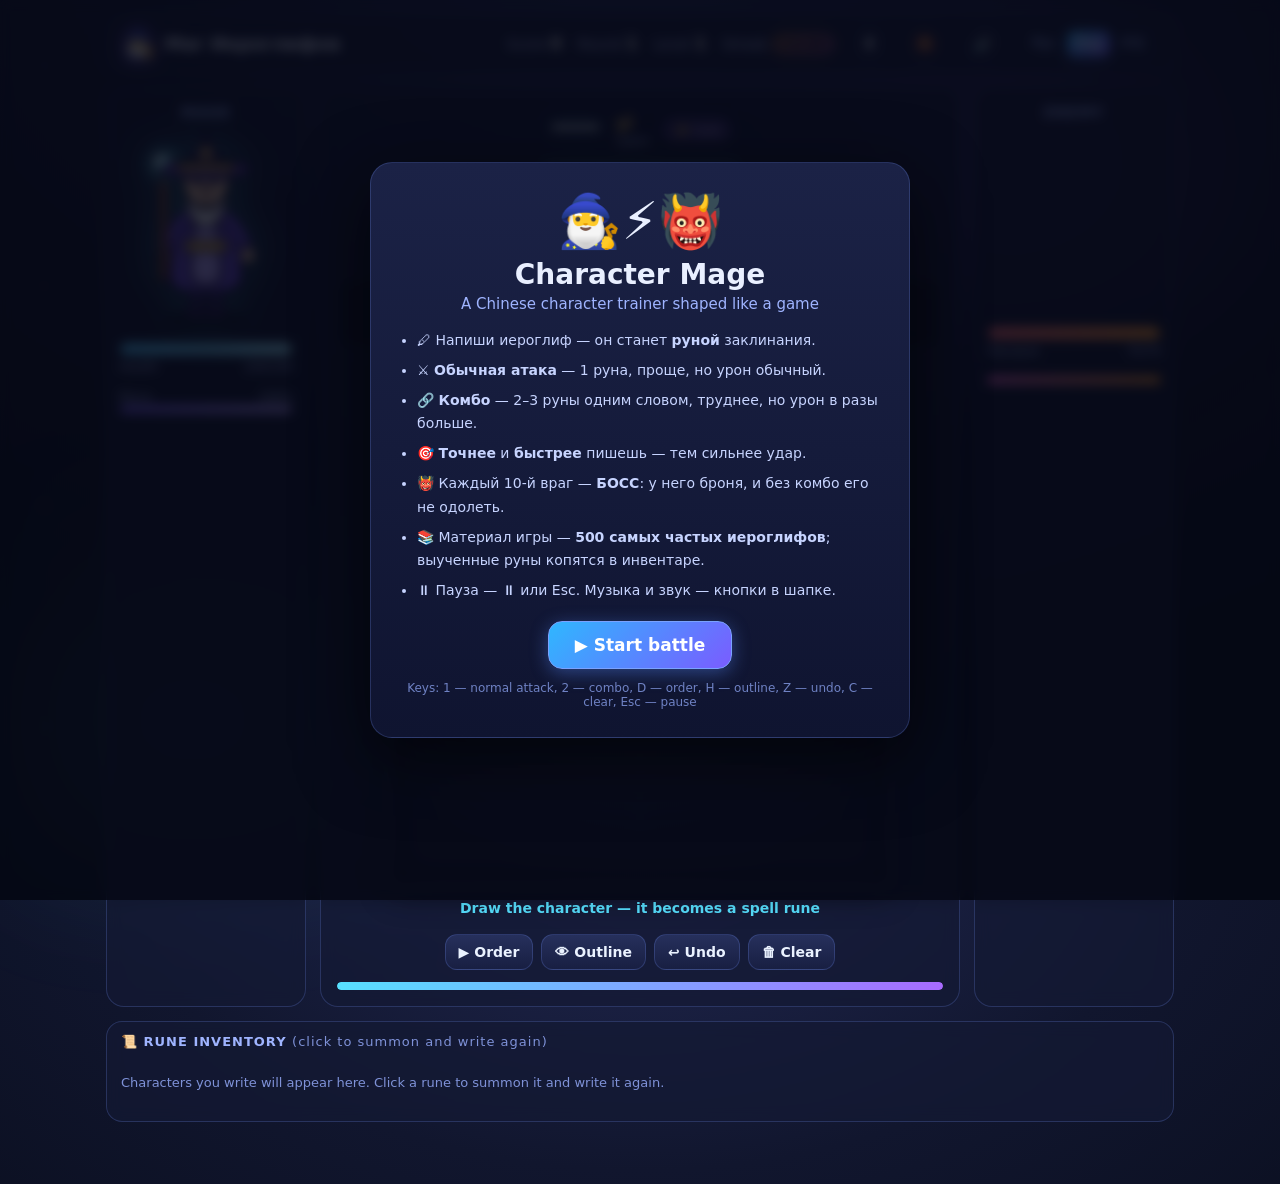
<file: game/classic/index.html>
<!DOCTYPE html>
<html lang="ru">
<head>
<meta charset="UTF-8">
<meta name="viewport" content="width=device-width, initial-scale=1.0, viewport-fit=cover">
<!-- Раньше стояло maximum-scale=1.0, user-scalable=no: это запрещает щипковый
     зум (плохо для доступности), а на телефонах с вырезом не учитывает
     безопасные зоны. Рисование защищено отдельно — touch-action:none на доске. -->
<title data-i18n="app.title">Маг Иероглифов</title>
<style>
  :root{
    --bg1:#070b18;
    --bg2:#11162e;
    --panel:rgba(20,26,52,.72);
    --panel2:rgba(28,36,72,.65);
    --border:rgba(120,150,255,.22);
    --cyan:#57e0ff;
    --purple:#a86bff;
    --gold:#ffd166;
    --ink:#eaf2ff;
    --good:#5effb0;
    --warn:#ffd166;
    --bad:#ff6b7a;
  }
  *{box-sizing:border-box; -webkit-tap-highlight-color:transparent;}
  html,body{margin:0;height:100%;}
  body{
    font-family:"Segoe UI",system-ui,-apple-system,Roboto,sans-serif;
    color:#e9efff;
    background:radial-gradient(1200px 800px at 50% -10%, #232a56 0%, var(--bg2) 45%, var(--bg1) 100%);
    overflow-x:hidden;
    min-height:100%;
    /* 100dvh учитывает то, что адресная строка мобильного браузера
       уезжает при прокрутке: без него высота прыгает, и доска «дёргается». */
    min-height:100vh;
    min-height:100dvh;
    position:relative;
    user-select:none;
    -webkit-user-select:none;
    /* Не даём прокрутке тянуть страницу снизу (pull-to-refresh мешает игре). */
    overscroll-behavior-y:none;
    /* Безопасные зоны: айфоны/айпады с вырезом и «динамическим островом». */
    padding-left:env(safe-area-inset-left);
    padding-right:env(safe-area-inset-right);
  }
  .stars{
    position:fixed;inset:0;z-index:0;pointer-events:none;
    background:radial-gradient(1.5px 1.5px at 20% 30%, #fff 50%, transparent 51%),
               radial-gradient(1px 1px at 70% 20%, #bcd4ff 50%, transparent 51%),
               radial-gradient(2px 2px at 45% 70%, #ffe6b0 50%, transparent 51%);
    background-size:220px 220px, 180px 180px, 260px 260px;
    opacity:.5; animation:twinkle 6s ease-in-out infinite alternate;
  }
  @keyframes twinkle{from{opacity:.25}to{opacity:.6}}
  .nebula{
    position:fixed;inset:0;z-index:0;pointer-events:none;filter:blur(60px);
    background:radial-gradient(400px 300px at 80% 20%, rgba(168,107,255,.18), transparent 70%),
               radial-gradient(500px 350px at 15% 80%, rgba(87,224,255,.14), transparent 70%);
  }
  #game{
    position:relative;z-index:2;
    max-width:1100px;margin:0 auto;padding:14px 16px 30px;
  }
  header.top{
    display:flex;align-items:center;justify-content:space-between;gap:10px;flex-wrap:wrap;
    padding:12px 16px;border:1px solid var(--border);border-radius:16px;
    background:var(--panel);backdrop-filter:blur(8px);margin-bottom:14px;
  }
  .brand{display:flex;align-items:center;gap:10px;font-weight:700;font-size:18px;}
  .brand .logo{font-size:26px;filter:drop-shadow(0 0 8px rgba(168,107,255,.8));}
  .hud{display:flex;gap:16px;flex-wrap:wrap;align-items:center;}
  .hud .stat{font-size:14px;color:#c3d0ff;}
  .hud .stat b{color:#fff;font-size:16px;}
  .combo{display:inline-block;min-width:34px;text-align:center;padding:2px 8px;border-radius:20px;
    background:linear-gradient(135deg,#ff9d2e,#ff6bd5);font-weight:800;color:#1a0f00;
    box-shadow:0 0 14px rgba(255,150,60,.55);transition:.2s;}
  button{
    cursor:pointer;border:1px solid var(--border);background:linear-gradient(180deg,#26305c,#181f42);
    color:#eaf2ff;border-radius:12px;padding:9px 13px;font-size:14px;font-weight:600;
    transition:.15s;font-family:inherit;
  }
  button:hover{filter:brightness(1.2);border-color:var(--cyan);}
  button:active{transform:translateY(1px);}
  button.primary{
    background:linear-gradient(135deg,#2fb7ff,#7a5cff);border-color:#7aa2ff;color:#fff;
    box-shadow:0 4px 18px rgba(87,140,255,.4);
  }
  button.ghost{background:transparent;}
  button:disabled{opacity:.45;cursor:not-allowed;filter:none;}
  .mutebtn{font-size:16px;padding:6px 10px;}

  main.stage{
    display:grid;grid-template-columns:200px 1fr 200px;gap:14px;align-items:stretch;
  }
  .side{
    border:1px solid var(--border);border-radius:18px;background:var(--panel);
    backdrop-filter:blur(8px);padding:16px 12px;display:flex;flex-direction:column;align-items:center;gap:12px;
    position:relative;overflow:hidden;
  }
  .side h3{margin:0;font-size:14px;letter-spacing:1px;color:#9fb4ff;text-transform:uppercase;}
  .avatar{position:relative;display:flex;align-items:center;justify-content:center;width:100%;min-height:182px;}
  .charSvg{width:158px;height:auto;overflow:visible;filter:drop-shadow(0 8px 14px rgba(0,0,0,.45));}
  .avatar.enemy .charSvg{width:150px;}
  .avatar.mage .charSvg{filter:drop-shadow(0 0 18px rgba(87,224,255,.4)) drop-shadow(0 8px 14px rgba(0,0,0,.45));}
  .avatar.boss{min-height:224px;}
  .avatar.boss .charSvg{width:202px;filter:drop-shadow(0 0 26px rgba(255,70,70,.6)) drop-shadow(0 8px 14px rgba(0,0,0,.5));}
  .avatar.boss::before{content:"";position:absolute;inset:0;margin:auto;width:250px;height:250px;border-radius:50%;
    background:radial-gradient(circle, rgba(255,60,60,.32), transparent 68%);animation:cAura 2.2s ease-in-out infinite;}
  .charSvg .c-crown{display:none;}
  .avatar.boss .charSvg .c-crown{display:block;}

  .charSvg g{transform-box:fill-box;}
  .charSvg .c-body{transform-origin:50% 92%;}
  .charSvg .c-head{transform-origin:50% 92%;}
  .charSvg .c-arm-l{transform-origin:85% 8%;}
  .charSvg .c-arm-r{transform-origin:15% 8%;}
  .charSvg .c-leg-l,.charSvg .c-leg-r{transform-origin:50% 2%;}
  .charSvg .c-wing-l{transform-origin:100% 40%;}
  .charSvg .c-wing-r{transform-origin:0% 40%;}
  .charSvg .c-tail{transform-origin:20% 10%;}
  .charSvg .c-wisp{transform-origin:50% 6%;}
  .charSvg .c-mouth{transform-origin:50% 40%;}

  .avatar.entering{animation:cEnter .9s cubic-bezier(.2,.8,.3,1);}

  /* IDLE */
  .is-idle .c-body{animation:cIdle 2.8s ease-in-out infinite;}
  .is-idle .c-wisp{animation:cWisp 2.4s ease-in-out infinite;}
  .is-idle .c-wing-l{animation:cFlapL .8s ease-in-out infinite;}
  .is-idle .c-wing-r{animation:cFlapR .8s ease-in-out infinite;}
  .is-idle .c-tail{animation:cTail 2.2s ease-in-out infinite;}
  .is-idle .c-orb{animation:cOrbIdle 2.4s ease-in-out infinite;}
  .is-idle .c-orb-glow{animation:cOrbIdle 2.4s ease-in-out infinite;}
  /* WALK */
  .is-walk .c-body{animation:cWalk .5s ease-in-out infinite;}
  .is-walk .c-leg-l{animation:cLegA .5s ease-in-out infinite;}
  .is-walk .c-leg-r{animation:cLegB .5s ease-in-out infinite;}
  .is-walk .c-arm-l{animation:cArmA .5s ease-in-out infinite;}
  .is-walk .c-arm-r{animation:cArmB .5s ease-in-out infinite;}
  .is-walk .c-wing-l{animation:cFlapL .4s ease-in-out infinite;}
  .is-walk .c-wing-r{animation:cFlapR .4s ease-in-out infinite;}
  .is-walk .c-tail{animation:cTail 1.2s ease-in-out infinite;}
  .is-walk .c-wisp{animation:cWisp 1.1s ease-in-out infinite;}
  /* ATTACK */
  .is-attack .c-body{animation:cLunge .55s ease-out;}
  .is-attack .c-arm-l{animation:cRaise .55s ease-out;}
  .is-attack .c-arm-r{animation:cSwing .55s ease-out;}
  .is-attack .c-mouth{animation:cMouth .55s ease-out;}
  .is-attack .c-orb{animation:cOrbBlast .55s ease-out;}
  .is-attack .c-wing-l{animation:cFlapL .3s ease-in-out 2;}
  .is-attack .c-wing-r{animation:cFlapR .3s ease-in-out 2;}
  /* DEFEND */
  .is-defend .c-body{animation:cBrace .5s ease-out;}
  .is-defend .c-arm-l{animation:cGuard .5s ease-out;}
  .is-defend .c-arm-r{animation:cGuardR .5s ease-out;}
  .is-defend .c-shield{animation:cShield .8s ease-out;}
  /* HIT */
  .is-hit .c-body{animation:cHit .45s ease-out;}
  .is-hit .charSvg{animation:cRedFlash .45s ease-out;}
  /* DEATH */
  .is-death .c-body{animation:cDeath 1.1s ease-in forwards;}
  .is-death .c-arm-l,.is-death .c-arm-r{animation:cLimp .6s ease-in forwards;}

  @keyframes cAura{0%,100%{opacity:.5;transform:scale(.95)}50%{opacity:.85;transform:scale(1.05)}}
  @keyframes cEnter{from{transform:translateX(150px) scale(.85);opacity:0}to{transform:translateX(0) scale(1);opacity:1}}
  @keyframes cIdle{0%,100%{transform:translateY(0)}50%{transform:translateY(-5px)}}
  @keyframes cWalk{0%,100%{transform:translateY(0) rotate(-1deg)}25%{transform:translateY(-6px) rotate(1.5deg)}
    75%{transform:translateY(-2px) rotate(-1.5deg)}}
  @keyframes cLegA{0%,100%{transform:rotate(-18deg)}50%{transform:rotate(20deg)}}
  @keyframes cLegB{0%,100%{transform:rotate(20deg)}50%{transform:rotate(-18deg)}}
  @keyframes cArmA{0%,100%{transform:rotate(12deg)}50%{transform:rotate(-16deg)}}
  @keyframes cArmB{0%,100%{transform:rotate(-12deg)}50%{transform:rotate(16deg)}}
  @keyframes cLunge{0%{transform:translate(0,0)}45%{transform:translate(30px,-4px) scale(1.05)}100%{transform:translate(0,0)}}
  @keyframes cRaise{0%{transform:rotate(0)}45%{transform:rotate(-34deg)}100%{transform:rotate(0)}}
  @keyframes cSwing{0%{transform:rotate(0)}45%{transform:rotate(38deg)}100%{transform:rotate(0)}}
  @keyframes cBrace{0%{transform:translate(0,0)}40%{transform:translate(-12px,2px) rotate(-4deg)}100%{transform:translate(0,0)}}
  @keyframes cGuard{0%{transform:rotate(0)}45%{transform:rotate(-30deg)}100%{transform:rotate(0)}}
  @keyframes cGuardR{0%{transform:rotate(0)}45%{transform:rotate(30deg)}100%{transform:rotate(0)}}
  @keyframes cShield{0%{opacity:0;transform:scale(.55)}35%{opacity:.95;transform:scale(1)}100%{opacity:0;transform:scale(1.2)}}
  @keyframes cHit{0%{transform:translate(0,0)}22%{transform:translate(-14px,2px) rotate(-5deg)}55%{transform:translate(7px,-2px) rotate(3deg)}100%{transform:translate(0,0)}}
  @keyframes cDeath{0%{transform:translate(0,0) rotate(0);opacity:1}55%{transform:translate(6px,14px) rotate(-72deg);opacity:1}
    100%{transform:translate(14px,34px) rotate(-92deg);opacity:0}}
  @keyframes cLimp{0%{transform:rotate(0)}100%{transform:rotate(24deg)}}
  @keyframes cMouth{0%,100%{transform:scale(1,1)}45%{transform:scale(1.25,1.7)}}
  @keyframes cFlapL{0%,100%{transform:rotate(0)}50%{transform:rotate(-24deg)}}
  @keyframes cFlapR{0%,100%{transform:rotate(0)}50%{transform:rotate(24deg)}}
  @keyframes cTail{0%,100%{transform:rotate(-9deg)}50%{transform:rotate(9deg)}}
  @keyframes cWisp{0%,100%{transform:translateY(0) scaleY(1)}50%{transform:translateY(4px) scaleY(1.07)}}
  @keyframes cOrbIdle{0%,100%{opacity:.65;transform:scale(1)}50%{opacity:1;transform:scale(1.14)}}
  @keyframes cOrbBlast{0%{transform:scale(1)}40%{transform:scale(1.9);opacity:1}100%{transform:scale(1)}}
  @keyframes cRedFlash{0%{filter:none}25%{filter:brightness(2.2) sepia(1) hue-rotate(-45deg) saturate(5)}100%{filter:none}}

  #game.paused .charSvg, #game.paused .charSvg *, #game.paused .avatar{animation-play-state:paused !important;}
  .hpwrap{width:100%;}
  .hptrack{height:14px;border-radius:9px;background:rgba(0,0,0,.45);overflow:hidden;border:1px solid rgba(255,255,255,.12);}
  .hpfill{height:100%;width:100%;border-radius:9px;transition:width .35s ease;background:linear-gradient(90deg,#38e07a,#8cff9d);}
  .hpfill.mage{background:linear-gradient(90deg,#4dc4ff,#9be8ff);}
  .hplabel{display:flex;justify-content:space-between;font-size:12px;margin-top:4px;color:#b7c6ff;}
  .mana{width:100%;}
  .timerbar{width:100%;height:8px;border-radius:5px;background:rgba(0,0,0,.4);overflow:hidden;}
  .timerfill{height:100%;background:linear-gradient(90deg,#ff9d2e,#ff6bd5);border-radius:5px;transition:width .1s linear;}
  .bossbadge{display:none;position:absolute;top:8px;right:8px;background:linear-gradient(135deg,#ff3b3b,#ff6bd5);
    color:#fff;font-weight:900;font-size:11px;letter-spacing:1px;padding:3px 9px;border-radius:12px;
    box-shadow:0 0 16px rgba(255,60,60,.7);}

  .board{
    border:1px solid var(--border);border-radius:18px;background:var(--panel);
    backdrop-filter:blur(8px);padding:16px;display:flex;flex-direction:column;align-items:center;gap:12px;
  }
  .runecard{display:flex;align-items:center;gap:14px;flex-wrap:wrap;justify-content:center;}
  .runeBig{font-size:52px;line-height:1;font-family:"KaiTi","STKaiti","Noto Serif SC","SimSun",serif;
    color:#fff;text-shadow:0 0 18px rgba(87,224,255,.55);}
  .runemeta{text-align:left;}
  .runemeta .pinyin{font-size:17px;color:var(--gold);font-weight:600;}
  .runemeta .mean{font-size:13px;color:#b7c6ff;}
  .spelltag{font-size:12px;background:rgba(168,107,255,.22);border:1px solid rgba(168,107,255,.4);
    padding:3px 9px;border-radius:20px;color:#d9c4ff;}

  .seqwrap{width:100%;}
  .seqbar{display:flex;gap:8px;justify-content:center;align-items:center;padding:8px;border-radius:12px;
    background:rgba(0,0,0,.28);border:1px solid var(--border);transition:.2s;}
  .seqbar.combo{border-color:var(--gold);box-shadow:0 0 20px rgba(255,209,102,.35);}
  .slot{width:52px;height:52px;border-radius:12px;display:flex;align-items:center;justify-content:center;
    font-size:30px;font-family:"KaiTi","Noto Serif SC","SimSun",serif;color:#3a4a7a;
    border:2px dashed rgba(120,150,255,.28);background:rgba(255,255,255,.03);transition:.2s;}
  .slot.filled{color:#fff;border-style:solid;border-color:var(--cyan);background:rgba(87,224,255,.12);
    box-shadow:0 0 12px rgba(87,224,255,.35);}
  .slot.active{border-color:#fff;box-shadow:0 0 12px rgba(255,255,255,.4);}
  .seqlabel{text-align:center;font-size:13px;color:#8fa2dd;margin-top:6px;min-height:18px;}
  .seqlabel.combo{color:var(--gold);font-weight:700;}

  /* Доска масштабируется и по ширине, и по высоте окна: на телефоне в альбомной
     ориентации иначе поле уходит за экран и его приходится искать прокруткой.
     Координаты рисунка всё равно пересчитываются через getBoundingClientRect,
     поэтому качество и точность от размера не зависят.
     Жёсткого потолка в 340px больше нет: планшет в альбомной ориентации шире
     1100px и с прежним потолком получал доску МЕНЬШЕ, чем телефон. */
  .padbox{position:relative;width:100%;max-width:min(100%, 56vh);}
  canvas#pad{
    width:100%;height:auto;aspect-ratio:1/1;display:block;border-radius:14px;
    background:radial-gradient(circle at 50% 45%, #1b2342 0%, #10152c 78%);
    border:2px solid var(--border);touch-action:none;cursor:crosshair;
    box-shadow:inset 0 0 40px rgba(0,0,0,.5), 0 8px 30px rgba(0,0,0,.35);
  }
  .padbox .hintlabel{
    position:absolute;top:10px;left:12px;font-size:11px;color:#7f92d8;pointer-events:none;letter-spacing:.5px;
  }
  .controls{display:flex;gap:8px;flex-wrap:wrap;justify-content:center;}
  .feedback{min-height:22px;font-size:14px;font-weight:600;color:var(--cyan);text-align:center;}
  .feedback.bad{color:var(--bad);} .feedback.good{color:var(--good);}

  /* выбор атаки */
  .attackwrap{width:100%;}
  .attackbar{display:flex;gap:8px;flex-wrap:wrap;justify-content:center;}
  .atkcard{display:flex;align-items:center;gap:8px;text-align:left;padding:8px 12px;border-radius:12px;
    border:1px solid var(--border);background:linear-gradient(180deg,#222a52,#161c3c);min-width:150px;}
  .atkcard.sel{border-color:var(--cyan);box-shadow:0 0 16px rgba(87,224,255,.4);}
  .atkcard.combo{border-color:rgba(255,209,102,.5);}
  .atkcard.combo.sel{border-color:var(--gold);box-shadow:0 0 18px rgba(255,209,102,.45);}
  .atkicon{font-size:22px;}
  .atkbody{display:flex;flex-direction:column;line-height:1.25;}
  .atkbody b{font-size:13px;color:#fff;}
  .atkrunes{font-family:"KaiTi","Noto Serif SC","SimSun",serif;font-size:22px;color:var(--gold);}
  .atknote{font-size:11px;color:#9fb4ff;}
  .atkhint{font-size:12px;color:#7f92d8;align-self:center;}

  /* инвентарь */
  .invwrap{
    margin-top:14px;border:1px solid var(--border);border-radius:16px;background:var(--panel);
    backdrop-filter:blur(8px);padding:12px 14px;
  }
  .invwrap h4{margin:0 0 8px;font-size:13px;letter-spacing:1px;color:#9fb4ff;text-transform:uppercase;}
  .inventory{display:flex;flex-wrap:wrap;gap:8px;min-height:52px;}
  .invHint{font-size:13px;color:#7f92d8;align-self:center;}
  .rune{position:relative;display:flex;align-items:center;justify-content:center;width:52px;height:52px;
    border-radius:12px;font-size:30px;font-family:"KaiTi","Noto Serif SC","SimSun",serif;color:#fff;
    background:rgba(87,224,255,.10);border:1px solid rgba(120,150,255,.3);}
  .rune:hover{border-color:var(--cyan);}
  .rune.selected{border-color:var(--gold);box-shadow:0 0 14px rgba(255,209,102,.5);background:rgba(255,209,102,.14);}

  .particle{position:fixed;z-index:40;width:8px;height:8px;border-radius:50%;pointer-events:none;
    box-shadow:0 0 8px currentColor;}
  .dmg{position:fixed;z-index:41;font-weight:900;font-size:30px;pointer-events:none;
    text-shadow:0 2px 10px rgba(0,0,0,.6);animation:floatUp 1s ease-out forwards;}
  .dmg.heal{color:var(--good);} .dmg.hurt{color:var(--bad);} .dmg.combo{color:var(--gold);font-size:36px;}
  @keyframes floatUp{0%{opacity:0;transform:translate(-50%,0) scale(.6)}15%{opacity:1;transform:translate(-50%,-10px) scale(1.1)}
    100%{opacity:0;transform:translate(-50%,-80px) scale(1)}}
  .bolt{position:fixed;z-index:39;width:34px;height:34px;pointer-events:none;font-size:30px;
    filter:drop-shadow(0 0 12px rgba(120,220,255,.9));transition:transform .34s cubic-bezier(.5,-0.1,.9,.4);}
  .bolt.combo{font-size:40px;filter:drop-shadow(0 0 18px rgba(255,150,60,.95));}
  .shake{animation:shake .4s;}
  @keyframes shake{0%,100%{transform:translate(0,0)}20%{transform:translate(-8px,4px)}40%{transform:translate(7px,-5px)}
    60%{transform:translate(-5px,3px)}80%{transform:translate(4px,-2px)}}
  .flash{animation:redflash .35s;}
  @keyframes redflash{0%,100%{filter:none}50%{filter:sepia(1) hue-rotate(-40deg) saturate(3) brightness(1.2)}}

  footer.logline{margin-top:12px;text-align:center;font-size:13px;color:#8fa2dd;min-height:20px;}

  /* оверлеи */
  #overlay,#pauseOverlay{
    position:fixed;inset:0;z-index:50;display:flex;align-items:center;justify-content:center;
    background:rgba(5,8,20,.8);backdrop-filter:blur(6px);padding:20px;
  }
  #overlay.hidden,#pauseOverlay.hidden{display:none;}
  .card{
    max-width:540px;width:100%;border:1px solid var(--border);border-radius:22px;
    background:linear-gradient(180deg,#1b2246,#0f1430);padding:28px;text-align:center;
    box-shadow:0 20px 70px rgba(0,0,0,.6);
  }
  .card h1{margin:6px 0 4px;font-size:28px;}
  .card .sub{color:#9fb4ff;margin-bottom:16px;font-size:15px;}
  .card .rules{text-align:left;font-size:14px;line-height:1.7;color:#c7d4ff;margin:0 0 18px;padding-left:18px;}
  .card .rules li{margin:6px 0;}
  .bigbtn{font-size:17px;padding:13px 26px;border-radius:14px;}
  .scorefinal{font-size:20px;color:var(--gold);font-weight:800;margin:8px 0;}
  .keyhint{margin-top:12px;font-size:12px;color:#6f82c4;}
  .pausetitle{font-size:40px;margin-bottom:8px;}

  /* ===== Подстройка под планшет и телефон ===== */

  /* Планшет в горизонтали: колонки остаются, но боковые панели уже,
     а доска наоборот становится крупнее — места для неё теперь хватает. */
  @media (max-width:1100px){
    main.stage{grid-template-columns:150px 1fr 150px;gap:10px;}
    .side{padding:12px 8px;gap:9px;}
    .avatar{min-height:132px;}
    .charSvg{width:118px;}
    .avatar.boss{min-height:160px;}
    .avatar.boss .charSvg{width:150px;}
    .avatar.boss::before{width:200px;height:200px;}
    .padbox{max-width:min(100%, 62vh);}
  }

  /* Узкий экран: одна колонка, панели ложатся в строку над и под доской. */
  @media (max-width:820px){
    main.stage{grid-template-columns:1fr;}
    .side{flex-direction:row;flex-wrap:wrap;justify-content:center;}
    .avatar{min-height:132px;}
    .charSvg{width:118px;}
    .avatar.boss{min-height:162px;}
    .avatar.boss .charSvg{width:152px;}
  }

  /* Телефон: доска — главное, поэтому идёт первой, а панели компактнее.
     Порядок задаём через order: разметку менять не пришлось. */
  @media (max-width:560px){
    #game{padding:10px 10px calc(20px + env(safe-area-inset-bottom));}
    header.top{padding:9px 10px;gap:7px;margin-bottom:9px;}
    .brand{font-size:15px;gap:7px;}
    .brand .logo{font-size:20px;}
    .hud{gap:9px;}
    .hud .stat{font-size:12px;}
    .hud .stat b{font-size:14px;}
    .combo{min-width:30px;font-size:13px;}
    button{padding:8px 10px;font-size:13px;}
    .mutebtn{font-size:15px;padding:5px 8px;}

    .board{order:1;padding:10px;gap:9px;}
    .side{order:2;}
    .runeBig{font-size:40px;}
    .runemeta .pinyin{font-size:15px;}
    .runemeta .mean{font-size:12px;}
    .slot{width:42px;height:42px;font-size:24px;}
    .seqbar{gap:6px;padding:6px;}
    .side{padding:10px 8px;gap:8px;}
    .avatar{min-height:100px;}
    .charSvg{width:88px;}
    .avatar.boss{min-height:122px;}
    .avatar.boss .charSvg{width:108px;}
    .avatar.boss::before{width:150px;height:150px;}
    .padbox{max-width:min(100%, 52vh);}
    .controls{gap:6px;}
    .controls button{padding:8px 10px;font-size:13px;}
    .feedback{font-size:13px;}
    .seqlabel{font-size:12px;}
  }

  /* Очень низкий экран (телефон в альбомной ориентации): доска и так
     ограничена высотой окна, панели ужимаются ещё сильнее. */
  @media (max-height:520px){
    .avatar{min-height:84px;}
    .charSvg{width:76px;}
    .avatar.boss{min-height:100px;}
    .avatar.boss .charSvg{width:92px;}
    .side h3{font-size:12px;}
    .padbox{max-width:min(100%, 46vh);}
  }

  /* Крупные экраны: доске можно расти; главным ограничителем становится высота. */
  @media (min-width:1400px){
    .padbox{max-width:min(100%, 56vh);}
  }

  /* ===== Переключатель языка интерфейса ===== */
  .langswitch{display:inline-flex;gap:2px;padding:2px;border:1px solid var(--border);border-radius:10px;background:rgba(20,26,52,.7);}
  .langbtn{
    cursor:pointer;border:0;background:transparent;color:#9fb4ff;font-family:inherit;
    font-size:12px;font-weight:700;padding:5px 9px;border-radius:8px;transition:.15s;line-height:1.2;
  }
  .langbtn:hover{color:#fff;background:rgba(120,150,255,.16);}
  .langbtn[aria-pressed="true"]{background:linear-gradient(135deg,#2fb7ff,#7a5cff);color:#fff;
    box-shadow:0 3px 12px rgba(87,140,255,.4);}
</style>
</head>
<body>
  <div class="stars"></div>
  <div class="nebula"></div>

  <div id="game">
    <header class="top">
      <div class="brand"><span class="logo">🧙‍♂️</span><span>Маг Иероглифов</span></div>
      <div class="hud">
        <div class="stat"><span data-i18n="hud.score">Счёт</span> <b id="score">0</b></div>
        <div class="stat"><span data-i18n="hud.round">Раунд</span> <b id="round">1</b></div>
        <div class="stat"><span data-i18n="hud.level">Уровень</span> <b id="level">1</b></div>
        <div class="stat"><span data-i18n="hud.streak">Серия</span> <span class="combo" id="streak">×1</span></div>
        <button class="mutebtn ghost" id="pauseBtn" data-i18n-title="top.pause" title="Пауза (Esc)">⏸</button>
        <button class="mutebtn ghost" id="musicBtn" data-i18n-title="top.music" title="8-битная музыка">🔕</button>
        <button class="mutebtn ghost" id="muteBtn" data-i18n-title="top.sound" title="Звук">🔊</button>
        <span class="langswitch" id="langSwitch" role="group" aria-label="Язык / Language / 语言"><button class="langbtn" data-lang="ru" type="button">Рус</button><button class="langbtn" data-lang="en" type="button">Eng</button><button class="langbtn" data-lang="zh" type="button">中文</button></span>
      </div>
    </header>

    <main class="stage">
      <!-- МАГ -->
      <section class="side" id="magePanel">
        <h3 data-i18n="hud.mage">Маг</h3>
        <div class="avatar mage char is-idle" id="mageAvatar">
          <svg viewBox="0 0 200 250" class="charSvg" aria-hidden="true">
            <ellipse class="c-shadow" cx="100" cy="238" rx="52" ry="11" fill="rgba(0,0,0,.35)"/>
            <g class="c-body">
              <g class="c-leg-l">
                <rect x="80" y="182" width="17" height="42" rx="8" fill="#3b2f74" stroke="#160f2e" stroke-width="4"/>
                <ellipse cx="88" cy="228" rx="15" ry="9" fill="#2a2150" stroke="#160f2e" stroke-width="4"/>
              </g>
              <g class="c-leg-r">
                <rect x="104" y="182" width="17" height="42" rx="8" fill="#3b2f74" stroke="#160f2e" stroke-width="4"/>
                <ellipse cx="112" cy="228" rx="15" ry="9" fill="#2a2150" stroke="#160f2e" stroke-width="4"/>
              </g>
              <path d="M100 92 C 72 92 60 118 54 178 C 52 196 62 204 100 204 C 138 204 148 196 146 178 C 140 118 128 92 100 92 Z" fill="#6b4bd6" stroke="#160f2e" stroke-width="5"/>
              <path d="M100 100 C 86 100 82 122 80 178 C 80 190 88 194 100 194 C 112 194 120 190 120 178 C 118 122 114 100 100 100 Z" fill="#b9a6ff" stroke="#160f2e" stroke-width="4"/>
              <rect x="72" y="138" width="56" height="13" rx="6" fill="#ffd166" stroke="#160f2e" stroke-width="4"/>
              <g class="c-arm-l">
                <path d="M78 106 C 60 118 52 138 47 158" fill="none" stroke="#160f2e" stroke-width="19" stroke-linecap="round"/>
                <path d="M78 106 C 60 118 52 138 47 158" fill="none" stroke="#6b4bd6" stroke-width="13" stroke-linecap="round"/>
                <circle cx="47" cy="160" r="10" fill="#ffd9b3" stroke="#160f2e" stroke-width="4"/>
                <g class="c-staff">
                  <rect x="41" y="58" width="10" height="132" rx="5" fill="#a9673a" stroke="#160f2e" stroke-width="4"/>
                  <path d="M46 60 l-10 -13 h20 z" fill="#8a4f2b" stroke="#160f2e" stroke-width="3"/>
                  <circle class="c-orb-glow" cx="46" cy="40" r="24" fill="#57e0ff" opacity=".28"/>
                  <circle class="c-orb" cx="46" cy="40" r="15" fill="#8ef0ff" stroke="#160f2e" stroke-width="4"/>
                  <circle cx="41" cy="35" r="5" fill="#ffffff" opacity=".85"/>
                </g>
              </g>
              <g class="c-arm-r">
                <path d="M122 106 C 140 118 148 136 153 154" fill="none" stroke="#160f2e" stroke-width="19" stroke-linecap="round"/>
                <path d="M122 106 C 140 118 148 136 153 154" fill="none" stroke="#6b4bd6" stroke-width="13" stroke-linecap="round"/>
                <circle cx="153" cy="156" r="10" fill="#ffd9b3" stroke="#160f2e" stroke-width="4"/>
              </g>
              <g class="c-head">
                <ellipse cx="100" cy="64" rx="29" ry="30" fill="#ffd9b3" stroke="#160f2e" stroke-width="5"/>
                <path d="M74 72 C 72 104 86 120 100 120 C 114 120 128 104 126 72 C 120 92 110 98 100 98 C 90 98 80 92 74 72 Z" fill="#f4f5fa" stroke="#160f2e" stroke-width="4"/>
                <path d="M82 54 q9 -7 17 -3" fill="none" stroke="#160f2e" stroke-width="4" stroke-linecap="round"/>
                <path d="M118 54 q-9 -7 -17 -3" fill="none" stroke="#160f2e" stroke-width="4" stroke-linecap="round"/>
                <circle class="c-eye" cx="89" cy="64" r="5.5" fill="#160f2e"/>
                <circle class="c-eye" cx="111" cy="64" r="5.5" fill="#160f2e"/>
                <circle cx="91" cy="62" r="1.8" fill="#fff"/>
                <circle cx="113" cy="62" r="1.8" fill="#fff"/>
                <ellipse class="c-mouth" cx="100" cy="76" rx="7" ry="5" fill="#ffb9a0" stroke="#160f2e" stroke-width="3"/>
                <g class="c-hat">
                  <path d="M100 2 C 93 22 84 38 62 46 L 138 46 C 116 38 107 22 100 2 Z" fill="#7a52e0" stroke="#160f2e" stroke-width="5"/>
                  <ellipse cx="100" cy="47" rx="55" ry="12" fill="#7a52e0" stroke="#160f2e" stroke-width="5"/>
                  <rect x="63" y="40" width="74" height="10" rx="5" fill="#ffd166" stroke="#160f2e" stroke-width="4"/>
                  <path d="M100 14 l3.6 7.4 8.2 1.2 -5.9 5.8 1.4 8.1 -7.3 -3.9 -7.3 3.9 1.4 -8.1 -5.9 -5.8 8.2 -1.2 z" fill="#ffd166" stroke="#160f2e" stroke-width="2.5"/>
                </g>
              </g>
              <circle class="c-shield" cx="100" cy="122" r="80" fill="rgba(87,224,255,.12)" stroke="#57e0ff" stroke-width="6" opacity="0"/>
            </g>
          </svg>
        </div>
        <div class="hpwrap">
          <div class="hptrack"><div class="hpfill mage" id="mageHpFill"></div></div>
          <div class="hplabel"><span data-i18n="hud.health">Здоровье</span><span id="mageHpText">100/100</span></div>
        </div>
        <div class="mana"><div class="hplabel"><span data-i18n="hud.mana">Мана</span><span id="manaText">100%</span></div>
          <div class="hptrack" style="height:10px"><div class="hpfill" id="manaFill" style="background:linear-gradient(90deg,#7a5cff,#b49cff)"></div></div>
        </div>
      </section>

      <!-- ДОСКА ДЛЯ ПИСЬМА -->
      <section class="board">
        <div class="runecard">
          <div class="runeBig" id="runeChar">一</div>
          <div class="runemeta">
            <div class="pinyin" id="runePy">yī</div>
            <div class="mean" id="runeMean">один</div>
          </div>
          <span class="spelltag" id="spellTag" data-i18n="board.runes">✨ руна</span>
        </div>
        <div class="attackwrap">
          <div class="attackbar" id="attackBar"></div>
        </div>
        <div class="seqwrap">
          <div class="seqbar" id="seqBar">
            <div class="slot"></div>
            <div class="slot"></div>
            <div class="slot"></div>
          </div>
          <div class="seqlabel" id="seqLabel" data-i18n="board.hint.chain">Напиши руны — они соберутся в цепочку</div>
        </div>
        <div class="padbox">
          <div class="hintlabel" id="hintLabel" data-i18n="board.hint_contour">Подсказка: контур</div>
          <canvas id="pad" width="1024" height="1024"></canvas>
        </div>
        <div class="feedback" id="feedback" data-i18n="board.hint.rune">Нарисуй иероглиф — он станет руной заклинания</div>
        <div class="controls">
          <button id="demoBtn" data-i18n="board.order" data-i18n-title="top.order_hint" title="Показать порядок штрихов (D)">▶ Порядок</button>
          <button id="hintBtn" data-i18n="board.contour" data-i18n-title="top.contour_hint" title="Показать/скрыть контур (H)">👁 Контур</button>
          <button id="undoBtn" data-i18n="board.undo" data-i18n-title="top.undo_hint" title="Отменить штрих (Z)">↩ Отменить</button>
          <button id="clearBtn" data-i18n="board.clear" data-i18n-title="top.clear_hint" title="Очистить (C)">🗑 Очистить</button>
        </div>
        <div class="timerbar"><div class="timerfill" id="timerFill" style="background:linear-gradient(90deg,#57e0ff,#a86bff)"></div></div>
      </section>

      <!-- ВРАГ -->
      <section class="side" id="enemyPanel">
        <div class="bossbadge" id="bossBadge" data-i18n="enemy.boss">БОСС</div>
        <h3 id="enemyTitle" data-i18n="enemy.foe">Противник</h3>
        <div class="avatar enemy char is-idle" id="enemyAvatar"></div>
        <div class="hpwrap">
          <div class="hptrack"><div class="hpfill" id="enemyHpFill" style="background:linear-gradient(90deg,#ff6b7a,#ff9d2e)"></div></div>
          <div class="hplabel"><span id="enemyName">Призрак</span><span id="enemyHpText">70/70</span></div>
        </div>
        <div class="timerbar" style="margin-top:6px"><div class="timerfill" id="enemyTimer" style="background:linear-gradient(90deg,#ff6bd5,#ff9d2e)"></div>
        <div class="hplabel"><span data-i18n="enemy.attack">Атака врага</span><span id="enemyTimerText"></span></div></div>
      </section>
    </main>

    <!-- ИНВЕНТАРЬ -->
    <div class="invwrap">
      <h4><span data-i18n="inv.title">📜 Инвентарь рун</span> <span style="text-transform:none;font-weight:400;color:#7f92d8" data-i18n="inv.tip">(кликни, чтобы вызвать и написать снова)</span></h4>
      <div class="inventory" id="inventory"></div>
    </div>

    <footer class="logline" id="logline"></footer>
  </div>

  <!-- ОВЕРЛЕЙ (старт / конец) -->
  <div id="overlay">
    <div class="card">
      <div style="font-size:52px">🧙‍♂️⚡👹</div>
      <h1 data-i18n="app.title">Маг Иероглифов</h1>
      <div class="sub" data-i18n="app.subtitle">Тренажёр китайских иероглифов в виде игры</div>
      <ul class="rules" id="rulesList">
        <li>🖊 Напиши иероглиф — он станет <b>руной</b> заклинания.</li>
        <li>⚔ <b>Обычная атака</b> — 1 руна, проще, но урон обычный.</li>
        <li>🔗 <b>Комбо</b> — 2–3 руны одним словом, труднее, но урон в разы больше.</li>
        <li>🎯 <b>Точнее</b> и <b>быстрее</b> пишешь — тем сильнее удар.</li>
        <li>👹 Каждый 10-й враг — <b>БОСС</b>: у него броня, и без комбо его не одолеть.</li>
        <li>📚 Материал игры — <b>500 самых частых иероглифов</b>; выученные руны копятся в инвентаре.</li>
        <li>⏸ Пауза — ⏸ или Esc. Музыка и звук — кнопки в шапке.</li>
      </ul>
      <div class="scorefinal" id="overlayScore"></div>
      <button class="primary bigbtn" id="startBtn" data-i18n="btn.start">▶ Начать бой</button>
      <div class="keyhint" data-i18n="keys.hint">Клавиши: 1 — обычная атака, 2 — комбо, D — порядок, H — контур, Z — отменить, C — очистить, Esc — пауза</div>
    </div>
  </div>

  <!-- ПАУЗА -->
  <div id="pauseOverlay" class="hidden">
    <div class="card">
      <div class="pausetitle">⏸</div>
      <h1 data-i18n="pause.title">Пауза</h1>
      <div class="sub" data-i18n="pause.text">Игра остановлена. Твой прогресс сохранён.</div>
      <button class="primary bigbtn" id="resumeBtn" data-i18n="btn.resume">▶ Продолжить</button>
      <div class="keyhint" data-i18n="pause.resume_hint">Esc или P — продолжить</div>
    </div>
  </div>

    <!-- ==== ШАБЛОНЫ ПЕРСОНАЖЕЙ (SVG) ==== -->
  <template id="tpl-ghost">
    <svg viewBox="0 0 200 232" class="charSvg" aria-hidden="true">
      <ellipse class="c-shadow" cx="100" cy="218" rx="44" ry="10" fill="rgba(0,0,0,.28)"/>
      <g class="c-body">
        <g class="c-wisp">
          <path d="M100 20 C 62 20 44 50 44 90 L 44 172 c 0 10 -10 8 -10 18 c 8 -2 14 -8 20 -8 c 8 0 10 10 20 10 c 10 0 12 -12 24 -12 c 12 0 14 12 24 12 c 10 0 12 -10 20 -10 c 6 0 12 6 20 8 c 0 -10 -10 -8 -10 -18 L 156 90 C 156 50 138 20 100 20 Z" fill="#d6f2ff" stroke="#2a3b6b" stroke-width="4"/>
          <g class="c-head">
            <ellipse cx="80" cy="84" rx="13" ry="16" fill="#1d2748"/>
            <ellipse cx="120" cy="84" rx="13" ry="16" fill="#1d2748"/>
            <circle cx="84" cy="80" r="4" fill="#9be8ff"/>
            <circle cx="124" cy="80" r="4" fill="#9be8ff"/>
            <path class="c-mouth" d="M84 122 q16 22 32 0 q-16 9 -32 0 Z" fill="#1d2748"/>
            <path d="M62 58 q18 -12 36 -4" fill="none" stroke="#2a3b6b" stroke-width="4" stroke-linecap="round"/>
            <path d="M138 58 q-18 -12 -36 -4" fill="none" stroke="#2a3b6b" stroke-width="4" stroke-linecap="round"/>
          </g>
        </g>
        <g class="c-crown"><path d="M74 30 l8 -18 9 12 9 -16 9 16 9 -12 8 18 z" fill="#ffd166" stroke="#8a5a00" stroke-width="3"/></g>
      </g>
    </svg>
  </template>

  <template id="tpl-bat">
    <svg viewBox="0 0 220 206" class="charSvg" aria-hidden="true">
      <ellipse class="c-shadow" cx="110" cy="190" rx="38" ry="9" fill="rgba(0,0,0,.28)"/>
      <g class="c-body">
        <g class="c-wing-l"><path d="M104 92 C 74 60 40 58 14 74 C 34 78 44 88 40 100 C 58 96 68 104 70 116 C 84 106 96 106 104 112 Z" fill="#7a52c8" stroke="#2a1b52" stroke-width="4"/></g>
        <g class="c-wing-r"><path d="M116 92 C 146 60 180 58 206 74 C 186 78 176 88 180 100 C 162 96 152 104 150 116 C 136 106 124 106 116 112 Z" fill="#7a52c8" stroke="#2a1b52" stroke-width="4"/></g>
        <g class="c-leg-l"><path d="M96 150 q-8 18 2 30" fill="none" stroke="#2a1b52" stroke-width="7" stroke-linecap="round"/></g>
        <g class="c-leg-r"><path d="M124 150 q8 18 -2 30" fill="none" stroke="#2a1b52" stroke-width="7" stroke-linecap="round"/></g>
        <ellipse cx="110" cy="128" rx="26" ry="30" fill="#6a4bb8" stroke="#2a1b52" stroke-width="4"/>
        <g class="c-head">
          <path d="M92 42 l-8 -26 20 14 z" fill="#5a3ba0" stroke="#2a1b52" stroke-width="4"/>
          <path d="M128 42 l8 -26 -20 14 z" fill="#5a3ba0" stroke="#2a1b52" stroke-width="4"/>
          <ellipse cx="110" cy="74" rx="32" ry="30" fill="#6a4bb8" stroke="#2a1b52" stroke-width="4"/>
          <ellipse cx="98" cy="72" rx="7" ry="8" fill="#ffd166"/><circle cx="98" cy="72" r="3" fill="#2a1b52"/>
          <ellipse cx="122" cy="72" rx="7" ry="8" fill="#ffd166"/><circle cx="122" cy="72" r="3" fill="#2a1b52"/>
          <path class="c-mouth" d="M98 90 q12 12 24 0 z" fill="#2a1b52"/>
          <path d="M100 90 l3 8 3 -8 z" fill="#fff"/><path d="M114 90 l3 8 3 -8 z" fill="#fff"/>
        </g>
        <g class="c-crown"><path d="M86 46 l7 -16 8 11 8 -15 8 15 8 -11 7 16 z" fill="#ffd166" stroke="#8a5a00" stroke-width="3"/></g>
      </g>
    </svg>
  </template>

  <template id="tpl-ogre">
    <svg viewBox="0 0 210 250" class="charSvg" aria-hidden="true">
      <ellipse class="c-shadow" cx="105" cy="238" rx="56" ry="12" fill="rgba(0,0,0,.3)"/>
      <g class="c-body">
        <g class="c-leg-l"><rect x="72" y="182" width="26" height="44" rx="10" fill="#4f8a33" stroke="#1e3d16" stroke-width="4"/><ellipse cx="85" cy="228" rx="20" ry="11" fill="#3a2a1a" stroke="#1e3d16" stroke-width="4"/></g>
        <g class="c-leg-r"><rect x="112" y="182" width="26" height="44" rx="10" fill="#4f8a33" stroke="#1e3d16" stroke-width="4"/><ellipse cx="125" cy="228" rx="20" ry="11" fill="#3a2a1a" stroke="#1e3d16" stroke-width="4"/></g>
        <path d="M105 96 C 66 96 52 130 50 178 C 49 198 70 206 105 206 C 140 206 161 198 160 178 C 158 130 144 96 105 96 Z" fill="#7ec850" stroke="#1e3d16" stroke-width="5"/>
        <ellipse cx="105" cy="162" rx="34" ry="32" fill="#b7e08a" stroke="#1e3d16" stroke-width="4"/>
        <g class="c-arm-l">
          <path d="M74 112 C 52 124 44 146 42 166" fill="none" stroke="#1e3d16" stroke-width="26" stroke-linecap="round"/>
          <path d="M74 112 C 52 124 44 146 42 166" fill="none" stroke="#7ec850" stroke-width="18" stroke-linecap="round"/>
          <g class="c-club">
            <rect x="30" y="52" width="16" height="112" rx="7" fill="#8a5a2b" stroke="#1e3d16" stroke-width="4"/>
            <ellipse cx="38" cy="54" rx="24" ry="22" fill="#6b4520" stroke="#1e3d16" stroke-width="4"/>
          </g>
        </g>
        <g class="c-arm-r">
          <path d="M136 112 C 158 124 166 144 168 162" fill="none" stroke="#1e3d16" stroke-width="26" stroke-linecap="round"/>
          <path d="M136 112 C 158 124 166 144 168 162" fill="none" stroke="#7ec850" stroke-width="18" stroke-linecap="round"/>
          <circle cx="168" cy="166" r="13" fill="#7ec850" stroke="#1e3d16" stroke-width="4"/>
        </g>
        <g class="c-head">
          <ellipse cx="105" cy="66" rx="40" ry="36" fill="#7ec850" stroke="#1e3d16" stroke-width="5"/>
          <path d="M65 44 q20 -14 40 -2" fill="none" stroke="#1e3d16" stroke-width="6" stroke-linecap="round"/>
          <path d="M145 44 q-20 -14 -40 -2" fill="none" stroke="#1e3d16" stroke-width="6" stroke-linecap="round"/>
          <ellipse cx="88" cy="62" rx="8" ry="9" fill="#fff" stroke="#1e3d16" stroke-width="3"/><circle cx="89" cy="63" r="3.5" fill="#1e3d16"/>
          <ellipse cx="122" cy="62" rx="8" ry="9" fill="#fff" stroke="#1e3d16" stroke-width="3"/><circle cx="123" cy="63" r="3.5" fill="#1e3d16"/>
          <ellipse cx="105" cy="78" rx="10" ry="7" fill="#5f9e3c" stroke="#1e3d16" stroke-width="3"/>
          <path class="c-mouth" d="M80 86 q25 24 50 0 q-25 11 -50 0 Z" fill="#5a1020" stroke="#1e3d16" stroke-width="3"/>
          <path d="M84 88 l5 13 5 -11 z" fill="#fff"/><path d="M126 88 l-5 13 -5 -11 z" fill="#fff"/>
        </g>
        <g class="c-crown"><path d="M74 26 l9 -20 10 14 11 -18 11 18 10 -14 9 20 z" fill="#ffd166" stroke="#8a5a00" stroke-width="3"/></g>
      </g>
    </svg>
  </template>

  <template id="tpl-demon">
    <svg viewBox="0 0 220 250" class="charSvg" aria-hidden="true">
      <ellipse class="c-shadow" cx="110" cy="238" rx="52" ry="11" fill="rgba(0,0,0,.3)"/>
      <g class="c-body">
        <g class="c-tail"><path d="M112 190 q42 6 44 -30 q-2 26 -20 30 q14 4 12 18 q-4 -14 -18 -14 z" fill="#b83f2c" stroke="#4a1408" stroke-width="4"/></g>
        <g class="c-wing-l"><path d="M96 108 C 66 76 34 74 12 92 C 34 94 44 104 42 118 C 60 112 72 120 74 132 Z" fill="#8e2e1e" stroke="#4a1408" stroke-width="4"/></g>
        <g class="c-wing-r"><path d="M124 108 C 154 76 186 74 208 92 C 186 94 176 104 178 118 C 160 112 148 120 146 132 Z" fill="#8e2e1e" stroke="#4a1408" stroke-width="4"/></g>
        <g class="c-leg-l"><rect x="86" y="184" width="20" height="42" rx="9" fill="#c34a33" stroke="#4a1408" stroke-width="4"/><path d="M84 226 h26 l-4 13 h-18 z" fill="#8e2e1e" stroke="#4a1408" stroke-width="3"/></g>
        <g class="c-leg-r"><rect x="114" y="184" width="20" height="42" rx="9" fill="#c34a33" stroke="#4a1408" stroke-width="4"/><path d="M112 226 h26 l-4 13 h-18 z" fill="#8e2e1e" stroke="#4a1408" stroke-width="3"/></g>
        <path d="M110 100 C 78 100 66 130 64 180 C 63 198 82 206 110 206 C 138 206 157 198 156 180 C 154 130 142 100 110 100 Z" fill="#e0553f" stroke="#4a1408" stroke-width="5"/>
        <ellipse cx="110" cy="152" rx="26" ry="30" fill="#f08a6a" stroke="#4a1408" stroke-width="4"/>
        <g class="c-arm-l">
          <path d="M84 116 C 64 128 56 148 56 166" fill="none" stroke="#4a1408" stroke-width="22" stroke-linecap="round"/>
          <path d="M84 116 C 64 128 56 148 56 166" fill="none" stroke="#e0553f" stroke-width="15" stroke-linecap="round"/>
          <g class="c-club">
            <rect x="52" y="46" width="9" height="126" rx="4" fill="#8a5a2b" stroke="#4a1408" stroke-width="4"/>
            <path d="M56 46 l-16 -12 8 -10 8 8 8 -14 8 14 8 -8 8 10 -16 12 z" fill="#ffd166" stroke="#4a1408" stroke-width="3"/>
          </g>
        </g>
        <g class="c-arm-r">
          <path d="M136 116 C 156 130 162 148 162 166" fill="none" stroke="#4a1408" stroke-width="22" stroke-linecap="round"/>
          <path d="M136 116 C 156 130 162 148 162 166" fill="none" stroke="#e0553f" stroke-width="15" stroke-linecap="round"/>
          <circle cx="162" cy="170" r="12" fill="#e0553f" stroke="#4a1408" stroke-width="4"/>
        </g>
        <g class="c-head">
          <ellipse cx="110" cy="68" rx="36" ry="33" fill="#e0553f" stroke="#4a1408" stroke-width="5"/>
          <path d="M78 44 C 66 20 62 8 60 2 C 74 10 86 22 92 38 Z" fill="#f0e0d0" stroke="#4a1408" stroke-width="4"/>
          <path d="M142 44 C 154 20 158 8 160 2 C 146 10 134 22 128 38 Z" fill="#f0e0d0" stroke="#4a1408" stroke-width="4"/>
          <path d="M82 56 q12 -10 24 -4" fill="none" stroke="#4a1408" stroke-width="5" stroke-linecap="round"/>
          <path d="M138 56 q-12 -10 -24 -4" fill="none" stroke="#4a1408" stroke-width="5" stroke-linecap="round"/>
          <ellipse cx="96" cy="68" rx="9" ry="10" fill="#ffd166" stroke="#4a1408" stroke-width="3"/><ellipse cx="96" cy="68" rx="3" ry="7" fill="#4a1408"/>
          <ellipse cx="124" cy="68" rx="9" ry="10" fill="#ffd166" stroke="#4a1408" stroke-width="3"/><ellipse cx="124" cy="68" rx="3" ry="7" fill="#4a1408"/>
          <path class="c-mouth" d="M88 86 q22 24 44 0 q-22 9 -44 0 Z" fill="#3a0a06" stroke="#4a1408" stroke-width="3"/>
          <path d="M92 88 l4 12 5 -10 z" fill="#fff"/><path d="M128 88 l-4 12 -5 -10 z" fill="#fff"/>
        </g>
        <g class="c-crown"><path d="M82 30 l8 -20 10 13 10 -18 10 18 10 -13 8 20 z" fill="#ffd166" stroke="#8a5a00" stroke-width="3"/></g>
      </g>
    </svg>
  </template>

  <template id="tpl-dragon">
    <svg viewBox="0 0 230 250" class="charSvg" aria-hidden="true">
      <ellipse class="c-shadow" cx="115" cy="238" rx="56" ry="11" fill="rgba(0,0,0,.3)"/>
      <g class="c-body">
        <g class="c-tail"><path d="M118 196 q50 4 52 -34 q-4 30 -22 34 q16 4 14 20 q-6 -16 -20 -16 z" fill="#2f9e68" stroke="#12402a" stroke-width="4"/></g>
        <g class="c-wing-l"><path d="M100 110 C 68 74 30 70 8 88 C 32 92 42 102 40 118 C 60 112 74 120 76 134 Z" fill="#2f9e68" stroke="#12402a" stroke-width="4"/><path d="M40 96 l-12 22 M58 104 l-9 26" stroke="#12402a" stroke-width="3" fill="none"/></g>
        <g class="c-wing-r"><path d="M130 110 C 162 74 200 70 222 88 C 198 92 188 102 190 118 C 170 112 156 120 154 134 Z" fill="#2f9e68" stroke="#12402a" stroke-width="4"/><path d="M190 96 l12 22 M172 104 l9 26" stroke="#12402a" stroke-width="3" fill="none"/></g>
        <g class="c-leg-l"><rect x="90" y="186" width="22" height="42" rx="9" fill="#3fb87a" stroke="#12402a" stroke-width="4"/><path d="M86 226 h30 l-4 13 h-22 z" fill="#2f9e68" stroke="#12402a" stroke-width="3"/></g>
        <g class="c-leg-r"><rect x="118" y="186" width="22" height="42" rx="9" fill="#3fb87a" stroke="#12402a" stroke-width="4"/><path d="M114 226 h30 l-4 13 h-22 z" fill="#2f9e68" stroke="#12402a" stroke-width="3"/></g>
        <path d="M115 104 C 80 104 68 132 66 182 C 65 200 84 208 115 208 C 146 208 165 200 164 182 C 162 132 150 104 115 104 Z" fill="#4bd18a" stroke="#12402a" stroke-width="5"/>
        <ellipse cx="115" cy="158" rx="28" ry="30" fill="#bff0d0" stroke="#12402a" stroke-width="4"/>
        <g class="c-arm-l">
          <path d="M88 120 C 66 132 58 150 58 168" fill="none" stroke="#12402a" stroke-width="22" stroke-linecap="round"/>
          <path d="M88 120 C 66 132 58 150 58 168" fill="none" stroke="#4bd18a" stroke-width="15" stroke-linecap="round"/>
          <path d="M50 168 l-8 14 M58 172 l-4 16 M66 172 l2 16" stroke="#12402a" stroke-width="5" stroke-linecap="round" fill="none"/>
        </g>
        <g class="c-arm-r">
          <path d="M142 120 C 164 132 172 150 172 168" fill="none" stroke="#12402a" stroke-width="22" stroke-linecap="round"/>
          <path d="M142 120 C 164 132 172 150 172 168" fill="none" stroke="#4bd18a" stroke-width="15" stroke-linecap="round"/>
          <path d="M180 168 l8 14 M172 172 l4 16 M164 172 l-2 16" stroke="#12402a" stroke-width="5" stroke-linecap="round" fill="none"/>
        </g>
        <g class="c-head">
          <path d="M70 42 C 56 18 52 6 50 0 C 66 10 80 24 86 42 Z" fill="#f0e0d0" stroke="#12402a" stroke-width="4"/>
          <path d="M160 42 C 174 18 178 6 180 0 C 164 10 150 24 144 42 Z" fill="#f0e0d0" stroke="#12402a" stroke-width="4"/>
          <ellipse cx="115" cy="72" rx="42" ry="36" fill="#4bd18a" stroke="#12402a" stroke-width="5"/>
          <path d="M120 84 q26 4 36 18 q-14 14 -38 8 z" fill="#3fb87a" stroke="#12402a" stroke-width="4"/>
          <circle cx="96" cy="66" r="10" fill="#ffd166" stroke="#12402a" stroke-width="3"/><ellipse cx="96" cy="66" rx="3.5" ry="8" fill="#12402a"/>
          <circle cx="134" cy="66" r="10" fill="#ffd166" stroke="#12402a" stroke-width="3"/><ellipse cx="134" cy="66" rx="3.5" ry="8" fill="#12402a"/>
          <path d="M84 48 q14 -12 30 -6" fill="none" stroke="#12402a" stroke-width="5" stroke-linecap="round"/>
          <path d="M146 48 q-14 -12 -30 -6" fill="none" stroke="#12402a" stroke-width="5" stroke-linecap="round"/>
          <path class="c-mouth" d="M96 92 q20 18 40 2" fill="none" stroke="#12402a" stroke-width="4" stroke-linecap="round"/>
          <path d="M104 96 l4 10 5 -8 z" fill="#fff"/><path d="M126 98 l-4 10 -5 -8 z" fill="#fff"/>
          <circle cx="146" cy="100" r="3" fill="#12402a"/>
        </g>
        <g class="c-crown"><path d="M84 32 l9 -20 10 14 11 -18 11 18 10 -14 9 20 z" fill="#ffd166" stroke="#8a5a00" stroke-width="3"/></g>
      </g>
    </svg>
  </template>

  <template id="tpl-darklord">
    <svg viewBox="0 0 210 250" class="charSvg" aria-hidden="true">
      <ellipse class="c-shadow" cx="105" cy="238" rx="52" ry="11" fill="rgba(0,0,0,.35)"/>
      <g class="c-body">
        <path d="M105 82 C 70 82 48 118 42 196 C 40 210 60 218 105 218 C 150 218 170 210 168 196 C 162 118 140 82 105 82 Z" fill="#2a2450" stroke="#0d0a1e" stroke-width="5"/>
        <path d="M105 96 C 88 96 78 120 74 198 C 74 206 86 212 105 212 C 124 212 136 206 136 198 C 132 120 122 96 105 96 Z" fill="#3a3370" stroke="#0d0a1e" stroke-width="3"/>
        <g class="c-arm-l">
          <path d="M78 112 C 62 126 56 142 56 158" fill="none" stroke="#0d0a1e" stroke-width="22" stroke-linecap="round"/>
          <path d="M78 112 C 62 126 56 142 56 158" fill="none" stroke="#2a2450" stroke-width="15" stroke-linecap="round"/>
          <g class="c-club">
            <rect x="52" y="40" width="9" height="126" rx="4" fill="#3a2a20" stroke="#0d0a1e" stroke-width="4"/>
            <circle cx="56" cy="34" r="26" fill="#ff4d5e" opacity=".28"/>
            <circle cx="56" cy="34" r="16" fill="#ff4d5e" stroke="#0d0a1e" stroke-width="4"/>
          </g>
        </g>
        <g class="c-arm-r">
          <path d="M132 112 C 148 126 154 142 154 158" fill="none" stroke="#0d0a1e" stroke-width="22" stroke-linecap="round"/>
          <path d="M132 112 C 148 126 154 142 154 158" fill="none" stroke="#2a2450" stroke-width="15" stroke-linecap="round"/>
          <path d="M144 158 q10 8 4 18 q-10 -2 -12 -12 z" fill="#8e2e1e" stroke="#0d0a1e" stroke-width="3"/>
        </g>
        <g class="c-head">
          <path d="M105 20 C 70 20 58 52 58 78 C 58 96 74 106 105 106 C 136 106 152 96 152 78 C 152 52 140 20 105 20 Z" fill="#2a2450" stroke="#0d0a1e" stroke-width="5"/>
          <path d="M105 34 C 82 34 74 56 74 80 C 74 92 86 98 105 98 C 124 98 136 92 136 80 C 136 56 128 34 105 34 Z" fill="#100c22"/>
          <ellipse cx="92" cy="74" rx="7" ry="5" fill="#ff5b6b"/>
          <ellipse cx="118" cy="74" rx="7" ry="5" fill="#ff5b6b"/>
          <path class="c-mouth" d="M96 90 q9 8 18 0" fill="none" stroke="#ff5b6b" stroke-width="3" stroke-linecap="round"/>
        </g>
        <g class="c-crown"><path d="M76 22 l9 -20 10 14 10 -18 10 18 10 -14 9 20 z" fill="#ffd166" stroke="#8a5a00" stroke-width="3"/></g>
      </g>
    </svg>
  </template>

  <script src="../hanzi-data.js"></script>
<script src="../hanzi-gloss-zh.js"></script>
<script src="../i18n.js"></script>
  <script>
  "use strict";
  /* ================= ДАННЫЕ ИГРЫ ================= */
  // Материал игры: 500 самых частых иероглифов (штрихи — в hanzi-data.js).
  // Элемент: {ch, py — пиньинь, ru — значение, en — англ. подсказка, s — число штрихов}
  const FALLBACK_CHARS = [
    {ch:"一",py:"yī",ru:"один",en:"one",s:1},
    {ch:"二",py:"èr",ru:"два",en:"two",s:2},
    {ch:"十",py:"shí",ru:"десять",en:"ten",s:2},
    {ch:"人",py:"rén",ru:"человек",en:"man",s:2},
    {ch:"三",py:"sān",ru:"три",en:"three",s:3},
    {ch:"口",py:"kǒu",ru:"рот",en:"mouth",s:3},
    {ch:"山",py:"shān",ru:"гора",en:"mountain",s:3},
    {ch:"大",py:"dà",ru:"большой",en:"big",s:3},
    {ch:"上",py:"shàng",ru:"вверх",en:"up",s:3},
    {ch:"天",py:"tiān",ru:"небо",en:"sky",s:4},
    {ch:"木",py:"mù",ru:"дерево",en:"tree",s:4},
    {ch:"水",py:"shuǐ",ru:"вода",en:"water",s:4},
    {ch:"火",py:"huǒ",ru:"огонь",en:"fire",s:4},
    {ch:"日",py:"rì",ru:"солнце",en:"sun",s:4},
    {ch:"月",py:"yuè",ru:"луна",en:"moon",s:4},
    {ch:"中",py:"zhōng",ru:"середина",en:"middle",s:4},
    {ch:"心",py:"xīn",ru:"сердце",en:"heart",s:4},
    {ch:"手",py:"shǒu",ru:"рука",en:"hand",s:4},
    {ch:"白",py:"bái",ru:"белый",en:"white",s:5},
    {ch:"目",py:"mù",ru:"глаз",en:"eye",s:5},
    {ch:"电",py:"diàn",ru:"электричество",en:"electricity",s:5},
    {ch:"马",py:"mǎ",ru:"лошадь",en:"horse",s:3},
    {ch:"风",py:"fēng",ru:"ветер",en:"wind",s:4},
    {ch:"米",py:"mǐ",ru:"рис",en:"rice",s:6},
    {ch:"花",py:"huā",ru:"цветок",en:"flower",s:7},
    {ch:"雨",py:"yǔ",ru:"дождь",en:"rain",s:8},
    {ch:"学",py:"xué",ru:"учёба",en:"study",s:8},
  ];

  const CHARACTERS = (function(){
    const info = window.HANZI_INFO;
    if(info){
      const keys = Object.keys(info);
      if(keys.length){
        return keys.map(function(ch){
          const v = info[ch] || [];
          return { ch:ch, py:v[0]||"", ru:v[1]||"", en:v[2]||"", zh:v[4]||"", s:v[3]||0 };
        });
      }
    }
    return FALLBACK_CHARS;
  })();
  const CHAR_BY_CH = {};
  CHARACTERS.forEach(function(c){ CHAR_BY_CH[c.ch] = c; });

  const ENEMIES = [
    {art:"ghost",    name:t("enemy.ghost"),   hp:70,  atk:13, atkTime:11.0, color:"#9be8ff"},
    {art:"bat",      name:t("enemy.bat"), hp:85,  atk:15, atkTime:10.0, color:"#c8a2ff"},
    {art:"ogre",     name:t("enemy.ogre"),       hp:110, atk:18, atkTime:9.2,  color:"#ff8b8b"},
    {art:"demon",    name:t("enemy.demon"),     hp:140, atk:20, atkTime:8.6,  color:"#ffb86b"},
    {art:"dragon",   name:t("enemy.dragon"),    hp:180, atk:24, atkTime:8.0,  color:"#7dffb0"},
    {art:"darklord", name:t("enemy.darklord"),   hp:230, atk:28, atkTime:7.4,  color:"#ff6bd5"},
  ];

  // Комбинации: слово из 2–3 рун -> русское название и множитель урона.
  // Оставляем только те, все иероглифы которых есть в игровом материале.
  const COMBO_WORDS = [
    ["不是","не есть",2.6],["不在","отсутствовать",2.6],["一人","один человек",2.6],
    ["一个","один (штука)",2.6],["我的","мой",2.6],["你的","твой",2.6],
    ["他们","они",2.8],["大家","все",2.8],["有人","кто-то",2.6],
    ["中国","Китай",3.2],["中文","китайский язык",2.8],["美国","США",3.2],
    ["大人","взрослый",2.6],["人口","население",2.6],["人们","люди",2.6],
    ["火山","вулкан",3.6],["山火","лесной пожар",3.4],["大火","большой пожар",3.0],
    ["大水","наводнение",3.0],["水手","моряк",3.0],["木马","деревянный конь",3.0],
    ["中心","центр",2.6],["手心","ладонь",2.6],["日月","солнце и луна",3.6],
    ["天上","небеса",3.0],["火花","искра",3.2],["水电","гидроэнергия",3.0],
    ["大风","сильный ветер",2.6],["大米","рис",2.4],["白马","белый конь",2.6],
    ["大学","университет",3.2],["时间","время",3.6],["学生","ученик",3.2],
    ["电影","кино",3.2],["电话","телефон",3.2],["工作","работа",3.2],
    ["问题","вопрос",3.2],["地方","место",2.8],["生活","жизнь",3.2],
    ["世界","мир",3.4],["水果","фрукты",3.2],["火车","поезд",3.2],
    ["飞机","самолёт",3.2],["一点","немного",2.6],["一起","вместе",3.2],
    ["一样","одинаково",2.8],["一半","половина",2.8],["不同","различный",2.8],
    ["什么","что",3.0],["这个","это",2.6],["那个","то",2.6],
    ["怎么","как",3.0],["现在","сейчас",3.2],["可以","можно",3.0],
    ["因为","потому что",3.4],["所以","поэтому",3.4],["但是","но",3.0],
    ["没有","нет",2.6],["知道","знать",3.2],["觉得","чувствовать",3.2],
    ["时候","момент",3.2],["东西","вещь",3.0],["儿子","сын",2.8],
    ["女儿","дочь",3.0],["孩子","ребёнок",3.2],["身体","тело",3.2],
    ["医生","врач",3.2],["老师","учитель",3.2],["同学","однокурсник",3.0],
    ["北京","Пекин",3.4],["上海","Шанхай",3.2],["早上","утро",2.8],
    ["晚上","вечер",2.8],["今天","сегодня",3.2],["明天","завтра",3.2],
    ["昨天","вчера",3.2],["今年","этот год",2.8],["去年","прошлый год",2.8],
    ["小时","час",2.8],["分钟","минута",2.8],["天气","погода",3.2],
    ["下雨","идёт дождь",3.2],["国家","страна",3.4],["政府","власть",3.0],
    ["经济","экономика",3.4],["文化","культура",3.2],["科学","наука",3.2],
    ["历史","история",3.2],["社会","общество",3.2],["学校","школа",3.2],
    ["房子","дом",2.8],["大门","ворота",2.6],["力量","сила",3.0],
    ["男人","мужчина",3.0],["女人","женщина",3.0],["快乐","радость",3.0],
    ["高兴","радостный",3.0],["好看","красивый",3.0],["山水","пейзаж",3.0],
    ["心情","настроение",3.2],["中国话","китайская речь",5.0],
    ["中国人","китаец",6.0],["大学生","студент",5.6],["火山口","кратер вулкана",6.4],
    ["大火山","великий вулкан",7.5],["工作日","рабочий день",5.2]
  ];
  const COMBOS = COMBO_WORDS
    .filter(function(w){ return [...w[0]].every(function(ch){ return !!CHAR_BY_CH[ch]; }); })
    .map(function(w){ return { w:w[0], name:w[1], mult:w[2], len:[...w[0]].length }; });

  /* ================= СОСТОЯНИЕ ================= */
  const pad = document.getElementById("pad");
  const ctx = pad.getContext("2d");
  const GRID = 1024;
  const BOSS_ARMOR = 0.25;   // во сколько раз слабее одиночные атаки по боссу

  /* ================= ПРИВЕДЕНИЕ ШТРИХОВ К ПОЛЮ РИСОВАНИЯ =================
     В hanzi-data.js штрихи лежат в координатах, где ось Y направлена ВВЕРХ
     (математическая система), а canvas рисует Y ВНИЗ. Из-за этого все
     иероглифы выходили на доске перевёрнутыми по вертикали: 八 выглядела как
     «Λ» (рожки вверх), у 上 длинная черта оказывалась сверху — то есть
     получался 下, у 了 форма не совпадала с оригиналом.

     Проверка исходных данных это подтверждает:
       - «центр массы» по Y выше середины у 499 из 500 знаков;
       - первая черта начинается в нижней половине у 469 из 500
         (пишут же сверху вниз);
       - у 上/王/正/里/五/亚 самая длинная горизонталь лежит вверху,
         хотя должна быть внизу.

     Поэтому: (1) отражаем Y, (2) вписываем знак в квадрат FIELD_SIDE по
     центру поля, сохраняя пропорции, чтобы начертание совпало с оригиналом
     и не обрезалось.
     Блок стоит ПОСЛЕ объявления GRID: обращение к нему раньше дало бы
     ReferenceError (временная мёртвая зона let/const). */
  const FIELD_SIDE = 800;                     // сторона, которую занимает иероглиф
  function normalizeStrokes(strokes){
    if(!strokes || !strokes.length) return strokes || [];
    let minX=Infinity, minY=Infinity, maxX=-Infinity, maxY=-Infinity;
    for(const s of strokes) for(const p of s){
      if(p[0]<minX) minX=p[0]; if(p[0]>maxX) maxX=p[0];
      if(p[1]<minY) minY=p[1]; if(p[1]>maxY) maxY=p[1];
    }
    const w=maxX-minX, h=maxY-minY, side=Math.max(w,h);
    if(!(side>0)) return strokes.map(function(s){ return s.map(function(){ return [GRID/2,GRID/2]; }); });
    const k=FIELD_SIDE/side, cx=(minX+maxX)/2, cy=(minY+maxY)/2;
    return strokes.map(function(s){
      return s.map(function(p){
        return [
          Math.round((p[0]-cx)*k + GRID/2),
          /* Отражаем Y: (minY+maxY) - y переворачивает знак относительно его
             собственного центра, после чего сдвиг на GRID/2 ставит его в центр. */
          Math.round(((minY+maxY) - p[1] - cy)*k + GRID/2)
        ];
      });
    });
  }
  /* Нормируем один раз при загрузке: дальше все обращения к штрихам идут через
     strokesOf(), поэтому доска, подсказка, демо и оценка работают в одной и
     той же системе координат и сравниваются с исходным начертанием. */
  const STROKES = Object.create(null);
  (function(){
    const src = (typeof window!=="undefined" && window.HANZI_DATA) || {};
    for(const ch of Object.keys(src)) STROKES[ch] = normalizeStrokes(src[ch]);
  })();
  function strokesOf(ch){
    if(STROKES[ch]) return STROKES[ch];
    const raw = window.HANZI_DATA && window.HANZI_DATA[ch];
    return raw ? normalizeStrokes(raw) : [];
  }

  let muted = false;
  let running = false;
  let resolving = false;
  let paused = false, pausedAt = 0, pauseAccum = 0;
  let autoPending = false;   // заклинание выпускается по таймеру; флаг позволяет отменить отложенный выпуск
  let activePointer = null;  // id указателя, которым сейчас ведётся штрих

  let round = 0;          // номер боя (0-based)
  let score = 0;
  let streak = 0;
  let mageHp = 100, mageHpMax = 100;
  let mana = 100;

  let targetChar = null;   // текущая руна для написания {ch,py,ru}
  let curEnemy, refStrokes;
  let inventory = new Set();  // выученные руны (каждая показывается один раз)
  let plan = [];           // руны выбранной атаки, по порядку
  let written = [];        // [{ch, acc}] — уже написанные руны плана
  let attackMode = "single";
  let comboOffer = null;   // предложенная комбинация {w,name,mult,len}
  let singleRune = null;   // руна для обычной атаки
  let planStart = 0;       // начало отсчёта времени атаки
  let drawn = [];          // [{pts:[[gx,gy],...], quality:0..1|null}]
  let current = null;      // текущий рисуемый штрих (pts)
  let clockStart = 0;      // таймер раунда
  let hintOn = true;
  let enemyAtkLeft, enemyAtkMax;
  let lastNow = 0;

  /* ================= УТИЛИТЫ ================= */
  const clamp = (v,a,b)=>Math.max(a,Math.min(b,v));
  const $ = id=>document.getElementById(id);

  function bboxOf(pts){
    let minX=Infinity,minY=Infinity,maxX=-Infinity,maxY=-Infinity;
    for(const p of pts){ minX=Math.min(minX,p[0]);minY=Math.min(minY,p[1]);maxX=Math.max(maxX,p[0]);maxY=Math.max(maxY,p[1]); }
    return {minX,minY,maxX,maxY};
  }
  function unionBB(strokes){
    let minX=Infinity,minY=Infinity,maxX=-Infinity,maxY=-Infinity, any=false;
    for(const s of strokes) for(const p of s){
      any=true;
      minX=Math.min(minX,p[0]);minY=Math.min(minY,p[1]);maxX=Math.max(maxX,p[0]);maxY=Math.max(maxY,p[1]);
    }
    if(!any) return {minX:0,minY:0,maxX:1,maxY:1};
    return {minX,minY,maxX,maxY};
  }
  function centroid(pts){
    if(!pts.length) return [0,0];   // иначе 0/0 -> NaN и порча positionScore
    let x=0,y=0; for(const p of pts){x+=p[0];y+=p[1];}
    return [x/pts.length, y/pts.length];
  }
  function resample(pts,n){
    if(n<2) return pts.length ? [[pts[0][0],pts[0][1]]] : [[0,0]];
    if(pts.length<2){
      const p = pts[0]?[pts[0][0],pts[0][1]]:[0,0];
      return Array.from({length:n},()=>[p[0],p[1]]);
    }
    const lens=[0];
    for(let i=1;i<pts.length;i++) lens.push(lens[i-1]+Math.hypot(pts[i][0]-pts[i-1][0],pts[i][1]-pts[i-1][1]));
    const total=lens[lens.length-1]||1;
    const out=[];
    for(let k=0;k<n;k++){
      const t=total*k/(n-1);
      let i=0; while(i<lens.length-1 && lens[i+1]<t) i++;
      const segLen=(lens[i+1]-lens[i])||1;
      const f=(t-lens[i])/segLen;
      const a=pts[i], b=pts[i+1]||a;
      out.push([a[0]+(b[0]-a[0])*f, a[1]+(b[1]-a[1])*f]);
    }
    return out;
  }
  function normalizeUnit(pts){
    const bb=bboxOf(pts);
    const w=bb.maxX-bb.minX, h=bb.maxY-bb.minY, s=Math.max(w,h);
    const out=[];
    if(s<1e-6){ for(const p of pts) out.push([0.5,0.5]); return out; }
    const cx=(bb.minX+bb.maxX)/2, cy=(bb.minY+bb.maxY)/2;
    for(const p of pts) out.push([(p[0]-cx)/s+0.5, (p[1]-cy)/s+0.5]);
    return out;
  }
  function meanDist(A,B){
    let s=0, n=Math.min(A.length,B.length);
    if(!n) return 0;
    for(let i=0;i<n;i++) s+=Math.hypot(A[i][0]-B[i][0],A[i][1]-B[i][1]);
    return s/n;
  }
  function shapeScore(refPts, drawnPts){
    const rb=bboxOf(refPts), db=bboxOf(drawnPts);
    const rs=Math.max(rb.maxX-rb.minX, rb.maxY-rb.minY);
    const ds=Math.max(db.maxX-db.minX, db.maxY-db.minY);
    if(rs<25 && ds<25) return 1;   // обе — точки
    if(rs<25 || ds<25) return 0;   // точка вместо штриха (или наоборот)
    const r=resample(refPts,64), d=resample(drawnPts,64);
    const rn=normalizeUnit(r), dn=normalizeUnit(d);
    const dF=meanDist(rn,dn), dR=meanDist(rn,dn.slice().reverse());
    return clamp(1 - Math.min(dF,dR)/0.30, 0, 1);
  }
  function normInBB(p,bb){
    const w=bb.maxX-bb.minX, h=bb.maxY-bb.minY;
    if(w<1e-6 && h<1e-6) return [0.5,0.5];
    const nx = w>1e-6 ? (p[0]-bb.minX)/w : 0.5;
    const ny = h>1e-6 ? (p[1]-bb.minY)/h : 0.5;
    return [nx,ny];
  }
  function positionScore(refPts, drawnPts, refBB, drawnBB){
    const rc=centroid(refPts), dc=centroid(drawnPts);
    const rn=normInBB(rc,refBB), dn=normInBB(dc,drawnBB);
    const d=Math.hypot(rn[0]-dn[0],rn[1]-dn[1]);
    return clamp(1 - d/0.30, 0, 1);
  }
  function computeAccuracy(refStrokes, drawnStrokes){
    let n=refStrokes.length;
    if(!n) return 0;                 // иначе 0/0 -> NaN
    const refBB=unionBB(refStrokes);
    const drawnBB=unionBB(drawnStrokes);
    let total=0;
    for(let i=0;i<n;i++){
      const d = drawnStrokes[i];
      if(d && d.length){             // пустой штрих считаем пропущенным (0), а не роняем всё в NaN
        const s=shapeScore(refStrokes[i], d);
        const p=positionScore(refStrokes[i], d, refBB, drawnBB);
        total += s*0.72 + p*0.28;
      }
      // пропущенный штрих даёт 0
    }
    let acc = total/n;
    if(drawnStrokes.length>n) acc*=0.9;
    acc = clamp(acc,0,1);
    return Math.pow(acc, 1.35);   // строже к неточности рисования
  }

  /* ================= ЗВУК ================= */
  let AC=null;
  /* Телефоны и планшеты держат AudioContext в состоянии suspended, пока
     пользователь не коснётся страницы, и САМИ приостанавливают звук, когда
     вкладка уходит в фон, гаснет экран или приходит звонок. Без resume()
     контекст остаётся немым навсегда — музыка «пропадает» и не возвращается.
     Поэтому возобновляем его при каждом обращении и при возврате на вкладку. */
  function resumeAudio(){
    if(AC && AC.state==="suspended" && AC.resume){
      try{ const p=AC.resume(); if(p && p.then) p.catch(function(){}); }catch(e){}
    }
  }
  function audio(){
    if(!AC){
      try{
        AC=new (window.AudioContext||window.webkitAudioContext)();
        /* Прерывания (звонок, наушники, Siri) возвращают контекст в running
           сами — тогда нужно вернуть планировщик в настоящее. */
        if(AC && AC.addEventListener) AC.addEventListener("statechange", function(){
          if(AC.state==="running") syncMusicClock();
        });
      }catch(e){}
    }
    resumeAudio();
    return AC;
  }
  /* Разрыв в музыке почти всегда означает, что накопились ноты, которые
     планировщик пытается доиграть за один заход. Возвращаем часы в «сейчас»,
     иначе после возврата на вкладку звучит короткий залп вместо продолжения. */
  function syncMusicClock(){
    if(!AC || !currentSong) return;
    if(AC.currentTime - nextNoteTime > 0.12) nextNoteTime = AC.currentTime + 0.06;
  }
  /* iOS запускает звук только из жеста пользователя — ловим самый первый тап,
     а также возврат на вкладку, снятие блокировки экрана и переключение окна. */
  ["pointerdown","touchstart","keydown"].forEach(function(ev){
    window.addEventListener(ev, function once(){ resumeAudio(); }, {once:true, passive:true});
  });
  document.addEventListener("visibilitychange", function(){
    if(!document.hidden){ resumeAudio(); syncMusicClock(); }
  });
  window.addEventListener("pageshow", function(){ resumeAudio(); syncMusicClock(); });
  window.addEventListener("focus", function(){ resumeAudio(); syncMusicClock(); });
  function tone(freq,dur,type,vol,slide){
    const ac=audio(); if(!ac||muted) return;
    const T=ac.currentTime;
    const o=ac.createOscillator(), g=ac.createGain();
    o.type=type||"sine"; o.frequency.setValueAtTime(freq,T);
    if(slide) o.frequency.exponentialRampToValueAtTime(Math.max(20,freq+slide), T+dur);
    /* Через env(), как музыкальные голоса: раньше громкость выставлялась сразу
       в полное значение, и каждый эффект начинался со щелчка. */
    env(g,T,0.004,dur,vol||0.15);
    o.connect(g); g.connect(ac.destination); o.start(T); o.stop(T+dur+0.02);
  }
  const sfxCast=()=>{ tone(280,.32,"sawtooth",.12,620); tone(640,.28,"sine",.08,420); };
  const sfxCombo=()=>{ tone(440,.16,"sine",.14,220); tone(660,.16,"sine",.14,220); tone(880,.24,"sine",.14,220); };
  const sfxHit=()=>{ tone(130,.3,"square",.22,-70); tone(70,.35,"sine",.2,-30); };
  const sfxHurt=()=>{ tone(210,.4,"sawtooth",.18,-130); };
  const sfxKill=()=>{ tone(520,.18,"sine",.14,300); tone(780,.22,"sine",.12,300); };
  const sfxPause=()=>{ tone(300,.12,"sine",.12,-60); };

    /* ================= КИТАЙСКАЯ МУЗЫКА (процедурная, Web Audio) ================= */
  const MUSIC_VOL = 0.5;
  /* Пентатоника 宫商角徵羽 (гун шан цзюэ чжи юй) — основа китайской классики.
     Одна октава — пять ступеней (2-2-3-2-3 полутона). Храним четыре октавы:
     индекс 0..4 — первая, 5..9 — вторая, 10..14 — третья, 15..19 — четвёртая.
     Мелодии используют индексы 0..10, то есть чуть больше двух октав. */
  function pentaOctaves(degrees, octaves){
    const out = [];
    for(let o=0; o<octaves; o++)
      for(const f of degrees) out.push(Math.round(f*Math.pow(2,o)*100)/100);
    return out;
  }
  /* До-пентатоника 宫调式: C D E G A */
  const C_PENTA = pentaOctaves([261.63,293.66,329.63,392.00,440.00], 4);
  /* Ля-пентатоника 宫调式 (гун): A B C# E F# */
  const A_PENTA = pentaOctaves([220.00,246.94,277.18,329.63,369.99], 4);
  /* Ре-пентатоника 羽调式 (юй): D F G A C — минорная, скорбная, для темы смерти */
  const D_PENTA = pentaOctaves([293.66,349.23,392.00,440.00,523.25], 4);
  const BASSROOT = { C:130.81, A:110.00, F:87.31, G:98.00, D:146.83, E:164.81, B:123.47 };

  function parseBar(s){
    const a = s.trim().split(/\s+/).map(x => x === "." ? -1 : parseInt(x,10));
    while(a.length < 16) a.push(-1);
    return a.slice(0,16);
  }
  const RUN_UP = parseBar("3 . 4 . 5 . 6 . 7 . 8 . 9 . 10 .");

  /* Мелодии записаны в пентатонике 宫商角徵羽 (индексы 0..10 — первая октава).
     Это узнаваемые классические китайские темы, а не абстрактные секвенции.
     "." = пауза; длительность задаётся числом подряд идущих шагов. */

  // --- основная тема: «茉莉花» (Mo Li Hua, «Цветок жасмина») — светлая, созерцательная.
  //     Одна из самых известных китайских народных мелодий; ведёт флейта 笛子,
  //     аккомпанемент — щипковый 古筝 и колокольчики 编钟.
  const SONG_MAIN = {
    bpm:96, scale:C_PENTA, loop:true, leadDur:2.0, inst:"flute", comp:"guzheng", bell:true,
    form:"AABA CABA", prog:"CFGC",
    phrases:{
      // 好一朵美丽的茉莉花
      A:["3 . . 3 . 4 . . 5 . . 5 . . . .",
         "6 . . 5 . . 4 . . 3 . . . . . .",
         "3 . . 3 . 4 . . 5 . . 5 . . . .",
         "6 . . 6 . . 5 . . . . . . . . ."],
      // 好一朵美丽的茉莉花 (повтор, чуть выше)
      B:["5 . . 5 . 6 . . 7 . . 7 . . . .",
         "8 . . 7 . . 6 . . 5 . . . . . .",
         "6 . . 5 . . 4 . . 3 . . . . . .",
         "4 . . 3 . . 2 . . . . . . . . ."],
      // 芬芳美丽满枝芽
      C:["5 . 5 . 6 . 5 . 4 . . 3 . . . .",
         "5 . 5 . 6 . 5 . 4 . . . . . . .",
         "6 . . 7 . . 6 . . 5 . . . . . .",
         "3 . . 4 . . 5 . . . . . . . . ."]
    }
  };
  // --- тема босса: «十面埋伏» (Shi Mian Mai Fu) — боевая пьеса для пипы.
  //     Быстрая, напористая, на низких струнах; ведёт эрху, дробит 古筝.
  const SONG_BOSS = {
    bpm:152, scale:A_PENTA, loop:true, leadDur:1.0, inst:"erhu", comp:"pluck", bell:false,
    form:"ABAC ABAD", prog:"AAGF",
    phrases:{
      // сигнальный зачин на одной ноте — «сбор войска»
      A:["0 . 0 . 0 . 3 . 0 . 2 . 0 . . .",
         "0 . 0 . 3 . 2 . 0 . . . . . . .",
         "0 . 0 . 5 . 4 . 3 . 2 . 1 . . .",
         "0 . . . 2 . . . 0 . . . . . . ."],
      // восходящий натиск
      B:["3 . 3 . 4 . 5 . 6 . . 5 . . . .",
         "7 . . 6 . . 5 . . 4 . . 3 . . .",
         "5 . 6 . 7 . . 8 . . 7 . . 6 . .",
         "5 . . 4 . . 3 . . 2 . . . . . ."],
      // кульминация
      C:["8 . 7 . 6 . 5 . 4 . 3 . 2 . 1 .",
         "3 . . 5 . . 6 . . 8 . . 7 . . .",
         "8 . 8 . 7 . 7 . 6 . 6 . 5 . . .",
         "4 . . 3 . . 2 . . 0 . . . . . ."],
      // отступление и удар гонга
      D:["6 . 5 . 6 . . 4 . . 5 . . 3 . .",
         "4 . . . 3 . . . 2 . . . 1 . . .",
         "2 . 3 . 4 . . 3 . . 2 . . 1 . .",
         "0 . . . 1 . . . 0 . . . . . . ."]
    }
  };
  // --- тема смерти: «二泉映月» (Erquan Yingyue) — скорбная пьеса для эрху.
  //     Медленно, в минорной пентатонике 羽, играется один раз.
  const SONG_DEATH = {
    bpm:58, scale:D_PENTA, loop:false, leadDur:3.4, inst:"erhu", comp:"guzheng", bell:true,
    form:"AA", prog:"DDBD",
    phrases:{
      A:["5 . . . . . 4 . . . 3 . . . . .",
         "2 . . . 3 . . . . . . . . . . .",
         "5 . . . 4 . . . 3 . . . 2 . . .",
         "1 . . . . . . . 0 . . . . . . ."],
      B:["3 . . 4 . . 3 . . 2 . . . . . .",
         "1 . . . 0 . . . 2 . . . . . . .",
         "4 . . . 3 . . . 2 . . . 1 . . .",
         "0 . . . . . . . . . . . . . . ."]
    }
  };

  let musicOn=false, musicPref=true, musicTimer=null, nextNoteTime=0, musicStep=0;
  let musicGain=null, noiseBuf=null, currentSong=null, currentTrack="main";

  function noiseBuffer(){
    const ac=audio(); if(!ac) return null;
    if(!noiseBuf){
      const len=Math.floor(ac.sampleRate*1.2);
      noiseBuf=ac.createBuffer(1,len,ac.sampleRate);
      const d=noiseBuf.getChannelData(0);
      for(let i=0;i<len;i++) d[i]=Math.random()*2-1;
    }
    return noiseBuf;
  }
  function mgain(){
    const ac=audio(); if(!ac) return null;
    if(!musicGain){
      musicGain=ac.createGain();
      musicGain.connect(ac.destination);
    }
    /* Громкость выставляем при каждом обращении, а не только при создании узла:
       иначе создание гейна в приглушённом состоянии зафиксировало бы её навсегда. */
    musicGain.gain.value = muted ? 0 : MUSIC_VOL;
    return musicGain;
  }
  function env(g,t,a,dur,vol){
    g.gain.setValueAtTime(0.0001,t);
    g.gain.linearRampToValueAtTime(vol,t+a);
    g.gain.exponentialRampToValueAtTime(0.0001,t+a+dur);
  }
  // 古筝 / 琵琶 — щипковые: яркая атака, быстрый спад, лёгкое дрожание струны
  function pluck(freq,t,dur,vol){
    const ac=audio(); if(!ac) return;
    const o=ac.createOscillator(), o2=ac.createOscillator(), f=ac.createBiquadFilter(), g=ac.createGain();
    o.type="triangle"; o2.type="sawtooth";
    o.frequency.value=freq; o2.frequency.value=freq*2.006;
    f.type="lowpass";
    f.frequency.setValueAtTime(4200,t);
    f.frequency.exponentialRampToValueAtTime(800,t+dur);
    env(g,t,0.003,dur,vol||0.12);
    o.connect(f); o2.connect(f); f.connect(g); g.connect(mgain());
    o.start(t); o2.start(t); o.stop(t+dur+0.1); o2.stop(t+dur+0.1);
  }
  // 古筝 — щипок с характерным скольжением (глиссандо) и долгим затуханием
  function guzheng(freq,t,dur,vol,glide){
    const ac=audio(); if(!ac) return;
    const o=ac.createOscillator(), o2=ac.createOscillator(), f=ac.createBiquadFilter(), g=ac.createGain();
    o.type="triangle"; o2.type="sine";
    o.frequency.setValueAtTime(freq,t);
    if(glide) o.frequency.exponentialRampToValueAtTime(freq*(glide>0?1.06:0.94), t+dur*0.7);
    o2.frequency.value=freq*2.001;              // лёгкий хор для «металла» струны
    f.type="lowpass";
    f.frequency.setValueAtTime(5000,t);
    f.frequency.exponentialRampToValueAtTime(600,t+dur);
    env(g,t,0.002,dur*1.5,vol||0.11);
    o.connect(f); o2.connect(f); f.connect(g); g.connect(mgain());
    o.start(t); o2.start(t); o.stop(t+dur*1.5+0.15); o2.stop(t+dur*1.5+0.15);
  }
  // 笛子 — бамбуковая флейта: дыхание, вибрато, мягкая атака
  function flute(freq,t,dur,vol){
    const ac=audio(); if(!ac) return;
    const o=ac.createOscillator(), g=ac.createGain(), lfo=ac.createOscillator(), lg=ac.createGain();
    const breath=ac.createBufferSource(), bf=ac.createBiquadFilter(), bg=ac.createGain();
    o.type="sine"; o.frequency.value=freq;
    lfo.type="sine"; lfo.frequency.value=5.5; lg.gain.value=freq*0.012;
    lfo.connect(lg); lg.connect(o.frequency);
    env(g,t,0.05,dur,vol||0.10);
    o.connect(g); g.connect(mgain());
    o.start(t); lfo.start(t); o.stop(t+dur+0.1); lfo.stop(t+dur+0.1);
    /* Шумовое «дыхание» — то, что делает бамбуковую флейту узнаваемой. */
    const buf=noiseBuffer();
    if(buf){
      breath.buffer=buf;
      bf.type="bandpass"; bf.Q.value=1.1; bf.frequency.value=freq*2;
      bg.gain.setValueAtTime(0.0001,t);
      bg.gain.linearRampToValueAtTime((vol||0.10)*0.5,t+0.06);
      bg.gain.exponentialRampToValueAtTime(0.0001,t+Math.min(dur,0.5));
      breath.connect(bf); bf.connect(bg); bg.connect(mgain());
      breath.start(t); breath.stop(t+dur+0.1);
    }
  }
  // 编钟 / 磬 — бронзовый колокол: чистый тон с биениями, очень долгий хвост
  function bell(freq,t,dur,vol){
    const ac=audio(); if(!ac) return;
    const o=ac.createOscillator(), o2=ac.createOscillator(), g=ac.createGain();
    o.type="sine"; o2.type="sine";
    o.frequency.value=freq;
    o2.frequency.value=freq*1.005;              // расстроенный обертон -> биения
    env(g,t,0.006,dur*3.2,vol||0.09);
    o.connect(g); o2.connect(g); g.connect(mgain());
    o.start(t); o2.start(t); o.stop(t+dur*3.2+0.2); o2.stop(t+dur*3.2+0.2);
  }
  // эрху — смычковый
  function erhu(freq,t,dur,vol){
    const ac=audio(); if(!ac) return;
    const o=ac.createOscillator(), f=ac.createBiquadFilter(), g=ac.createGain();
    const lfo=ac.createOscillator(), lg=ac.createGain();
    o.type="sawtooth"; o.frequency.value=freq;
    f.type="lowpass"; f.frequency.value=1500;
    lfo.type="sine"; lfo.frequency.value=5.8; lg.gain.value=freq*0.02;
    lfo.connect(lg); lg.connect(o.frequency);
    env(g,t,0.16,dur,vol||0.09);
    o.connect(f); f.connect(g); g.connect(mgain());
    o.start(t); lfo.start(t); o.stop(t+dur+0.12); lfo.stop(t+dur+0.12);
  }
  function bassPluck(freq,t,dur,vol){
    const ac=audio(); if(!ac) return;
    const o=ac.createOscillator(), f=ac.createBiquadFilter(), g=ac.createGain();
    o.type="triangle"; o.frequency.value=freq;
    f.type="lowpass"; f.frequency.value=700;
    env(g,t,0.006,dur,vol||0.20);
    o.connect(f); f.connect(g); g.connect(mgain());
    o.start(t); o.stop(t+dur+0.1);
  }
  // барабаны: 大鼓, 木鱼, 锣
  function drumLow(t,vol){
    const ac=audio(); if(!ac) return;
    const o=ac.createOscillator(), g=ac.createGain();
    o.type="sine";
    o.frequency.setValueAtTime(115,t);
    o.frequency.exponentialRampToValueAtTime(38,t+0.16);
    g.gain.setValueAtTime(vol||0.4,t);
    g.gain.exponentialRampToValueAtTime(0.0001,t+0.22);
    o.connect(g); g.connect(mgain());
    o.start(t); o.stop(t+0.24);
  }
  function woodblock(t,vol){
    const ac=audio(); if(!ac) return;
    const o=ac.createOscillator(), g=ac.createGain();
    o.type="square";
    o.frequency.setValueAtTime(1250,t);
    o.frequency.exponentialRampToValueAtTime(700,t+0.05);
    g.gain.setValueAtTime(vol||0.06,t);
    g.gain.exponentialRampToValueAtTime(0.0001,t+0.07);
    o.connect(g); g.connect(mgain());
    o.start(t); o.stop(t+0.09);
  }
  function gong(t,vol){
    const ac=audio(); if(!ac) return;
    const buf=noiseBuffer(); if(!buf) return;
    const src=ac.createBufferSource(); src.buffer=buf;
    const f=ac.createBiquadFilter();
    f.type="bandpass"; f.Q.value=2.6;
    f.frequency.setValueAtTime(430,t);
    f.frequency.exponentialRampToValueAtTime(170,t+1.1);
    const g=ac.createGain();
    g.gain.setValueAtTime(vol||0.15,t);
    g.gain.exponentialRampToValueAtTime(0.0001,t+1.3);
    src.connect(f); f.connect(g); g.connect(mgain());
    src.start(t); src.stop(t+1.4);
  }
  function buildSong(cfg){
    const form=cfg.form.replace(/\s+/g,"");
    const bars=[];
    for(let pi=0; pi<form.length; pi++){
      const phrase=cfg.phrases[form[pi]];
      if(!phrase) continue;
      for(let bi=0; bi<phrase.length; bi++){
        bars.push({
          lead:parseBar(phrase[bi]),
          /* Прогрессия привязана к такту ВНУТРИ фразы: раньше индексировалась по
             абсолютному номеру такта, и аккорды разъезжались с мелодией,
             стоило изменить длину фразы. */
          bass:cfg.prog[bi % cfg.prog.length],
          run:(bi===3)?RUN_UP:null,
          gong:(bi===0 && pi%2===0)
        });
      }
    }
    return { cfg:cfg, bars:bars, stepDur:60/cfg.bpm/4, fast:cfg.bpm>120 };
  }
  function playStep(song,s,t){
    const bar=song.bars[Math.floor(s/16) % song.bars.length];
    const st=s%16, c=song.cfg, sd=song.stepDur;
    const n=bar.lead[st];
    if(n>=0){
      const f=c.scale[n];
      if(c.inst==="erhu") erhu(f,t,sd*c.leadDur,0.11);
      else flute(f,t,sd*c.leadDur,0.11);
      /* Подголосок в терцию/кварту на сильных долях — приём традиционного
         ансамбля (支声复调): та же мелодия с расхождением, а не аккорд. */
      if(st===0 && n+2 < c.scale.length){
        const f2=c.scale[n+2];
        if(c.comp==="guzheng") guzheng(f2,t,sd*1.4,0.055,0);
        else if(c.inst==="erhu") erhu(f2,t,sd*c.leadDur*0.8,0.055);
      }
    }
    if(bar.run){ const p=bar.run[st]; if(p>=0) pluck(c.scale[p],t,sd*2.2,0.075); }
    /* Аккомпанемент: щипковый 古筝 на каждую долю — «жемчуг по нефриту». */
    if(c.comp==="guzheng" && (st===0||st===4||st===8||st===12)){
      const deg=[0,2,4][ (st/4|0) % 3 ];
      const lf = n>=0 ? n : 0;
      guzheng(c.scale[Math.max(0,(lf+deg) % 5)], t, sd*1.1, 0.05, st===0?1:(st===8?-1:0));
    }
    const root=BASSROOT[bar.bass];
    if(root){
      if(st===0) bassPluck(root,t,sd*5,0.22);
      else if(st===8) bassPluck(root*1.5,t,sd*2.4,0.13);
      else if(!song.fast && st===4) bassPluck(root*1.5,t,sd*1.6,0.08);
    }
    /* Колокол 编钟 — редкий, «храмовый»: раз в две фразы на первой доле. */
    if(c.bell && bar.gong && st===0) bell(c.scale[0]*2,t,sd*2.2,0.075);
    if(song.fast){
      if(st===0||st===6||st===10) drumLow(t,0.5);
      else if(st%4===2) drumLow(t,0.16);
      if(st===4||st===12) woodblock(t,0.05);
    } else {
      if(st===0||st===8) drumLow(t,0.30);
      else if(st===4||st===12) woodblock(t,0.06);
      /* Мягкая дробь 木鱼 между долями — дыхание живой игры. */
      else if(st%4===2) woodblock(t,0.025);
    }
    if(bar.gong) gong(t, song.fast ? 0.20 : 0.13);
  }
  function musicScheduler(){
    const ac=audio(); if(!ac || !musicOn || !currentSong) return;
    /* Пока контекст suspended, currentTime не идёт — планировать ноты
       бессмысленно. Это происходит на телефоне, пока не было первого жеста,
       или когда звук самовольно приостановила система. */
    if(ac.state==="suspended"){ return; }
    const sd=currentSong.stepDur;
    while(nextNoteTime < ac.currentTime + 0.18){
      /* Если вкладка была в фоне (setInterval троттлится до >=1 с), nextNoteTime
         безнадёжно отстаёт. Раньше цикл доигрывал каждую пропущенную ноту —
         сотни нот с метками в прошлом, слипшийся клубок. Пересинхронизируемся
         вместо доигрывания пропущенного. */
      if(nextNoteTime < ac.currentTime - 0.05) nextNoteTime = ac.currentTime + 0.02;
      playStep(currentSong, musicStep, nextNoteTime);
      musicStep++;
      nextNoteTime += sd;
      if(!currentSong.cfg.loop && musicStep >= currentSong.bars.length*16){
        stopMusic();
        return;
      }
    }
  }
  function stopMusicLoop(){ if(musicTimer){ clearInterval(musicTimer); musicTimer=null; } }
  function updateMusicBtn(){ const b=$("musicBtn"); if(b) b.textContent = musicOn ? "🎵" : "🔕"; }
  function playSong(track){
    const ac=audio(); if(!ac) return;
    currentTrack = track || "main";
    currentSong = buildSong(currentTrack==="boss" ? SONG_BOSS : currentTrack==="death" ? SONG_DEATH : SONG_MAIN);
    musicStep=0;
    nextNoteTime=ac.currentTime+0.06;
    musicOn=true;
    mgain();
    resumeAudio();
    stopMusicLoop();
    musicTimer=setInterval(musicScheduler,25);
    updateMusicBtn();
  }
  function setTrack(track){
    currentTrack = track;
    if(!musicPref) return;
    if(musicOn && musicTimer && currentSong && currentSong.cfg===trackCfg(track)) return;
    playSong(track);
  }
  function trackCfg(track){ return track==="boss" ? SONG_BOSS : track==="death" ? SONG_DEATH : SONG_MAIN; }
  function stopMusic(){ musicOn=false; stopMusicLoop(); updateMusicBtn(); }
  function toggleMusic(){
    musicPref = !musicPref;
    /* Раньше здесь стоял частный случай currentTrack==="death" ? "main" : currentTrack,
       из-за которого на экране проигрыша тема смерти терялась безвозвратно,
       а currentTrack перезаписывался на "main". Завершение песни и так
       обрабатывается флагом loop:false, так что особый случай не нужен. */
    if(musicPref) playSong(currentTrack || "main");
    else stopMusic();
  }

  /* ================= РЕНДЕР ================= */
  function drawPolyline(pts, color, width, dash){
    if(!pts||pts.length<1) return;
    ctx.save();
    ctx.strokeStyle=color; ctx.lineWidth=width; ctx.lineCap="round"; ctx.lineJoin="round";
    if(dash) ctx.setLineDash(dash);
    ctx.beginPath(); ctx.moveTo(pts[0][0],pts[0][1]);
    for(let i=1;i<pts.length;i++) ctx.lineTo(pts[i][0],pts[i][1]);
    ctx.stroke(); ctx.restore();
  }

  /* Крест-ориентир по границам поля иероглифа: линии идут от края поля
     (GRID/2 - FIELD_SIDE/2) до противоположного края, а не на фиксированных
     80..944, которые не совпадали с полем после приведения штрихов. */
  const FIELD_LO = (GRID - FIELD_SIDE) / 2, FIELD_HI = FIELD_LO + FIELD_SIDE;
  function render(){
    ctx.clearRect(0,0,GRID,GRID);
    ctx.save();
    ctx.strokeStyle="rgba(120,150,255,.08)"; ctx.lineWidth=2;
    ctx.beginPath();
    ctx.moveTo(GRID/2,FIELD_LO); ctx.lineTo(GRID/2,FIELD_HI);
    ctx.moveTo(FIELD_LO,GRID/2); ctx.lineTo(FIELD_HI,GRID/2);
    ctx.stroke();
    ctx.restore();

    if(hintOn && refStrokes && !demo.active){
      for(let i=0;i<refStrokes.length;i++){
        const isCur = (i===drawn.length);
        const col = isCur ? "rgba(87,224,255,.55)" : "rgba(255,255,255,.14)";
        const w = isCur ? 40 : 30;
        drawPolyline(resample(refStrokes[i],80), col, w);
      }
    }

    for(const s of drawn){
      let col = "#eaf2ff";
      if(s.quality!==null){
        col = s.quality>=0.75 ? "#5effb0" : (s.quality>=0.5 ? "#ffd166" : "#ff6b7a");
      }
      drawPolyline(s.pts, col, 30);
    }
    if(current && current.length) drawPolyline(current, "#7fd4ff", 32);
  }

  /* ================= ДЕМО ПОРЯДКА ШТРИХОВ ================= */
  let demo={active:false, stroke:0, t:0, raf:0};
  function demoLoop(){
    if(!demo.active || paused){ demo.active=false; render(); return; }
    ctx.clearRect(0,0,GRID,GRID);
    ctx.save(); ctx.strokeStyle="rgba(120,150,255,.08)"; ctx.lineWidth=2;
    ctx.beginPath();
    ctx.moveTo(GRID/2,FIELD_LO); ctx.lineTo(GRID/2,FIELD_HI);
    ctx.moveTo(FIELD_LO,GRID/2); ctx.lineTo(FIELD_HI,GRID/2);
    ctx.stroke(); ctx.restore();
    for(let s=0;s<demo.stroke;s++) drawPolyline(resample(refStrokes[s],80), "rgba(255,209,102,.85)", 30);
    const pts = refStrokes[demo.stroke];
    const path = resample(pts, 70);
    const k = Math.min(path.length-1, Math.floor(demo.t));
    drawPolyline(path.slice(0, k+1), "#ffd166", 34);
    const p = path[Math.min(path.length-1, Math.floor(demo.t))];
    ctx.beginPath(); ctx.arc(p[0],p[1],26,0,7); ctx.fillStyle="rgba(255,230,150,.95)"; ctx.fill();
    ctx.beginPath(); ctx.arc(p[0],p[1],38,0,7); ctx.fillStyle="rgba(255,209,102,.25)"; ctx.fill();
    demo.t += 0.55;
    if(demo.t >= path.length){
      demo.stroke++; demo.t=0;
      if(demo.stroke>=refStrokes.length){ demo.active=false; render(); return; }
    }
    demo.raf=requestAnimationFrame(demoLoop);
  }
  function startDemo(){
    if(!refStrokes || refStrokes.length===0 || demo.active) return;
    demo.active=true; demo.stroke=0; demo.t=0;
    cancelAnimationFrame(demo.raf);
    demo.raf=requestAnimationFrame(demoLoop);
  }
  function stopDemo(){ demo.active=false; cancelAnimationFrame(demo.raf); render(); }

  /* ================= ИНТЕРФЕЙС: ПОСЛЕДОВАТЕЛЬНОСТЬ И ИНВЕНТАРЬ ================= */
  function renderPlan(){
    const slots = $("seqBar").querySelectorAll(".slot");
    slots.forEach((sl,i)=>{
      sl.classList.remove("filled","active");
      if(i<plan.length){ sl.textContent = plan[i].ch; if(i<written.length) sl.classList.add("filled"); }
      else sl.textContent = "·";
      if(i===written.length && i<plan.length) sl.classList.add("active");
    });
    const isCombo = (attackMode==="combo" && comboOffer);
    $("seqBar").classList.toggle("combo", !!isCombo);
    $("seqLabel").classList.toggle("combo", !!isCombo);
    if(isCombo){
      $("seqLabel").textContent = "🔗 Комбо «"+comboOffer.name+"» ×"+comboOffer.mult+" — руна "+(written.length+1)+" из "+plan.length;
    } else {
      $("seqLabel").textContent = t("board.attacks", {n:(written.length+1), total:plan.length});
    }
  }

  function renderAttackChoice(){
    const bar = $("attackBar");
    if(!bar) return;
    bar.innerHTML = "";
    const single = document.createElement("button");
    single.className = "atkcard" + (attackMode==="single" ? " sel" : "");
    single.innerHTML = '<span class="atkicon">⚔</span><span class="atkbody"><b>'+t("atk.normal")+'</b>' +
      '<span class="atkrunes">'+(singleRune?singleRune.ch:"?")+'</span>' +
      '<span class="atknote">'+t("atk.normal_note")+'</span></span>';
    single.addEventListener("click", function(){ if(running && !resolving && !paused) chooseAttack("single"); });
    bar.appendChild(single);

    if(comboOffer){
      const c = document.createElement("button");
      c.className = "atkcard combo" + (attackMode==="combo" ? " sel" : "");
      c.innerHTML = '<span class="atkicon">🔗</span><span class="atkbody"><b>Комбо: «'+comboOffer.name+'»</b>' +
        '<span class="atkrunes">'+comboOffer.w+'</span>' +
        '<span class="atknote">'+comboOffer.len+' руны · ×'+comboOffer.mult+' урона</span></span>';
      c.addEventListener("click", function(){ if(running && !resolving && !paused) chooseAttack("combo"); });
      bar.appendChild(c);
    } else {
      const h = document.createElement("div");
      h.className = "atkhint";
      h.textContent = "Комбо открываются с ростом сложности и всегда доступны на боссах";
      bar.appendChild(h);
    }
  }

  function comboAllowed(){ return !!(curEnemy && (curEnemy.isBoss || round >= 2)); }
  /* Какие иероглифы игрок уже «проходил». Иероглифы идут по возрастанию
     сложности написания, но простых редких знаков в начале много, поэтому
     жёсткое «первые round+4» открывало комбо слишком медленно. Берём не только
     префикс, но и те знаки, что уже встречались в сыгранных раундах. */
  function taughtSet(){
    const taught = {};
    const limit = Math.min(round + 4, CHARACTERS.length);
    for(let i=0;i<limit;i++) taught[CHARACTERS[i].ch] = 1;
    /* Плюс иероглифы, реально выпадавшие в пройденных раундах. */
    const seen = Math.min(round + 1, CHARACTERS.length);
    for(let i=0;i<seen;i++) taught[CHARACTERS[i].ch] = 1;
    /* И знаки из комбо, которые уже предлагались: игрок их видел. */
    if(comboOffer) for(const ch of comboOffer.w) taught[ch] = 1;
    return taught;
  }
  function pickCombo(){
    if(!comboAllowed()) return null;
    const taught = taughtSet();
    const len = round < 10 ? 2 : 3;
    let list = COMBOS.filter(function(c){ return c.len===len && [...c.w].every(function(ch){ return taught[ch]; }); });
    /* Если двухрунных с изученными знаками нет, берём любое короткое комбо:
       иначе выбор атаки остаётся пустым и игрок не может собрать комбо вовсе. */
    if(!list.length) list = COMBOS.filter(function(c){ return c.len===2 && c.w.length===2; });
    if(!list.length) list = COMBOS.filter(function(c){ return c.len===len; });
    if(!list.length) return null;
    return list[(round*3 + 1) % list.length];
  }
  function resetPlan(){
    written = [];
    planStart = performance.now();
    pauseAccum = 0;
    if(attackMode==="combo" && comboOffer){
      plan = [...comboOffer.w].map(function(ch){ return CHAR_BY_CH[ch]; }).filter(Boolean);
    } else {
      attackMode = "single";
      plan = [singleRune];
    }
    if(!plan.length || !plan[0]) plan = [singleRune || CHARACTERS[0]];
    setTarget(plan[0]);
    renderPlan();
    renderAttackChoice();
  }
  function chooseAttack(mode){
    if(!running || resolving || paused) return;
    attackMode = mode;
    resetPlan();
  }
  function chooseSingleRune(meta){
    singleRune = meta;
    if(attackMode === "single") resetPlan();
    else renderAttackChoice();
  }

  function renderInventory(){
    const cont = $("inventory");
    cont.innerHTML = "";
    const learned = CHARACTERS.filter(c => inventory.has(c.ch));
    if(learned.length===0){
      const h=document.createElement("span"); h.className="invHint";
      h.textContent=t("inv.empty");
      cont.appendChild(h); return;
    }
    for(const c of learned){
      const b=document.createElement("button");
      b.className = "rune" + (targetChar && targetChar.ch===c.ch ? " selected" : "");
      b.appendChild(document.createTextNode(c.ch));
      b.title = t("char.title", {ch:c.ch, py:c.py, mean:charMean(c)});
      b.addEventListener("click", ()=>{ if(!paused && !resolving && running){ chooseSingleRune(c); } });
      cont.appendChild(b);
    }
  }

  /* ================= РАУНДЫ ================= */
  function setTarget(meta){
    targetChar = meta;
    refStrokes = strokesOf(meta.ch);
    drawn=[]; current=null;
    $("runeChar").textContent = meta.ch;
    $("runePy").textContent = meta.py;
    $("runeMean").textContent = charMean(meta);
    $("spellTag").textContent = t("board.runes_named", {mean:charMean(meta)});
    render();
    renderInventory();
    setFeedback(t("board.write_prompt", {ch:meta.ch, mean:charMean(meta)}), "");
  }

  /* ================= АРТ И СОСТОЯНИЯ ПЕРСОНАЖЕЙ ================= */
  const CHAR_STATES = ["is-idle","is-walk","is-attack","is-defend","is-hit","is-death"];
  function setEnemyArt(kind){
    const tpl = document.getElementById("tpl-"+kind);
    const box = $("enemyAvatar");
    box.innerHTML = "";
    if(tpl) box.appendChild(tpl.content.cloneNode(true));
  }
  function setState(el, state, revertMs){
    if(!el) return;
    const s = "is-"+state;
    el.classList.remove(...CHAR_STATES);
    el.classList.add(s);
    el.dataset.state = s;
    if(el._revert){ clearTimeout(el._revert); el._revert = null; }
    if(revertMs){
      el._revert = setTimeout(()=>{
        if(el.dataset.state === s && s !== "is-death"){
          el.classList.remove(s); el.classList.add("is-idle"); el.dataset.state = "is-idle";
        }
      }, revertMs);
    }
  }
  function enemyEnter(){
    const el = $("enemyAvatar");
    el.classList.remove("entering"); void el.offsetWidth; el.classList.add("entering");
    setState(el, "walk", 900);
  }

  function startRound(){
    stopDemo();
    const lesson = CHARACTERS[round % CHARACTERS.length];
    const diff = 1 + Math.floor(round / CHARACTERS.length);
    const base = ENEMIES[round % ENEMIES.length];
    const isBoss = (round % 10 === 9);
    let hp, atk, atkTime;
    if(isBoss){
      hp = Math.round(base.hp * (5 + 1.2*(diff-1)));
      atk = Math.round(base.atk * 1.5 * (1 + 0.3*(diff-1)));
      atkTime = Math.max(6, base.atkTime * 0.85 * (1 - 0.05*(diff-1)));
    } else {
      hp = Math.round(base.hp * (1 + 0.6*(diff-1)));
      atk = Math.round(base.atk * (1 + 0.3*(diff-1)));
      atkTime = Math.max(6, base.atkTime * (1 - 0.05*(diff-1)));
    }
    curEnemy = {
      art: base.art,
      name: enemyName(base, isBoss),
      color: base.color, hp, hpMax:hp, atk, atkTime, isBoss
    };
    drawn=[]; current=null; resolving=false;
    clockStart = performance.now(); lastNow = clockStart; pauseAccum = 0;
    singleRune = lesson;
    attackMode = "single";
    comboOffer = pickCombo();
    plan = []; written = [];
    enemyAtkMax = curEnemy.atkTime*1000; enemyAtkLeft = enemyAtkMax;
    mana = 100;

    $("round").textContent = round+1;
    $("level").textContent = diff;
    $("enemyName").textContent = curEnemy.name;
    $("enemyTitle").textContent = isBoss ? t("enemy.boss") : t("enemy.foe");
    $("bossBadge").style.display = isBoss ? "block" : "none";
    $("enemyAvatar").classList.toggle("boss", isBoss);
    setEnemyArt(curEnemy.art);
    setState($("mageAvatar"), "idle");
    enemyEnter();
    setTrack(isBoss ? "boss" : "main");

    setTarget(lesson);
    resetPlan();
    renderInventory();
    updateHud();
    render();
  }

  function setFeedback(text, cls){
    const f=$("feedback"); f.textContent=text; f.className="feedback"+(cls?" "+cls:"");
  }
  function log(text){ $("logline").textContent = text; }

  function updateHud(){
    $("score").textContent = score;
    $("streak").textContent = "×" + (1+streak*0.12).toFixed(2);
    $("streak").style.opacity = streak>0 ? "1" : "0.35";
    $("mageHpFill").style.width = clamp(mageHp/mageHpMax*100,0,100)+"%";
    $("mageHpText").textContent = Math.max(0,mageHp)+"/"+mageHpMax;
    $("manaFill").style.width = mana+"%";
    $("manaText").textContent = Math.round(mana)+"%";
    if(refStrokes && refStrokes.length){
      $("timerFill").style.width = clamp(drawn.length/refStrokes.length*100,0,100)+"%";
    }
    if(curEnemy){
      $("enemyHpFill").style.width = clamp(curEnemy.hp/curEnemy.hpMax*100,0,100)+"%";
      $("enemyHpText").textContent = Math.max(0,Math.round(curEnemy.hp))+"/"+curEnemy.hpMax;
      const left = clamp(enemyAtkLeft/enemyAtkMax,0,1);
      $("enemyTimer").style.width = left*100+"%";
      $("enemyTimerText").textContent = (enemyAtkLeft/1000).toFixed(1)+"с";
    }
  }

  /* ================= ЭФФЕКТЫ ================= */
  function centerOf(el){
    const r=el.getBoundingClientRect();
    return {x:r.left+r.width/2, y:r.top+r.height/2};
  }
  function burst(x,y,colors,n,spread,speed){
    for(let i=0;i<n;i++){
      const p=document.createElement("span");
      p.className="particle";
      const c=colors[Math.floor(Math.random()*colors.length)];
      p.style.color=c;
      p.style.left=x+"px"; p.style.top=y+"px";
      const a=Math.random()*Math.PI*2, d=spread*(0.4+Math.random());
      p.animate([{transform:"translate(0,0) scale(1)",opacity:1},{transform:`translate(${Math.cos(a)*d}px,${Math.sin(a)*d}px) scale(0)`,opacity:0}],
        {duration:500+Math.random()*500, easing:"cubic-bezier(.2,.6,.3,1)"});
      p.addEventListener("animationend",()=>p.remove());
      document.body.appendChild(p);
      setTimeout(()=>p.remove(), 1100);
    }
  }
  function dmgNum(x,y,text,cls){
    const d=document.createElement("div");
    d.className="dmg "+cls; d.textContent=text; d.style.left=x+"px"; d.style.top=y+"px";
    document.body.appendChild(d);
    d.addEventListener("animationend",()=>d.remove());
  }
  function shake(){ const g=$("game"); g.classList.remove("shake"); void g.offsetWidth; g.classList.add("shake"); }
  function redFlash(){ document.body.classList.remove("flash"); void document.body.offsetWidth; document.body.classList.add("flash"); }

  /* ================= ВЫПУСК ЗАКЛИНАНИЯ ================= */
  function releaseSpell(){
    if(!running || resolving || written.length===0) return;
    resolving = true;
    autoPending = false;
    const elapsed = Math.max(0.4, (performance.now() - planStart - pauseAccum)/1000);
    const basePower = 46 + round*4;
    let totalStrokes = 0, minAcc = 1;
    for(const w of written){
      totalStrokes += strokesOf(w.ch).length || 1;
      minAcc = Math.min(minAcc, w.acc);
    }
    const isCombo = written.length > 1;
    const comboMult = (isCombo && comboOffer) ? comboOffer.mult : 1.0;
    const speedFactor = clamp((totalStrokes*2.2 + 1.5)/elapsed, 0.5, 2.0);
    const streakMult = 1 + streak*0.12;
    let dmg = basePower * (0.2 + 0.8*minAcc) * speedFactor * comboMult * streakMult;
    if(curEnemy.isBoss && !isCombo) dmg *= BOSS_ARMOR;   // броня босса против одиночных атак
    dmg = Math.max(1, Math.round(dmg));

    const snap = written.slice();
    written = [];
    renderPlan();

    const mage = $("mageAvatar");
    setState(mage, "attack", 650);
    setState($("enemyAvatar"), "defend", 380);
    (isCombo ? sfxCombo : sfxCast)();

    const mc = centerOf(mage), ec = centerOf($("enemyAvatar"));
    const bolt=document.createElement("div");
    bolt.className = "bolt" + (isCombo ? " combo" : "");
    bolt.textContent = isCombo ? "💥" : "✨";
    bolt.style.left=(mc.x-17)+"px"; bolt.style.top=(mc.y-17)+"px";
    document.body.appendChild(bolt);
    void bolt.offsetWidth;
    bolt.style.transform=`translate(${ec.x-mc.x}px, ${ec.y-mc.y}px) scale(1.3)`;

    setTimeout(()=>{
      bolt.remove();
      curEnemy.hp -= dmg;
      sfxHit();
      burst(ec.x, ec.y, isCombo ? ["#ff9d2e","#ff6bd5","#ffd166","#ff5b5b"] : ["#7fd4ff","#a86bff","#ffd166"], isCombo?30:18, 120, 4);
      dmgNum(ec.x, ec.y-20, "-"+dmg, isCombo ? "combo" : "hurt");
      if(isCombo && comboOffer){ dmgNum(ec.x, ec.y-60, comboOffer.name+" ×"+comboOffer.mult, "combo"); }
      shake();

      let accCls = minAcc>=0.88 ? "good" : (minAcc>=0.6 ? "" : "bad");
      const verdict = minAcc>=0.92 ? t("grade.perfect") : (minAcc>=0.8 ? t("grade.great") : (minAcc>=0.6 ? t("grade.ok") : t("grade.poor")));
      const spellName = (isCombo && comboOffer) ? ("«"+comboOffer.name+"»") : (snap[0] ? snap[0].ch : t("tip.spell_word"));
      setFeedback(verdict+" "+spellName+" — урон "+dmg+" (точность "+Math.round(minAcc*100)+"%)", accCls);

      if(minAcc>=0.85) streak=Math.min(streak+1, 10); else streak=0;

      score += dmg + Math.round(minAcc*50*(isCombo?2:1)) + (hintOn?0:Math.round(minAcc*25));
      mana = clamp(mana - 20*Math.max(1, snap.length), 0, 100);
      if(mana<=0) mana=100;

      if(curEnemy.hp<=0){
        curEnemy.hp=0;
        setState($("enemyAvatar"), "death");
        sfxKill();
        score += 100 + curEnemy.hpMax;
        log(t("log.enemy_down", {name:curEnemy.name, score:(100+curEnemy.hpMax)}));
        round++;
        if(round % 3 === 0){ mageHp=Math.min(mageHpMax, mageHp+25); }
        setTimeout(startRound, 1000);
      } else {
        setState($("enemyAvatar"), "hit", 450);
        enemyAtkLeft = enemyAtkMax;
        setTimeout(()=>{
          resolving=false;
          drawn=[]; current=null; render();
          resetPlan();
          setFeedback(isCombo ? t("atk.choose_again_combo") : t("atk.choose_again"), "");
        }, 450);
      }
      updateHud();
    }, 360);
  }

  function enemyAttacks(){
    if(!running || resolving || paused) return;
    setState($("enemyAvatar"), "attack", 620);
    setState($("mageAvatar"), "defend", 320);
    mageHp -= curEnemy.atk;
    streak=0;
    sfxHurt(); redFlash(); shake();
    dmgNum(centerOf($("mageAvatar")).x, centerOf($("mageAvatar")).y-20, "-"+curEnemy.atk, "hurt");
    log(t("log.enemy_hit_you", {name:curEnemy.name, hp:curEnemy.atk}));
    enemyAtkLeft = enemyAtkMax;
    if(mageHp<=0){
      mageHp=0; updateHud();
      gameOver();
      return;
    }
    setTimeout(()=>{ if(running && !paused) setState($("mageAvatar"), "hit", 450); }, 300);
    updateHud();
  }

  function gameOver(){
    running=false;
    setState($("mageAvatar"), "death");
    setTrack("death");   // единый путь смены темы (учитывает musicPref и не дублирует запуск)
    $("overlayScore").textContent = t("over.score", {score:score});
    $("startBtn").textContent = "🔄 Играть снова";
    $("rulesList").style.display="none";
    document.querySelector(".card h1").textContent = "Ты пал в бою...";
    document.querySelector(".card .sub").textContent = "Маг побеждён. Но магия ждёт новой попытки!";
    $("overlay").classList.remove("hidden");
  }

  function newGame(){
    round=0; score=0; streak=0; mageHp=100; mageHpMax=100; mana=100;
    inventory=new Set(); plan=[]; written=[]; paused=false; pauseAccum=0;
    $("startBtn").textContent="▶ Начать бой";
    $("rulesList").style.display="";
    document.querySelector(".card h1").textContent="Маг Иероглифов";
    document.querySelector(".card .sub").textContent="Тренажёр китайских иероглифов в виде игры";
    $("overlay").classList.add("hidden");
    $("pauseOverlay").classList.add("hidden");
    $("pauseBtn").textContent="⏸";
    $("game").classList.remove("paused");
    setState($("mageAvatar"), "idle");
    setState($("enemyAvatar"), "idle");
    running=true;
    startRound();
  }

  /* ================= ПАУЗА ================= */
  function togglePause(){
    if(!running || resolving) return;
    if(!paused){
      paused = true;
      pausedAt = performance.now();
      stopDemo();
      sfxPause();
      $("pauseOverlay").classList.remove("hidden");
      $("pauseBtn").textContent = "▶";
      $("game").classList.add("paused");
    } else {
      pauseAccum += performance.now() - pausedAt;
      paused = false;
      $("pauseOverlay").classList.add("hidden");
      $("pauseBtn").textContent = "⏸";
      $("game").classList.remove("paused");
    }
  }

  /* ================= ВВОД (рисование) ================= */
  function pointerPos(e){
    const r=pad.getBoundingClientRect();
    return [ clamp((e.clientX-r.left)/r.width*GRID,0,GRID), clamp((e.clientY-r.top)/r.height*GRID,0,GRID) ];
  }
  pad.addEventListener("pointerdown", e=>{
    if(!running || resolving || demo.active || paused || written.length >= plan.length) return;
    if(current || !e.isPrimary) return;   // уже рисуем / второй палец — игнорируем
    e.preventDefault();
    pad.setPointerCapture(e.pointerId);
    activePointer = e.pointerId;
    const p=pointerPos(e);
    current=[p];
    render();
  });
  pad.addEventListener("pointermove", e=>{
    if(!current || e.pointerId !== activePointer) return;
    e.preventDefault();
    const r = pad.getBoundingClientRect();
    /* Захват указателя доставляет события и за пределами доски. Такие точки
       не берём: одна выброшенная точка раздувает bbox и обнуляет оценку штриха. */
    if(e.clientX<r.left || e.clientX>r.right || e.clientY<r.top || e.clientY>r.bottom) return;
    const p=pointerPos(e);
    const last=current[current.length-1];
    if(Math.hypot(p[0]-last[0],p[1]-last[1])>3) current.push(p);
    render();
  });
  function finishStroke(){
    if(!current) return;
    /* Одиночный тап — не штрих: раньше он превращался в фиктивный штрих
       длиной 0.001, который всегда получал оценку 0 и портил результат руны. */
    if(current.length<2){
      current=null; activePointer=null; render();
      setFeedback("Это был тап, а не штрих — веди линию.", "");
      return;
    }
    const idx=drawn.length;
    let q=null;
    if(refStrokes && refStrokes[idx]){
      q = shapeScore(refStrokes[idx], current);
    }
    drawn.push({pts:current, quality:q});
    current=null; activePointer=null;
    render();
    if(refStrokes && refStrokes.length>0 && drawn.length>=refStrokes.length){
      onRuneComplete();
    } else {
      setFeedback(t("board.stroke", {n:drawn.length}) + " / " + (refStrokes?refStrokes.length:"?"), "");
    }
  }
  function onRuneComplete(){
    if(!targetChar) return;
    const acc = refStrokes.length ? computeAccuracy(refStrokes, drawn.map(s=>s.pts)) : 0.75;
    written.push({ch: targetChar.ch, acc: acc});
    inventory.add(targetChar.ch);
    drawn=[]; current=null; activePointer=null;
    render(); renderPlan(); renderInventory();

    const accCls = acc>=0.8 ? "good" : (acc>=0.5 ? "" : "bad");
    if(written.length >= plan.length){
      setFeedback(attackMode==="combo" ? t("log.combo_ready") : t("log.spell_ready"), "good");
      autoPending = true;
      setTimeout(()=>{ if(autoPending) releaseSpell(); }, 220);
    } else {
      const nxt = plan[written.length];
      setTarget(nxt);
      renderPlan();
      setFeedback(t("log.rune_ok", {word:written[written.length-1].ch, acc:Math.round(acc*100), next:nxt.ch}), accCls);
    }
  }
  pad.addEventListener("pointerup", e=>{ if(current && e.pointerId===activePointer) finishStroke(); });
  pad.addEventListener("pointercancel", e=>{ if(current && e.pointerId===activePointer) finishStroke(); });
  /* Если захват указателя потерян (жест браузера, уход элемента), штрих иначе
     остался бы «висеть» в current и следующий штрих затёр бы его. */
  pad.addEventListener("lostpointercapture", e=>{ if(current && e.pointerId===activePointer) finishStroke(); });

  /* ================= КНОПКИ ================= */
  $("undoBtn").addEventListener("click", ()=>{ if(resolving||demo.active||paused) return; drawn.pop(); render(); setFeedback(t("board.undo_done"),""); });
  $("clearBtn").addEventListener("click", ()=>{ if(resolving||demo.active||paused) return; drawn=[]; current=null; render(); setFeedback("Доска очищена",""); });
  $("hintBtn").addEventListener("click", ()=>{
    hintOn=!hintOn;
    $("hintLabel").textContent = hintOn ? t("board.hint_contour") : t("board.hint_off");
    render();
  });
  $("demoBtn").addEventListener("click", ()=>{
    if(demo.active) stopDemo(); else startDemo();
  });
  $("muteBtn").addEventListener("click", ()=>{
    muted=!muted; $("muteBtn").textContent = muted ? "🔇" : "🔊";
    if(musicGain) musicGain.gain.value = muted ? 0 : MUSIC_VOL;
  });
  $("musicBtn").addEventListener("click", toggleMusic);
  $("pauseBtn").addEventListener("click", togglePause);
  $("resumeBtn").addEventListener("click", togglePause);
  $("startBtn").addEventListener("click", ()=>{
    audio();
    newGame();

  });

  /* клавиши */
  window.addEventListener("keydown", e=>{
    const k=e.key.toLowerCase();
    if(k==="escape" || k==="p"){ togglePause(); return; }
    if(!running || paused) return;
    if(k==="1"){ chooseAttack("single"); }
    else if(k==="2"){ if(comboOffer) chooseAttack("combo"); }
    else if(k==="z"){ $("undoBtn").click(); }
    else if(k==="c"){ $("clearBtn").click(); }
    else if(k==="h"){ $("hintBtn").click(); }
    else if(k==="d"){ $("demoBtn").click(); }
  });

  /* ================= ИГРОВОЙ ЦИКЛ ================= */
  function loop(now){
    if(running){
      const dt = now-lastNow; lastNow=now;
      if(!resolving && !paused){
        enemyAtkLeft -= dt;
        if(enemyAtkLeft<=0){ enemyAtkLeft=0; enemyAttacks(); }
        updateHud();
      }
    }
    requestAnimationFrame(loop);
  }

  /* ================= СТАРТ ================= */
  if(!window.HANZI_DATA){
    document.querySelector(".card .sub").innerHTML = t("err.no_data");
    $("startBtn").disabled = true;
  }
  updateHud();
  renderPlan();
  renderAttackChoice();
  renderInventory();
  render();
  requestAnimationFrame(loop);
  
  /* ================= ПЕРЕВОД НАЗВАНИЙ ПРОТИВНИКОВ ================= */
  /* В классической версии названия лежат прямо в коде — для них есть ключи.
     В аниме-версии названия приходят из enemies-anime.js: если у противника
     есть поле nameEn / nameZh, берём его, иначе оставляем русское. */
  function enemyName(base, isBoss){
    var l = (window.I18N ? window.I18N.getLang() : "ru");
    var raw = base.name;
    if(l === "en" && base.nameEn) raw = base.nameEn;
    else if(l === "zh" && base.nameZh) raw = base.nameZh;
    return isBoss ? (t("enemy.boss_prefix") + " · " + raw) : raw;
  }
  function enemyTitleText(e){
    /* В классической версии ступеней нет: без них хвост не показываем,
       иначе в подписи остался бы незаменённый {n}. */
    var stage = (e && e.stage) ? (" · " + t("enemy.stage_of", {n:e.stage})) : "";
    if(!e.isBoss) return t("enemy.foe") + stage;
    var title = e.title || "";
    var l = (window.I18N ? window.I18N.getLang() : "ru");
    if(l === "en" && e.titleEn) title = e.titleEn;
    else if(l === "zh" && e.titleZh) title = e.titleZh;
    return t("enemy.boss") + (title ? " · " + title : "") + stage;
  }

  /* ================= ЗНАЧЕНИЕ ИЕРОГЛИФА ПО ЯЗЫКУ ================= */
  /* В hanzi-data.js у знака есть пиньинь, русское и английское значение,
     а китайскую глоссу добавляет hanzi-gloss-zh.js (поле [4]).
     Если перевода нет — отдаём русский, чтобы подпись не осталась пустой. */
  function charMean(meta){
    if(!meta) return "";
    var l = (window.I18N ? window.I18N.getLang() : "ru");
    if(l === "zh") return meta.zh || meta.ru || meta.en || "";
    if(l === "en") return meta.en || meta.ru || "";
    return meta.ru || meta.en || "";
  }

  /* ================= ЛОКАЛИЗАЦИЯ ИНТЕРФЕЙСА ================= */
  /* Расставляет переводы по data-i18n, обновляет подписи при смене языка
     и перерисовывает текущий раунд, чтобы названия врагов тоже сменились. */
  function i18nApply(){
    if(typeof t !== "function") return;
    document.querySelectorAll("[data-i18n]").forEach(function(el){
      var k = el.getAttribute("data-i18n");
      el.textContent = t(k);
    });
    document.querySelectorAll("[data-i18n-title]").forEach(function(el){
      el.title = t(el.getAttribute("data-i18n-title"));
    });
    document.querySelectorAll(".langbtn").forEach(function(b){
      var on = (b.getAttribute("data-lang") === window.I18N.getLang());
      b.setAttribute("aria-pressed", on ? "true" : "false");
      b.classList.toggle("on", on);
    });
    /* подписи, которые собираются в коде */
    var f = $("feedback");
    if(f && !f.textContent.trim()) f.textContent = t("board.hint.rune");
    if(typeof curEnemy !== "undefined" && curEnemy && curEnemy.name && typeof startRound === "function"){
      /* перерисовать текущий раунд тем же ходом — только подписи */
      var keepHp = curEnemy.hp, keepMax = curEnemy.hpMax;
      setEnemyArt(curEnemy.art, curEnemy.stage);
      curEnemy.hp = keepHp; curEnemy.hpMax = keepMax;
      /* через общий помощник: он же переводит титул босса */
      $("enemyTitle").textContent = enemyTitleText(curEnemy);
      var st = $("enemyStage");
      if(st) st.textContent = t("enemy.stage", {n:curEnemy.stage});
      $("enemyName").textContent = curEnemy.name;
      /* значение иероглифа на доске тоже зависит от языка */
      if(typeof targetChar !== "undefined" && targetChar){
        $("runeMean").textContent = charMean(targetChar);
        $("spellTag").textContent = t("board.runes_named", {mean:charMean(targetChar)});
        renderInventory();
      }
      var hv = document.querySelector(".hintlabel");
      if(hv) hv.textContent = hintOn ? t("board.hint_contour") : t("board.hint_off");
    }
    var sl = $("seqLabel");
    if(sl && typeof written !== "undefined" && written.length === 0) sl.textContent = t("board.hint.chain");
  }
  window.__i18nApply = i18nApply;

  /* Кнопки языка: переключение без перезагрузки страницы. */
  document.querySelectorAll(".langbtn").forEach(function(b){
    b.addEventListener("click", function(){
      window.I18N.setLang(b.getAttribute("data-lang"));
    });
  });
  if(window.I18N) window.I18N.onChange(function(){ i18nApply(); });
  i18nApply();
</script>

  <script>
  /* Отправляет родительской странице свою высоту: встроенное окно
     подстраивается под игру и внутренней прокрутки не появляется. */
  (function(){
    var last = 0, tick = 0;
    function report(){
      var h = Math.max(document.body.scrollHeight, document.documentElement.scrollHeight);
      if (!isFinite(h) || h < 300) return;
      if (Math.abs(h - last) < 8) return;      /* не дёргаем окно по мелочи */
      last = h;
      try { parent.postMessage({type:"hanzi-height", height:h}, "*"); } catch(e){}
    }
    window.addEventListener("load", report);
    window.addEventListener("resize", report);
    if (window.ResizeObserver) { try { new ResizeObserver(report).observe(document.body); } catch(e){} }
    report();
    /* защита от поздней смены контента (шрифты, картинки, скрипты) */
    var n = 0; tick = setInterval(function(){ report(); if (++n > 12) clearInterval(tick); }, 500);
  })();
  </script>
</body>
</html>
</file>
<file: css/style.css>
/* ==========================================================================
   «Маг Иероглифов» — сайт игры.
   Тёмная тема в тон самой игре: глубокий синий, циан и фиолетовый акценты.
   Файл самодостаточен: внешних шрифтов и картинок нет, сайт работает офлайн.
   ========================================================================== */

:root{
  --bg1:#070b18;
  --bg2:#11162e;
  --bg3:#1a2140;
  --panel:rgba(20,26,52,.72);
  --panel2:rgba(28,36,72,.6);
  --border:rgba(120,150,255,.22);
  --border-hi:rgba(120,170,255,.45);
  --cyan:#57e0ff;
  --violet:#a86bff;
  --gold:#ffd166;
  --pink:#ff6bd5;
  --green:#7dffb0;
  --text:#e9efff;
  --muted:#9fb4ff;
  --dim:#6b7aa8;
  --radius:18px;
  --maxw:1180px;
}

*{box-sizing:border-box;}
html{scroll-behavior:smooth;-webkit-text-size-adjust:100%;}

body{
  margin:0;
  font-family:"Segoe UI",system-ui,-apple-system,Roboto,sans-serif;
  color:var(--text);
  background:radial-gradient(1200px 800px at 50% -10%, #232a56 0%, var(--bg2) 45%, var(--bg1) 100%);
  background-attachment:fixed;
  line-height:1.6;
  overflow-x:hidden;
  /* Безопасные зоны для телефонов с вырезом. */
  padding-left:env(safe-area-inset-left);
  padding-right:env(safe-area-inset-right);
}

img,svg{max-width:100%;}
a{color:var(--cyan);text-decoration:none;}
a:hover{text-decoration:underline;}
:focus-visible{outline:2px solid var(--cyan);outline-offset:3px;border-radius:6px;}

.wrap{width:100%;max-width:var(--maxw);margin:0 auto;padding:0 20px;}
.sr{position:absolute;width:1px;height:1px;overflow:hidden;clip:rect(0 0 0 0);white-space:nowrap;}

/* ---------- Шапка ---------- */
.site-header{
  position:sticky;top:0;z-index:50;
  backdrop-filter:blur(12px);
  background:linear-gradient(180deg, rgba(7,11,24,.92), rgba(7,11,24,.68));
  border-bottom:1px solid var(--border);
}
.site-header .wrap{display:flex;align-items:center;justify-content:space-between;gap:16px;
  min-height:64px;flex-wrap:wrap;}
.brand{display:flex;align-items:center;gap:11px;font-weight:800;font-size:18px;letter-spacing:.3px;}
.brand .seal{
  width:36px;height:36px;border-radius:10px;flex:0 0 auto;
  display:grid;place-items:center;font-size:20px;font-weight:700;color:#0d1020;
  background:linear-gradient(135deg,var(--gold),#ff9d2e);
  box-shadow:0 0 18px rgba(255,180,60,.45);
}
.nav{display:flex;align-items:center;gap:6px;flex-wrap:wrap;}
.nav a{
  color:var(--muted);font-size:14px;font-weight:600;padding:8px 12px;border-radius:10px;
  text-decoration:none;transition:.15s;
}
.nav a:hover{color:#fff;background:rgba(120,150,255,.12);text-decoration:none;}

/* ---------- Кнопки ---------- */
.btn{
  display:inline-flex;align-items:center;justify-content:center;gap:9px;
  cursor:pointer;border:1px solid var(--border);border-radius:14px;
  background:linear-gradient(180deg,#26305c,#181f42);color:var(--text);
  padding:12px 20px;font-size:15px;font-weight:700;font-family:inherit;
  transition:.15s;text-decoration:none;
}
.btn:hover{filter:brightness(1.18);border-color:var(--border-hi);text-decoration:none;}
.btn:active{transform:translateY(1px);}
.btn.primary{
  background:linear-gradient(135deg,#2fb7ff,#7a5cff);border-color:#7aa2ff;color:#fff;
  box-shadow:0 6px 22px rgba(87,140,255,.42);
}
.btn.gold{
  background:linear-gradient(135deg,var(--gold),#ff9d2e);border-color:#ffcf7a;color:#241600;
  box-shadow:0 6px 22px rgba(255,180,60,.35);
}
.btn.small{padding:8px 14px;font-size:13px;border-radius:11px;}

/* ---------- Герой ---------- */
.hero{position:relative;padding:76px 0 56px;text-align:center;overflow:hidden;}
.hero::before{
  content:"";position:absolute;inset:-40% -10% auto;height:520px;pointer-events:none;
  background:radial-gradient(closest-side, rgba(122,92,255,.30), transparent 70%);
  filter:blur(10px);
}
.hero .glowchar{
  position:absolute;font-size:420px;line-height:1;color:rgba(120,150,255,.055);
  top:-40px;left:50%;transform:translateX(-50%);pointer-events:none;user-select:none;
  font-family:"Noto Serif SC","Songti SC","SimSun",serif;
}
.hero-inner{position:relative;}
.hero h1{
  margin:0 0 14px;font-size:clamp(34px,6.2vw,64px);line-height:1.1;letter-spacing:-1px;
  background:linear-gradient(120deg,#fff 10%,var(--cyan) 45%,var(--violet) 80%);
  -webkit-background-clip:text;background-clip:text;color:transparent;
}
.hero .lead{
  margin:0 auto 12px;max-width:660px;font-size:clamp(16px,2.2vw,19px);color:#c3d0ff;
}
.hero .sub{margin:0 auto 30px;max-width:620px;color:var(--dim);font-size:14.5px;}
.hero-actions{display:flex;gap:12px;justify-content:center;flex-wrap:wrap;}

.badges{display:flex;gap:10px;justify-content:center;flex-wrap:wrap;margin:34px 0 0;}
.badge{
  display:inline-flex;align-items:center;gap:8px;
  border:1px solid var(--border);border-radius:999px;background:var(--panel);
  padding:7px 15px;font-size:13.5px;color:#c3d0ff;
}
.badge b{color:#fff;font-size:15px;}
.badge .dot{width:7px;height:7px;border-radius:50%;background:var(--cyan);
  box-shadow:0 0 9px var(--cyan);flex:0 0 auto;}

/* ---------- Секции ---------- */
.section{padding:58px 0;border-top:1px solid rgba(120,150,255,.10);}
.section-head{margin-bottom:30px;}
.section-head h2{
  margin:0 0 8px;font-size:clamp(22px,3.4vw,32px);letter-spacing:-.4px;
}
.section-head p{margin:0;color:var(--dim);max-width:720px;font-size:15px;}
.kicker{
  display:inline-block;font-size:12px;font-weight:800;letter-spacing:2.4px;
  text-transform:uppercase;color:var(--violet);margin-bottom:10px;
}

/* ---------- Игровая зона ---------- */
.game-bar{
  display:flex;align-items:center;justify-content:space-between;gap:14px;
  flex-wrap:wrap;margin-bottom:14px;
}
.versions{
  display:inline-flex;gap:4px;padding:4px;border:1px solid var(--border);
  border-radius:15px;background:var(--panel);
}
.vbtn{
  border:0;background:transparent;color:var(--muted);font-family:inherit;
  padding:10px 18px;border-radius:11px;font-weight:700;font-size:14px;cursor:pointer;
  transition:.15s;white-space:nowrap;
}
.vbtn:hover{color:#fff;background:rgba(120,150,255,.12);}
.vbtn[aria-selected="true"]{
  background:linear-gradient(135deg,#2fb7ff,#7a5cff);color:#fff;
  box-shadow:0 4px 18px rgba(87,140,255,.42);
}
.game-meta{display:flex;gap:10px;align-items:center;flex-wrap:wrap;font-size:13px;color:var(--dim);}
.game-meta .pill{
  border:1px solid var(--border);border-radius:999px;padding:5px 12px;background:var(--panel2);
}
.game-meta .pill b{color:var(--muted);}

/* Высота окна игры задаётся в единицах экрана, а не жёсткими 900px.
   Раньше на телефоне под игру отводилось 640px фиксированной высоты:
   игра внутри уже адаптивная, и на узком экране половина окна пустовала,
   а страница растягивалась на несколько экранов прокрутки.
   clamp(минимум, желаемое, максимум) даёт разумную высоту везде. */
.frame-box{
  position:relative;border:1px solid var(--border);border-radius:var(--radius);
  background:var(--panel);overflow:hidden;
  height:clamp(560px, 82vh, 900px);
  box-shadow:0 24px 70px -30px rgba(0,0,0,.9), inset 0 0 0 1px rgba(255,255,255,.03);
}
.frame-box iframe{display:block;width:100%;border:0;height:100%;background:transparent;}
.frame-box .frame-note{
  position:absolute;inset:0;display:grid;place-content:center;text-align:center;
  gap:12px;color:var(--dim);font-size:15px;background:var(--bg2);z-index:2;
  transition:opacity .3s;
}
.frame-box.is-ready .frame-note{opacity:0;pointer-events:none;}
.frame-box .spinner{
  width:34px;height:34px;margin:0 auto;border-radius:50%;
  border:3px solid rgba(120,150,255,.25);border-top-color:var(--cyan);
  animation:spin .9s linear infinite;
}
@keyframes spin{to{transform:rotate(360deg)}}
.frame-hint{margin-top:12px;font-size:13px;color:var(--dim);text-align:center;}
.frame-box:fullscreen{border-radius:0;height:100vh;height:100dvh;}
.frame-box:fullscreen iframe{height:100%;}

/* ---------- Карточки возможностей ---------- */
.grid{display:grid;gap:16px;}
.grid.f3{grid-template-columns:repeat(auto-fit,minmax(270px,1fr));}
.card{
  border:1px solid var(--border);border-radius:var(--radius);background:var(--panel);
  padding:22px;transition:.18s;
}
.card:hover{border-color:var(--border-hi);transform:translateY(-3px);}
.card .ico{
  font-size:26px;line-height:1;margin-bottom:12px;display:block;
  filter:drop-shadow(0 0 10px rgba(120,170,255,.5));
}
.card h3{margin:0 0 8px;font-size:17px;}
.card p{margin:0;color:var(--dim);font-size:14.5px;}

/* ---------- Как играть ---------- */
.steps{display:grid;gap:14px;grid-template-columns:repeat(auto-fit,minmax(240px,1fr));counter-reset:s;}
.step{
  position:relative;border:1px solid var(--border);border-radius:var(--radius);
  background:var(--panel);padding:22px 22px 22px 66px;
}
.step::before{
  counter-increment:s;content:counter(s);
  position:absolute;left:20px;top:20px;width:32px;height:32px;border-radius:10px;
  display:grid;place-items:center;font-weight:800;font-size:15px;color:#0d1020;
  background:linear-gradient(135deg,var(--cyan),var(--violet));
}
.step h3{margin:0 0 6px;font-size:16px;}
.step p{margin:0;color:var(--dim);font-size:14.5px;}

/* ---------- Стена иероглифов ---------- */
.charwall{
  display:grid;grid-template-columns:repeat(auto-fill,minmax(54px,1fr));gap:7px;
}
.char{
  aspect-ratio:1;display:grid;place-items:center;border-radius:12px;
  border:1px solid var(--border);background:var(--panel2);
  font-size:25px;font-family:"Noto Serif SC","Songti SC","SimSun",serif;
  color:#dce6ff;transition:.14s;cursor:default;
}
.char:hover{
  transform:translateY(-3px) scale(1.06);color:#fff;border-color:var(--gold);
  background:rgba(255,209,102,.14);box-shadow:0 8px 22px -6px rgba(255,180,60,.5);
}
.charwall-note{margin-top:14px;font-size:13px;color:var(--dim);}

/* ---------- Витрина врагов ---------- */
.showcase{display:grid;gap:14px;grid-template-columns:repeat(auto-fit,minmax(160px,1fr));}
.show-item{
  border:1px solid var(--border);border-radius:var(--radius);background:var(--panel);
  padding:14px;text-align:center;display:flex;flex-direction:column;align-items:center;gap:8px;
  transition:.18s;
}
.show-item:hover{border-color:var(--border-hi);transform:translateY(-3px);}
.show-item .art{display:grid;place-items:center;min-height:150px;width:100%;}
.show-item .art svg{width:120px;height:auto;overflow:visible;}
.show-item.boss .art svg{width:142px;}
.show-item .art svg{filter:drop-shadow(0 0 12px rgba(255,210,140,.35)) drop-shadow(0 8px 14px rgba(0,0,0,.5));}
.show-item.boss .art svg{filter:drop-shadow(0 0 20px rgba(255,120,220,.45)) drop-shadow(0 8px 14px rgba(0,0,0,.5));}
.show-item b{font-size:14.5px;color:#fff;font-weight:700;}
.show-item span{font-size:12px;color:var(--dim);}
.show-item em{font-size:11px;color:var(--violet);font-style:normal;letter-spacing:.6px;text-transform:uppercase;}

/* ---------- Переключатель языка ---------- */
.langswitch{
  display:inline-flex;gap:2px;padding:3px;margin-left:2px;
  border:1px solid var(--border);border-radius:12px;background:rgba(20,26,52,.7);
}
.langbtn{
  cursor:pointer;border:0;background:transparent;color:var(--muted);font-family:inherit;
  font-size:12.5px;font-weight:700;padding:7px 11px;border-radius:9px;transition:.15s;
  line-height:1.2;white-space:nowrap;
}
.langbtn:hover{color:#fff;background:rgba(120,150,255,.16);}
.langbtn[aria-pressed="true"]{
  background:linear-gradient(135deg,var(--cyan),var(--violet));color:#fff;
  box-shadow:0 3px 12px rgba(87,140,255,.4);
}

/* ---------- Подвал ---------- */
.site-footer{
  border-top:1px solid var(--border);margin-top:30px;padding:34px 0 46px;
  color:var(--dim);font-size:13.5px;
}
.site-footer .wrap{display:flex;justify-content:space-between;gap:18px;flex-wrap:wrap;}
.site-footer strong{color:var(--muted);}

/* ---------- Адаптив ---------- */

/* Планшет: сетки становятся двухколоночными, отступы умереннее. */
@media (max-width:1100px){
  .wrap{padding:0 16px;}
  .hero{padding:62px 0 46px;}
  .hero .glowchar{font-size:320px;}
  .grid.f3{grid-template-columns:repeat(auto-fit,minmax(240px,1fr));}
  .steps{grid-template-columns:repeat(auto-fit,minmax(220px,1fr));}
  .showcase{grid-template-columns:repeat(auto-fit,minmax(150px,1fr));}
}

@media (max-width:820px){
  .hero{padding:54px 0 40px;}
  .hero .glowchar{font-size:280px;top:0;}
  .section{padding:44px 0;}
  .charwall{grid-template-columns:repeat(auto-fill,minmax(46px,1fr));gap:6px;}
  .char{font-size:21px;border-radius:10px;}
  .btn{padding:12px 18px;}
  .card{padding:18px;}
  .step{padding:18px 18px 18px 60px;}
  .step::before{left:16px;top:16px;}
  /* На планшете играем «в окне», но уже с запасом по высоте экрана. */
  .frame-box{height:clamp(520px, 78vh, 820px);}
}

/* Телефон: шапка и навигация перестраиваются, кнопка на всю ширину,
   окно игры занимает почти весь экран. */
@media (max-width:560px){
  .wrap{padding:0 13px;}
  .site-header .wrap{min-height:56px;gap:10px;}

  /* Меню уезжает во вторую строку и прокручивается вбок: иначе пять
     пунктов ломаются на три строки и шапка съедает пол-экрана. */
  .site-header .wrap{flex-wrap:wrap;}
  .brand{font-size:16px;gap:9px;}
  .brand .seal{width:32px;height:32px;font-size:18px;border-radius:9px;}
  .nav{
    order:3;width:100%;flex-wrap:nowrap;overflow-x:auto;
    gap:4px;padding-bottom:2px;
    -webkit-overflow-scrolling:touch;scrollbar-width:none;
  }
  .nav::-webkit-scrollbar{display:none;}
  .nav a{padding:7px 10px;font-size:13px;flex:0 0 auto;white-space:nowrap;}

  /* Кнопка «Играть» в шапке на телефоне только мешает — внизу есть крупная. */
  .site-header .btn.primary.small{display:none;}
  .langswitch{padding:2px;}
  .langbtn{padding:6px 9px;font-size:12px;}

  .hero{padding:40px 0 32px;}
  .hero .glowchar{font-size:210px;top:-10px;opacity:.5;}
  .hero h1{font-size:29px;}
  .hero .lead{font-size:15.5px;}
  .hero .sub{font-size:13.5px;margin-bottom:22px;}
  .hero-actions{gap:9px;}
  .hero-actions .btn{width:100%;}
  .badges{gap:7px;margin-top:24px;}
  .badge{font-size:12px;padding:6px 10px;}

  .section{padding:36px 0;}
  .section > .wrap > h2{font-size:23px;}

  /* Игра: почти на весь экран, без лишней рамки. */
  .frame-box{height:clamp(460px, 74vh, 700px);border-radius:14px;}
  .frame-hint{font-size:12.5px;}
  .game-meta{gap:7px;font-size:12.5px;}

  .charwall{grid-template-columns:repeat(auto-fill,minmax(42px,1fr));gap:5px;}
  .char{font-size:19px;border-radius:9px;}
  .showcase{grid-template-columns:repeat(auto-fit,minmax(132px,1fr));gap:10px;}
  .show-item{padding:11px;}
  .show-item .art{min-height:120px;}
  .show-item .art svg{width:96px;}
  .show-item.boss .art svg{width:114px;}

  .grid{gap:12px;}
  .grid.f3{grid-template-columns:1fr;}
  .steps{grid-template-columns:1fr;gap:11px;}
  .site-footer{padding:26px 0 34px;}
  .site-footer .wrap{flex-direction:column;gap:10px;}
}

/* Очень узкие телефоны (iPhone SE и подобные). */
@media (max-width:380px){
  .hero h1{font-size:25px;}
  .hero .glowchar{font-size:170px;}
  .charwall{grid-template-columns:repeat(auto-fill,minmax(38px,1fr));}
  .nav a{padding:6px 8px;font-size:12.5px;}
}

/* Телефон в альбомной ориентации: высоты мало, поэтому окно игры
   растягиваем на весь экран, а шапку ужимаем. */
@media (max-height:520px) and (orientation:landscape){
  .site-header .wrap{min-height:48px;}
  .hero{padding:26px 0 20px;}
  .hero .glowchar{font-size:150px;}
  .frame-box{height:calc(100vh - 130px);min-height:300px;}
}

/* Уважаем системную настройку «меньше движения». */
@media (prefers-reduced-motion:reduce){
  *{animation-duration:.001ms !important;animation-iteration-count:1 !important;
    transition-duration:.001ms !important;}
  html{scroll-behavior:auto;}
}
</file>
